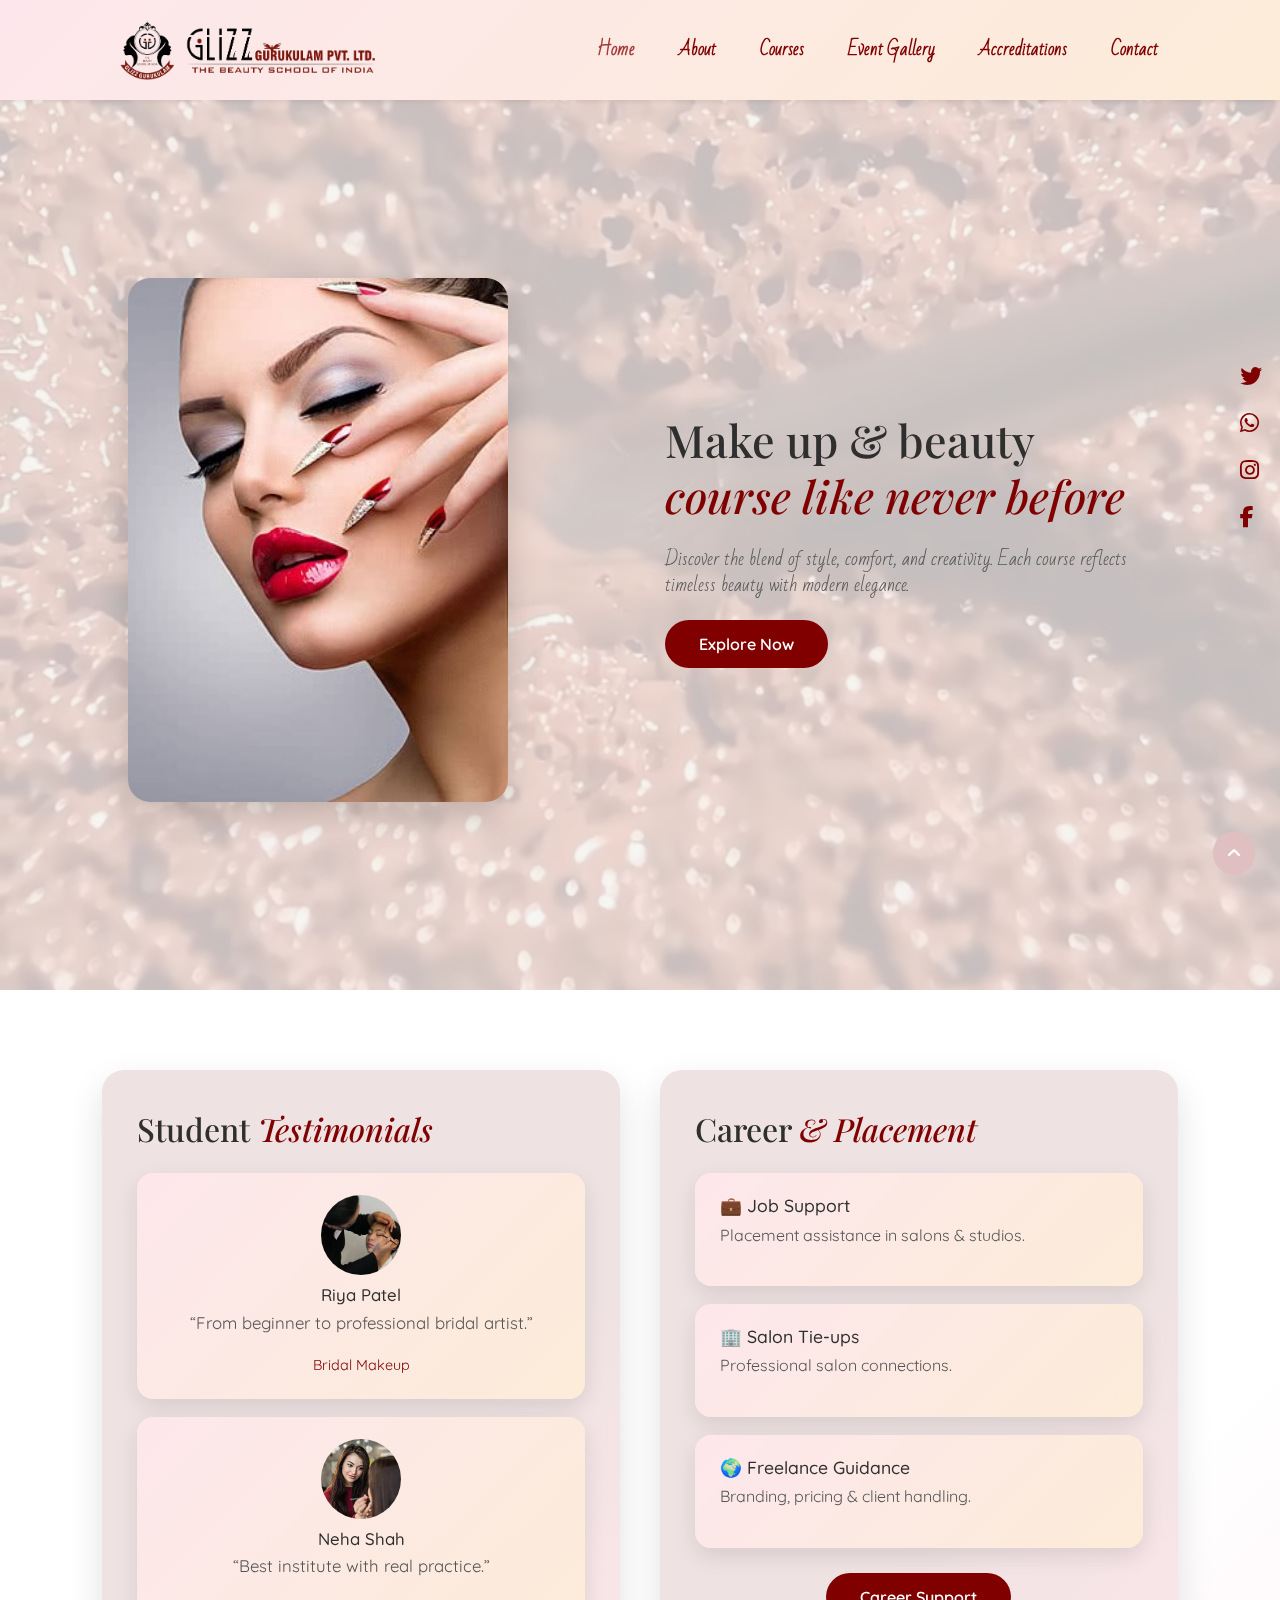
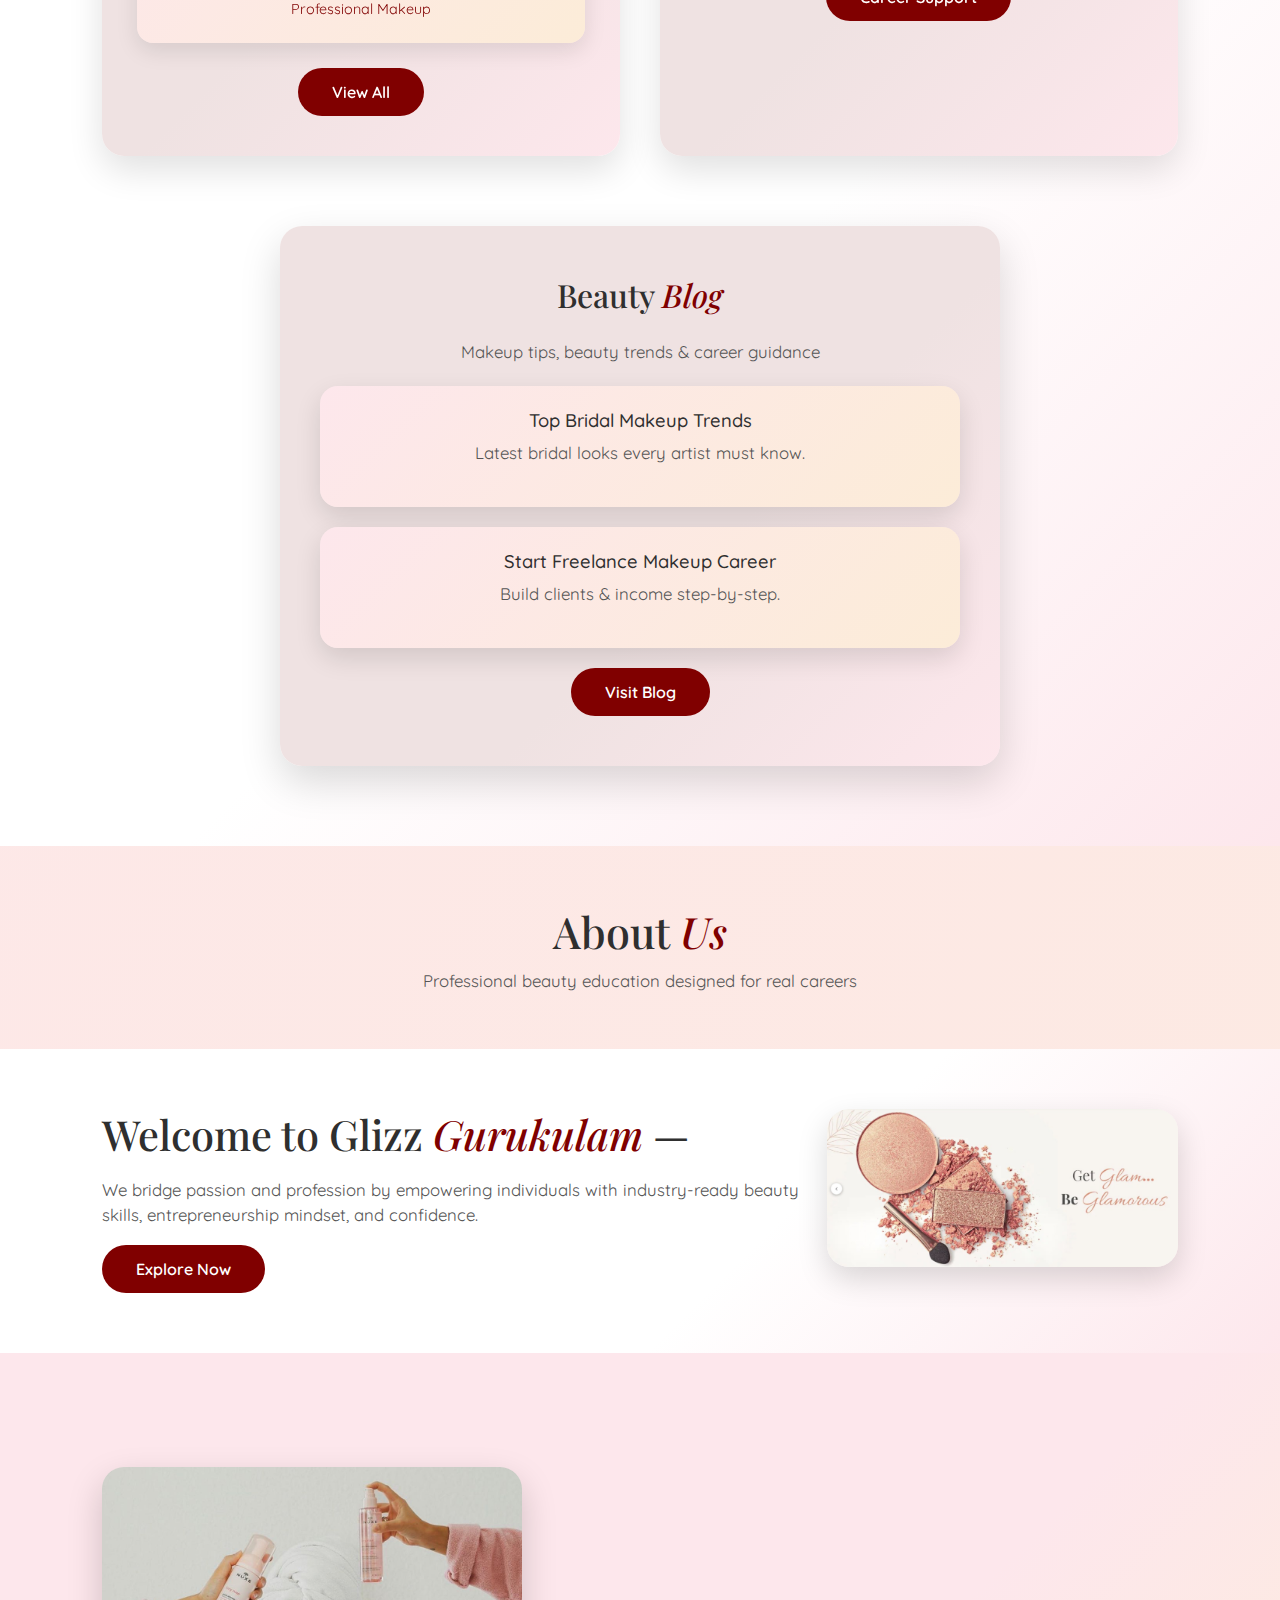
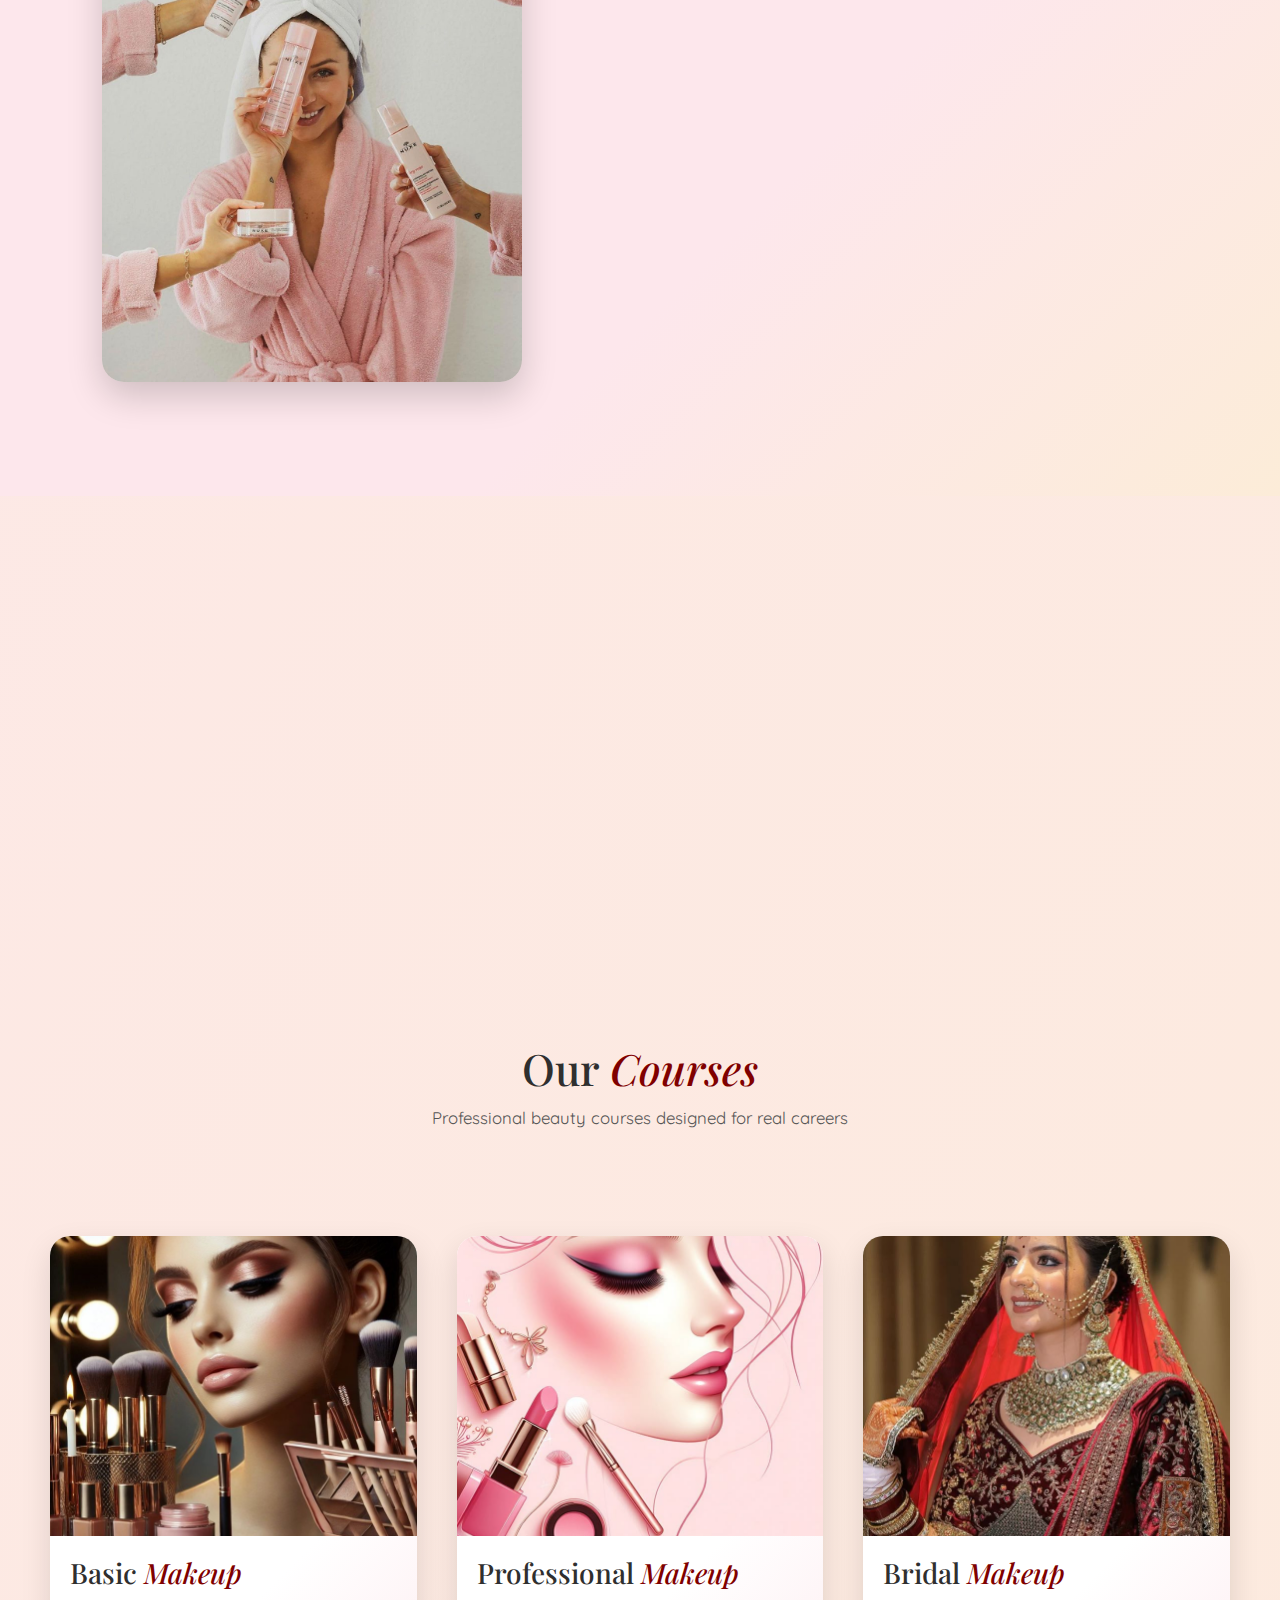
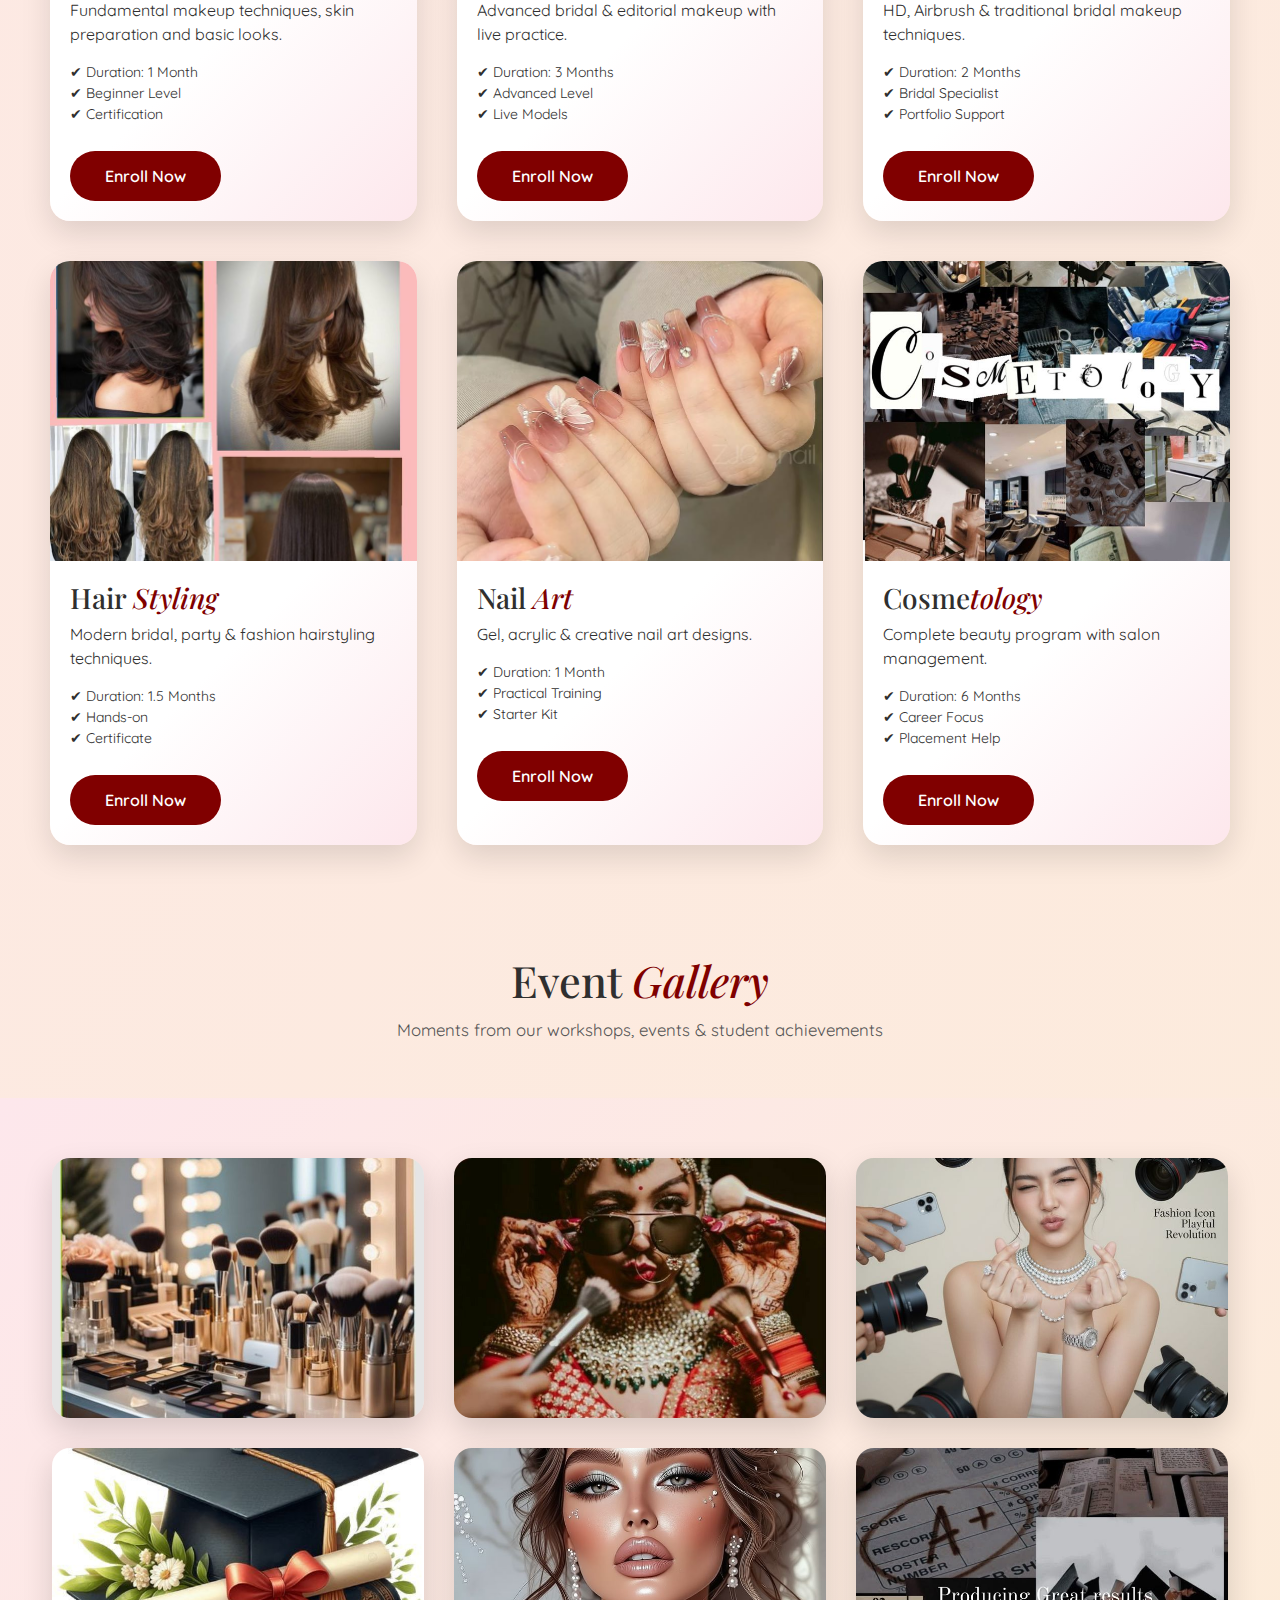
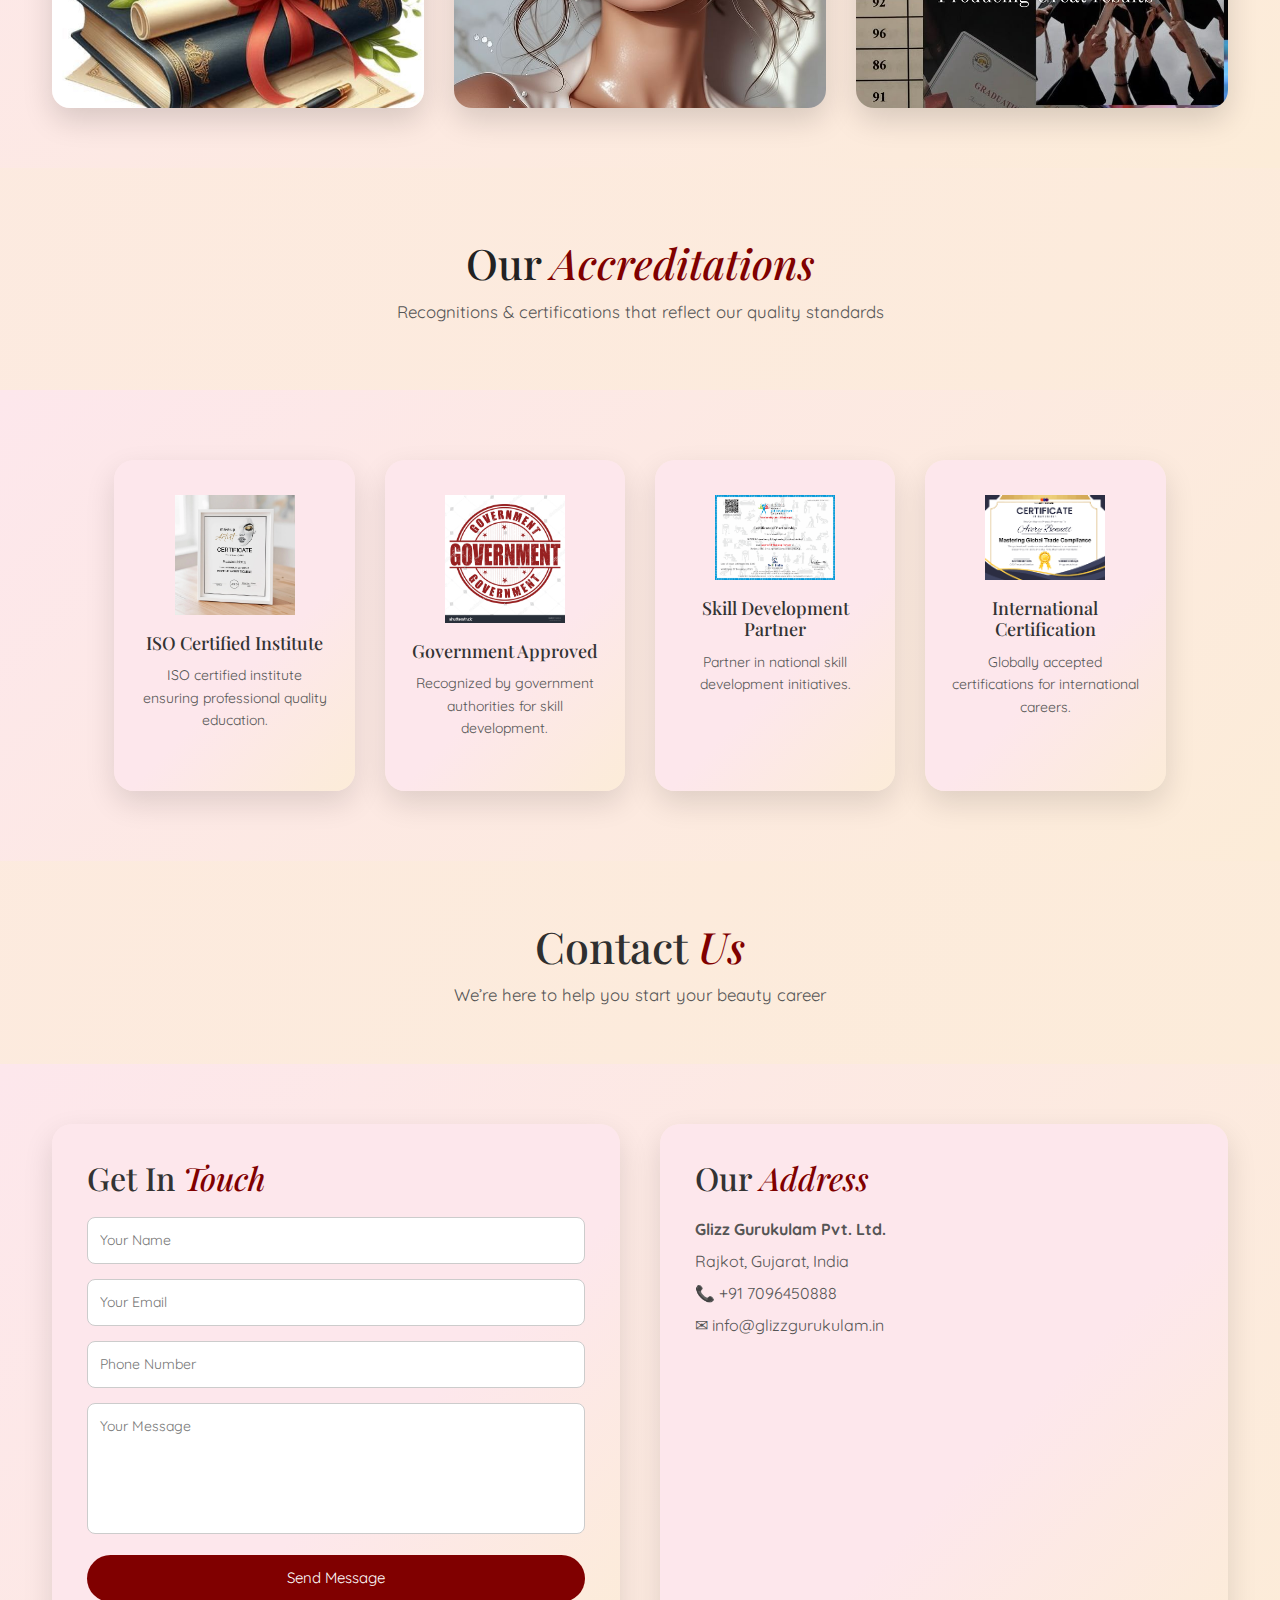
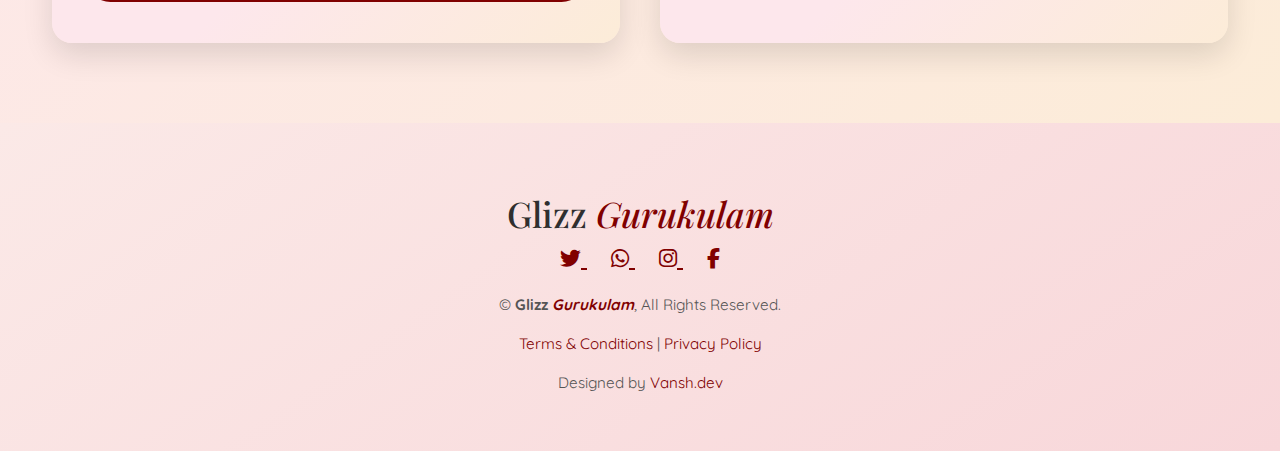
<file: index.html>
<!DOCTYPE html>
<html lang="en">
<head>
  <meta charset="UTF-8" />
  <meta name="viewport" content="width=device-width, initial-scale=1.0" />
  <title>Glizz Gurukulam</title>
  <!-- Social Icons-->
  <link rel="stylesheet" href="https://cdnjs.cloudflare.com/ajax/libs/font-awesome/6.5.0/css/all.min.css">

  <!-- Bootstrap -->
  <link href="https://cdn.jsdelivr.net/npm/bootstrap@5.3.0/dist/css/bootstrap.min.css" rel="stylesheet">

  <!-- Font Awesome -->
  <link rel="stylesheet" href="https://cdnjs.cloudflare.com/ajax/libs/font-awesome/6.5.0/css/all.min.css">

  <!-- Google Fonts -->
  <link href="https://fonts.googleapis.com/css2?family=Playfair+Display:wght@400;600&family=Quicksand:wght@400;500&family=Bad+Script&display=swap" rel="stylesheet">

  <!-- Custom CSS -->
  <link rel="stylesheet" href="beautywebsite.css">
</head>

<body>

<!-- ================= HERO SECTION ================= -->
<div class="hero">

  <!-- Background Video -->
  <video autoplay muted loop playsinline class="bg-video">
    <source src="image/makeup.mp4" type="video/mp4">
  </video>

  
  <!-- ================= NAVBAR ================= -->
  <header class="navbar-wrapper">
    <nav class="navbar navbar-expand-lg shadow-sm">
      <div class="container">
        <a class="navbar-brand" href="#">
          <img src="image/gg_logo.png" alt="Logo">
        </a>

        <button class="navbar-toggler" type="button" data-bs-toggle="collapse" data-bs-target="#navbarNav">
          <span class="navbar-toggler-icon"></span>
        </button>

        <div class="collapse navbar-collapse justify-content-end" id="navbarNav">
          <ul class="navbar-nav nav-one-line">
            <li class="nav-item"><a class="nav-link active" href="#">Home</a></li>
            <li class="nav-item"><a class="nav-link" href="about.html">About</a></li>
            <li class="nav-item"><a class="nav-link" href="course.html">Courses</a></li>
            <li class="nav-item"><a class="nav-link" href="event-gallery.html">Event Gallery</a></li>
            <li class="nav-item"><a class="nav-link" href="accreditations.html">Accreditations</a></li>
            <li class="nav-item"><a class="nav-link" href="contact.html">Contact</a></li>
          </ul>
        </div>
      </div>
    </nav>
  </header>

  <!-- ================= HERO CONTENT ================= -->
  <div class="hero-content">
    <div class="left-image" data-animate>
      <img src="image/model 3.jpg" alt="Model">
    </div>

    <div class="right-text" data-animate>
      <h1>Make up & beauty <br /> <span>course like never before</span></h1>
      <p>
        Discover the blend of style, comfort, and creativity.
        Each course reflects timeless beauty with modern elegance.
      </p>
      <a href="course.html" class="btn-main">Explore Now</a>
    </div>
  </div>
</div>

<!-- ================= SOCIAL LINKS ================= -->
<div class="social-links">
  <a href="https://twitter.com" target="blank">
          <i class="fa-brands fa-twitter"></i>
    </a>

  <a href="https://wa.me/917096450888" target="_blank">
    <i class="fa-brands fa-whatsapp"></i>
  </a>

  <a href="https://www.instagram.com/" target="_blank">
    <i class="fa-brands fa-instagram"></i>
  </a>

  <a href="https://www.facebook.com/" target="_blank">
    <i class="fa-brands fa-facebook-f"></i>
  </a>    
</div>

<!-- ================= EXTRA SECTIONS ================= -->
<section class="extra-sections">

  <!-- ROW 1 -->
  <div class="extra-row">

    <!-- LEFT : TESTIMONIALS -->
    <div class="extra-box">
      <h2>Student <span>Testimonials</span></h2>

      <div class="testimonial-card">
        <img src="image/students.jfif" alt="">
        <h3>Riya Patel</h3>
        <p>“From beginner to professional bridal artist.”</p>
        <span>Bridal Makeup</span>
      </div>

      <div class="testimonial-card">
        <img src="image/students2.jfif" alt="">
        <h3>Neha Shah</h3>
        <p>“Best institute with real practice.”</p>
        <span>Professional Makeup</span>
      </div>

      <div style="text-align:center;margin-top:25px;">
        <a href="testimonials.html" class="btn-main">View All</a>
      </div>
    </div>

    <!-- RIGHT : CAREER -->
    <div class="extra-box">
      <h2>Career <span>& Placement</span></h2>

      <div class="career-card">
        <h3>💼 Job Support</h3>
        <p>Placement assistance in salons & studios.</p>
      </div>

      <div class="career-card">
        <h3>🏢 Salon Tie-ups</h3>
        <p>Professional salon connections.</p>
      </div>

      <div class="career-card">
        <h3>🌍 Freelance Guidance</h3>
        <p>Branding, pricing & client handling.</p>
      </div>

      <div style="text-align:center;margin-top:25px;">
        <a href="career.html" class="btn-main">Career Support</a>
      </div>
    </div>

  </div>

  <!-- ROW 2 : BLOG CENTER -->
  <div class="extra-center">
    <h2>Beauty <span>Blog</span></h2>
    <p>Makeup tips, beauty trends & career guidance</p>

    <div class="blog-card">
      <h3>Top Bridal Makeup Trends</h3>
      <p>Latest bridal looks every artist must know.</p>
      
    </div>

    <div class="blog-card">
      <h3>Start Freelance Makeup Career</h3>
      <p>Build clients & income step-by-step.</p>
      </div>

    <a href="beauty-blog.html" class="btn-main" style="margin-top:20px;">Visit Blog</a>
  </div>

</section>


<!-- ================= ABOUT HEADER ================= -->
<section class="about-header">
  <h1>About <span>Us</span></h1>
  <p>Professional beauty education designed for real careers</p>
</section>

<!-- ================= TOP SECTION ================= -->
<section class="top-section">
  <div>
    <h1 class="headline">Welcome to Glizz <span>Gurukulam</span> —</h1>
    <p class="description">
      We bridge passion and profession by empowering individuals with
      industry-ready beauty skills, entrepreneurship mindset, and confidence.
    </p>
    <a href="#" class="btn-main">Explore Now</a>
  </div>

  <div class="side-media">
    <img src="image/all makeup.png" alt="model"/>
  </div>
</section>

<!-- ================= ABOUT CONTENT ================= -->
<section class="services-section">

  <div class="services-img-holder">
    <img src="image/model.jpg" alt="Glizz Gurukulam Team">
  </div>

  <div class="service-cards">

    <div class="card" data-animate>
      <div class="card-title">
        Why Glizz <span>Gurukulam</span> —
      </div>
      <div class="card-desc">
        Learn directly from certified and experienced makeup artists who have
        worked with top brands, fashion shows, and bridal clients.
      </div>
    </div>

    <div class="card" data-animate>
      <div class="card-title">
        What people say <span>about us</span>
      </div>
      <div class="card-desc">
        Known for turning passion into profession and empowering students
        with confidence and creativity.
      </div>
    </div>

    <div class="card" data-animate>
      <div class="card-title">
        Latest <span>Articles</span> —
      </div>
      <div class="card-desc">
        Glizz Gurukulam, the city’s rising hub for professional makeup education,
        celebrates another successful training milestone.
      
  </div>
</section>

<!-- ================= INTRO / ABOUT SNAPSHOT ================= -->
<section class="about-snapshot" data-animate>
  <div class="about-container">
    
    <h2>About <span>Glizz Gurukulam</span></h2>

    <p class="about-text">
      Glizz Gurukulam is a professional beauty and makeup academy focused on
      transforming passion into successful careers. We provide industry-oriented
      training guided by certified experts and real-world practice.
    </p>

    <div class="mission-vision">
      <div class="mv-box">
        <h4>Our Mission</h4>
        <p>
          To deliver quality beauty education that builds skills, confidence,
          and professional excellence.
        </p>
      </div>

      <div class="mv-box">
        <h4>Our Vision</h4>
        <p>
          To become a trusted center for beauty education and career growth.
        </p>
      </div>
    </div>

  </div>
</section>


<!-- Bootstrap JS -->
<script src="https://cdn.jsdelivr.net/npm/bootstrap@5.3.0/dist/js/bootstrap.bundle.min.js"></script>

<!-- ================= PAGE HEADER ================= -->
<section class="courses-header">
  <h1>Our <span>Courses</span></h1>
  <p>Professional beauty courses designed for real careers</p>
</section>

<!-- ================= COURSES ================= -->
<section class="courses-container">
  <div class="courses-grid">

    <!-- CARD -->
    <div class="course-card">
      <img src="image/basic makeup.jfif" alt="">
      <div class="course-content">
        <h3>Basic <span> Makeup</span></h3>
        <p>Fundamental makeup techniques, skin preparation and basic looks.</p>
        <ul>
          <li>✔ Duration: 1 Month</li>
          <li>✔ Beginner Level</li>
          <li>✔ Certification</li>
        </ul>
        <button class="btn" onclick="openPopup('Basic Makeup')">Enroll Now</button>
      </div>
    </div>

    <div class="course-card">
      <img src="image/Professional Makeup.jfif" alt="">
      <div class="course-content">
        <h3>Professional<span> Makeup</span></h3>
        <p>Advanced bridal & editorial makeup with live practice.</p>
        <ul>
          <li>✔ Duration: 3 Months</li>
          <li>✔ Advanced Level</li>
          <li>✔ Live Models</li>
        </ul>
        <button class="btn" onclick="openPopup('Professional Makeup')">Enroll Now</button>
      </div>
    </div>

    <div class="course-card">
      <img src="image/bridal.jfif" alt="">
      <div class="course-content">
        <h3>Bridal <span> Makeup</span></h3>
        <p>HD, Airbrush & traditional bridal makeup techniques.</p>
        <ul>
          <li>✔ Duration: 2 Months</li>
          <li>✔ Bridal Specialist</li>
          <li>✔ Portfolio Support</li>
        </ul>
        <button class="btn" onclick="openPopup('Bridal Makeup')">Enroll Now</button>
      </div>
    </div>

    <div class="course-card">
      <img src="image/hair.jfif" alt="">
      <div class="course-content">
        <h3>Hair <span> Styling</span></h3>
        <p>Modern bridal, party & fashion hairstyling techniques.</p>
        <ul>
          <li>✔ Duration: 1.5 Months</li>
          <li>✔ Hands-on</li>
          <li>✔ Certificate</li>
        </ul>
        <button class="btn" onclick="openPopup('Hair Styling')">Enroll Now</button>
      </div>
    </div>

    <div class="course-card">
      <img src="image/Nails.jfif" alt="">
      <div class="course-content">
        <h3>Nail <span>Art</span></h3>
        <p>Gel, acrylic & creative nail art designs.</p>
        <ul>
          <li>✔ Duration: 1 Month</li>
          <li>✔ Practical Training</li>
          <li>✔ Starter Kit</li>
        </ul>
        <button class="btn" onclick="openPopup('Nail Art')">Enroll Now</button>
      </div>
    </div>

    <div class="course-card">
      <img src="image/cosmetology.jfif" alt="">
      <div class="course-content">
        <h3>Cosme<span>tology</span></h3>
        <p>Complete beauty program with salon management.</p>
        <ul>
          <li>✔ Duration: 6 Months</li>
          <li>✔ Career Focus</li>
          <li>✔ Placement Help</li>
        </ul>
        <button class="btn" onclick="openPopup('Cosmetology')">Enroll Now</button>
      </div>
    </div>

  </div>
</section>

<!-- ================= POPUP ================= -->
<div class="popup" id="popup">
  <div class="popup-box">
    <span class="close" onclick="closePopup()">×</span>
    <h2>Admission Form</h2>
    <p id="courseName"></p>
    <input type="text" placeholder="Full Name">
    <input type="email" placeholder="Email">
    <input type="tel" placeholder="Phone">
    <button class="btn">Submit</button>
  </div>
</div>

<!-- ================= JS ================= -->
<script>
function openPopup(course) {
  document.getElementById("popup").style.display = "block";
  document.getElementById("courseName").innerText = "Course: " + course;
}
function closePopup() {
  document.getElementById("popup").style.display = "none";
}
</script>

<script src="https://cdn.jsdelivr.net/npm/bootstrap@5.3.0/dist/js/bootstrap.bundle.min.js"></script>

<section class="gallery-page">

  <!-- HEADER -->
  <div class="gallery-header">
    <h1>Event <span>Gallery</span></h1>
    <p>Moments from our workshops, events & student achievements</p>
  </div>

  <!-- GALLERY -->
  <div class="gallery-section">
    <div class="container">
      <div class="gallery-grid">

        <div class="gallery-box">
          <img src="image/download (3).jfif" alt="">
          <div class="overlay"><h3>Makeup Workshop</h3></div>
        </div>

        <div class="gallery-box">
          <img src="image/Wedding poses.jfif" alt="">
          <div class="overlay"><h3>Bridal Training</h3></div>
        </div>

        <div class="gallery-box">
          <img src="image/Paparazzi 0_3.jfif" alt="">
          <div class="overlay"><h3>Live Model Practice</h3></div>
        </div>

        <div class="gallery-box">
          <img src="image/certificat.jfif" alt="">
          <div class="overlay"><h3>Certification Ceremony</h3></div>
        </div>

        <div class="gallery-box">
          <img src="image/fashionmodel.jfif" alt="">
          <div class="overlay"><h3>Fashion Show</h3></div>
        </div>

        <div class="gallery-box">
          <img src="image/Manifesting good grades.jfif" alt="">
          <div class="overlay"><h3>Student Achievement</h3></div>
        </div>

      </div>
    </div>
  </div>

</section>

<section class="accredit-page">

  <!-- HEADER -->
  <div class="accredit-header">
    <h1>Our <span>Accreditations</span></h1>
    <p>Recognitions & certifications that reflect our quality standards</p>
  </div>

  <!-- ACCREDITATIONS -->
  <div class="accredit-section">
    <div class="container">

      <div class="accredit-grid">

        <div class="accredit-card">
          <img src="image/iso.webp" alt="">
          <h3>ISO Certified Institute</h3>
          <p>ISO certified institute ensuring professional quality education.</p>
        </div>

        <div class="accredit-card">
          <img src="image/government.jpg" alt="">
          <h3>Government Approved</h3>
          <p>Recognized by government authorities for skill development.</p>
        </div>

        <div class="accredit-card">
          <img src="image/Skill Development Partner.png" alt="">
          <h3>Skill Development Partner</h3>
          <p>Partner in national skill development initiatives.</p>
        </div>

        <div class="accredit-card">
          <img src="image/International Certification.png" alt="">
          <h3>International Certification</h3>
          <p>Globally accepted certifications for international careers.</p>
        </div>

      </div>

    </div>
  </div>

</section>

<section class="contact-page">

  <!-- HEADER -->
  <div class="contact-header">
    <h1>Contact <span>Us</span></h1>
    <p>We’re here to help you start your beauty career</p>
  </div>

  <!-- CONTACT SECTION -->
  <div class="contact-section">
    <div class="container">

      <div class="contact-row">

        <!-- FORM -->
        <div class="contact-form">
          <h2>Get In <span> Touch</span></h2>

          <form>
            <input type="text" placeholder="Your Name" required>
            <input type="email" placeholder="Your Email" required>
            <input type="tel" placeholder="Phone Number" required>
            <textarea rows="5" placeholder="Your Message" required></textarea>
            <button type="submit">Send Message</button>
          </form>
        </div>

        <!-- INFO -->
        <div class="contact-info">
          <h2>Our<span> Address </span></h2>
          <p><strong>Glizz Gurukulam Pvt. Ltd.</strong></p>
          <p>Rajkot, Gujarat, India</p>
          <p>📞 +91 7096450888</p>
          <p>✉ info@glizzgurukulam.in</p>

          <div class="map-box">
            <iframe 
              src="https://www.google.com/maps/embed?pb=!1m18!1m12!1m3!1d4432.108683799398!2d70.75611798577981!3d22.28474862735002!2m3!1f0!2f0!3f0!3m2!1i1024!2i768!4f13.1!3m3!1m2!1s0x3959cb0d43dee2df%3A0x6f34a17d9fe1fe60!2sGlizz%20Gurukulam%20Pvt.%20Ltd.%20Beauty%20School!5e1!3m2!1sen!2sin!4v1766028452934!5m2!1sen!2sin" width="600" height="450" style="border:0;" allowfullscreen="" loading="lazy" referrerpolicy="no-referrer-when-downgrade"></iframe>
            </iframe>
          </div>
        </div>

      </div>

    </div>
  </div>

</section>


<!-- ================= FOOTER ================= -->
<footer class="footer">
  <h2>Glizz <span> Gurukulam</span></h2>

  <div class="social-icons">
    <a href="https://twitter.com" target="blank">
          <i class="fa-brands fa-twitter"></i>
    </a>

  <a href="https://wa.me/917096450888" target="_blank">
    <i class="fa-brands fa-whatsapp"></i>
  </a>

  <a href="https://www.instagram.com/" target="_blank">
    <i class="fa-brands fa-instagram"></i>
  </a>

  <a href="https://www.facebook.com/" target="_blank">
    <i class="fa-brands fa-facebook-f"></i>
  </a>    

    
  </div>

  <div class="bottom">
    <p>© <strong>Glizz <span> Gurukulam</span></strong>, All Rights Reserved.</p>
    <p>
      <a href="terms.html">Terms & Conditions</a> |
      <a href="privacy.html">Privacy Policy</a>
    </p>
    <p>Designed by <a href="#">Vansh.dev</a></p>
  </div>

  <button class="to-top" onclick="scrollTo()">
    <i class="fa-solid fa-angle-up"></i>
  </button>
</footer>

<!-- ================= SCRIPTS ================= -->
<script>
  // Scroll animation
  const elements = document.querySelectorAll("[data-animate]");
  const observer = new IntersectionObserver(entries => {
    entries.forEach(entry => {
      if (entry.isIntersecting) {
        entry.target.classList.add("show");
      }
    });
  });
  elements.forEach(el => observer.observe(el));

  function scrollToTop() {
    window.scrollTo({ top: 0, behavior: 'smooth' });
  }
</script>

<script src="https://cdn.jsdelivr.net/npm/bootstrap@5.3.0/dist/js/bootstrap.bundle.min.js"></script>

</body>
</html>
</file>
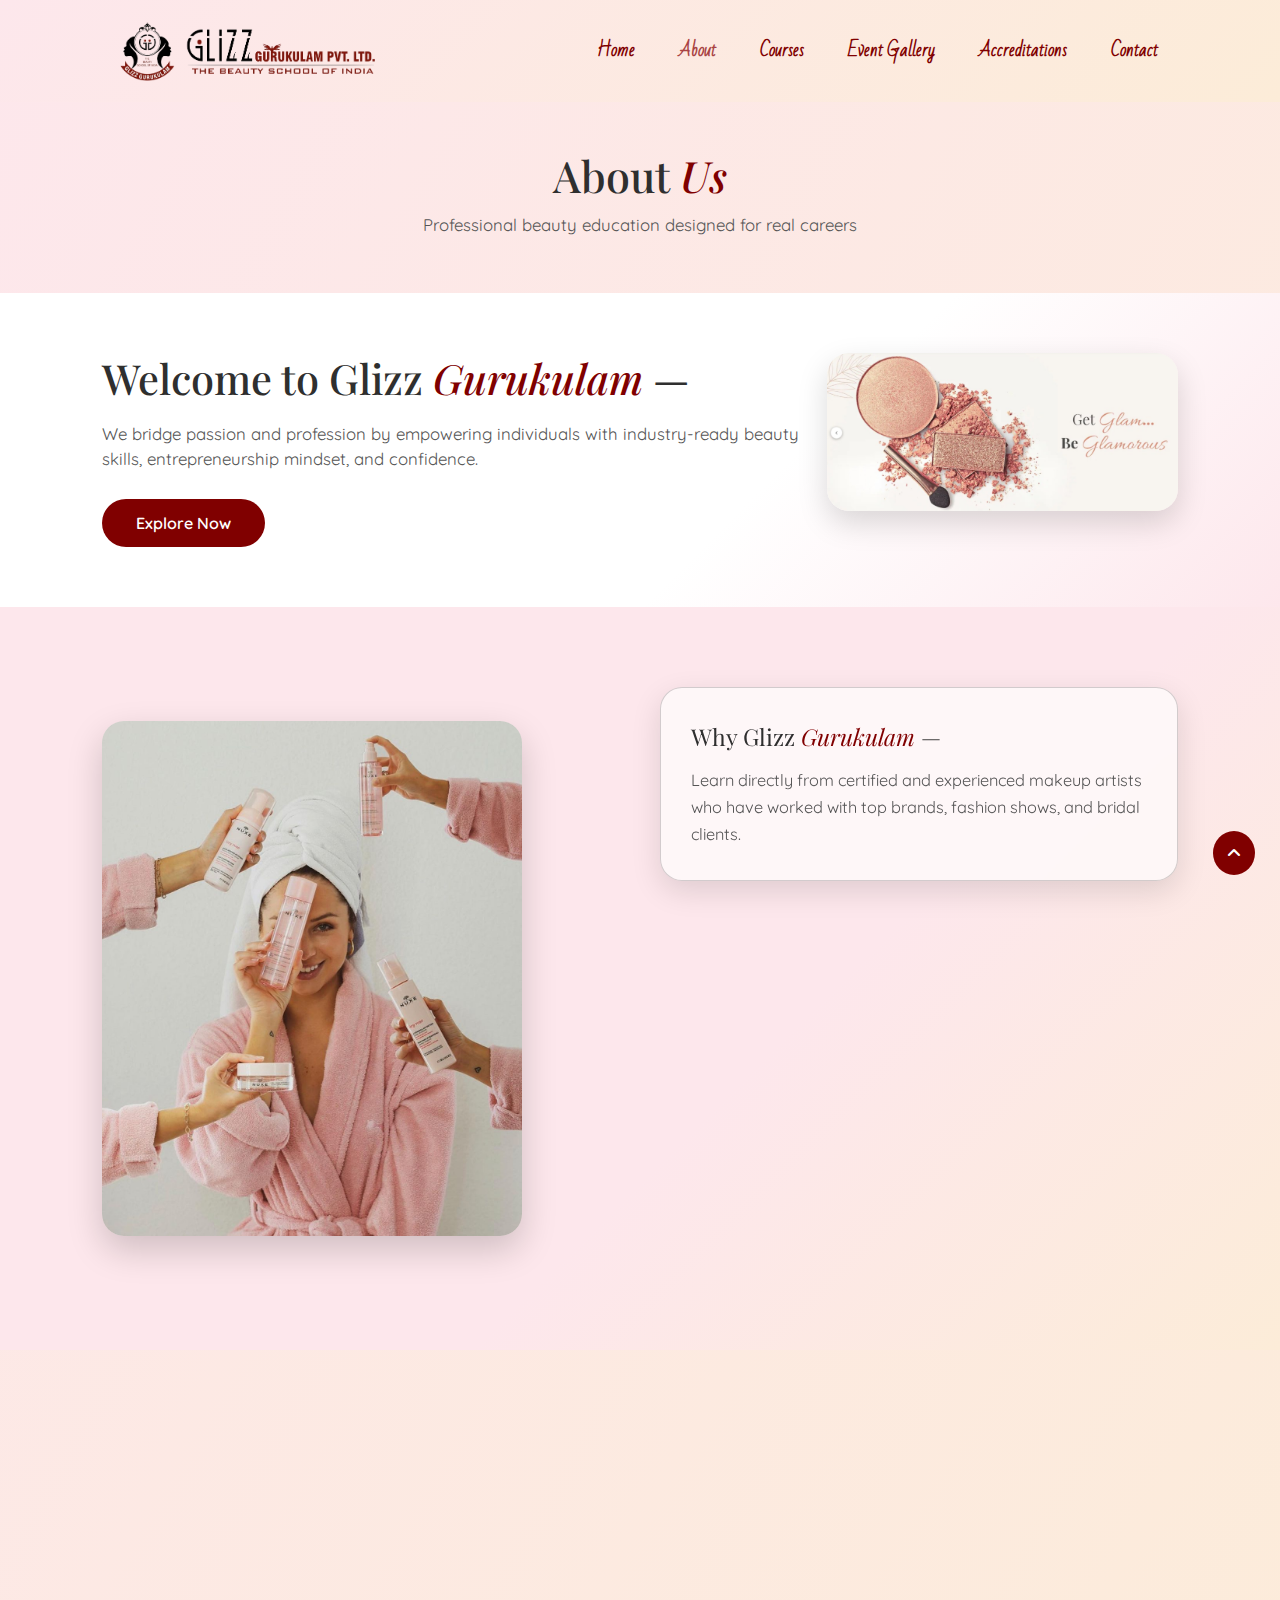
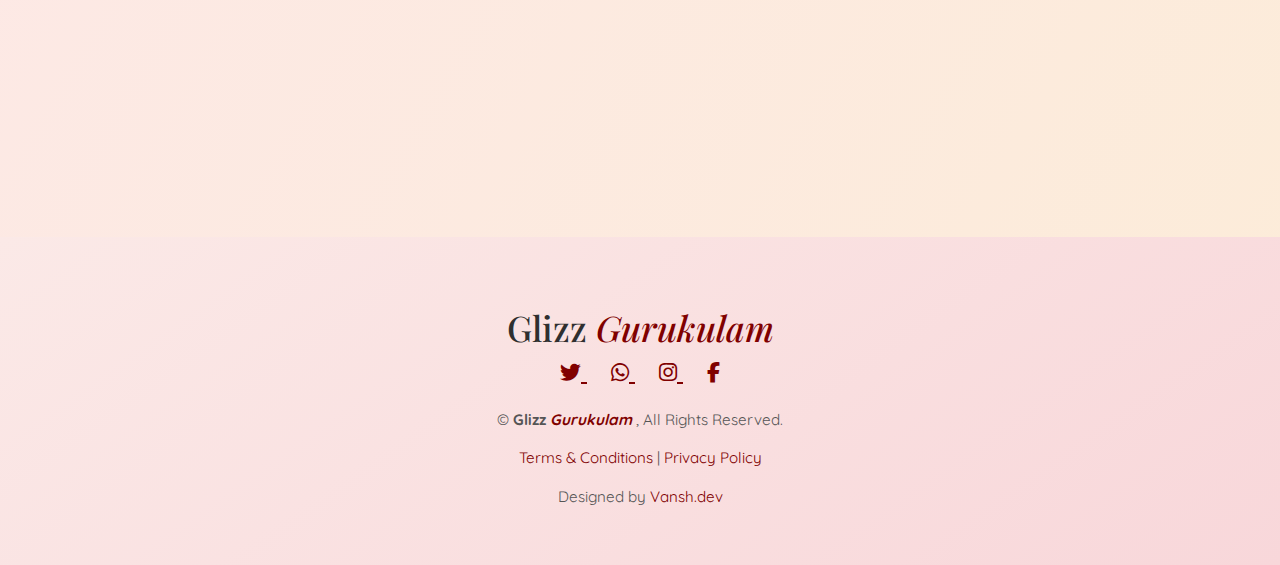
<file: about.html>
<!DOCTYPE html>
<html lang="en">
<head>
  <meta charset="UTF-8">
  <title>About Us | Glizz Gurukulam</title>
  <meta name="viewport" content="width=device-width, initial-scale=1.0">

  <link rel="stylesheet" href="https://cdnjs.cloudflare.com/ajax/libs/font-awesome/6.5.0/css/all.min.css">


  <!-- Bootstrap CSS -->
  <link href="https://cdn.jsdelivr.net/npm/bootstrap@5.3.0/dist/css/bootstrap.min.css" rel="stylesheet">

  <!-- Google Fonts -->
  <link href="https://fonts.googleapis.com/css2?family=Playfair+Display:wght@500;700&family=Quicksand:wght@400;500&family=Bad+Script&display=swap" rel="stylesheet">

  <!-- Custom CSS -->
  <link rel="stylesheet" href="about.css">
</head>

<body>

<!-- ================= NAVBAR ================= -->
<header class="navbar-wrapper">
  <nav class="navbar navbar-expand-lg">
    <div class="container">
      <a class="navbar-brand" href="beautywebsite.html">
        <img src="image/gg_logo.png" alt="Glizz Gurukulam Logo">
      </a>

      <button class="navbar-toggler" type="button" data-bs-toggle="collapse" data-bs-target="#navbarNav">
        <span class="navbar-toggler-icon"></span>
      </button>

      <div class="collapse navbar-collapse justify-content-end" id="navbarNav">
        <ul class="navbar-nav nav-one-line">
          <li class="nav-item"><a class="nav-link" href="index.html">Home</a></li>
          <li class="nav-item"><a class="nav-link active" href="about.html">About</a></li>
          <li class="nav-item"><a class="nav-link" href="course.html">Courses</a></li>
          <li class="nav-item"><a class="nav-link" href="event-gallery.html">Event Gallery</a></li>
          <li class="nav-item"><a class="nav-link" href="accreditations.html">Accreditations</a></li>
          <li class="nav-item"><a class="nav-link" href="contact.html">Contact</a></li>
        </ul>
      </div>
    </div>
  </nav>
</header>

<!-- ================= ABOUT HEADER ================= -->
<section class="about-header">
  <h1>About <span>Us</span></h1>
  <p>Professional beauty education designed for real careers</p>
</section>

<!-- ================= TOP SECTION ================= -->
<section class="top-section">
  <div>
    <h1 class="headline">Welcome to Glizz <span>Gurukulam</span> —</h1>
    <p class="description">
      We bridge passion and profession by empowering individuals with
      industry-ready beauty skills, entrepreneurship mindset, and confidence.
    </p>
    <a href="#" class="btn-main">Explore Now</a>
  </div>

  <div class="side-media">
    <img src="image/all makeup.png" alt="model"/>
  </div>
</section>


<!-- ================= ABOUT CONTENT ================= -->
<section class="services-section">

  <div class="services-img-holder">
    <img src="image/model.jpg" alt="Glizz Gurukulam Team">
  </div>

  <div class="service-cards">

    <div class="card" data-animate>
      <div class="card-title">
        Why Glizz <span>Gurukulam</span> —
      </div>
      <div class="card-desc">
        Learn directly from certified and experienced makeup artists who have
        worked with top brands, fashion shows, and bridal clients.
      </div>
    </div>

    <div class="card" data-animate>
      <div class="card-title">
        What people say <span>about us</span>
      </div>
      <div class="card-desc">
        Known for turning passion into profession and empowering students
        with confidence and creativity.
      </div>
    </div>

    <div class="card" data-animate>
      <div class="card-title">
        Latest <span>Articles</span> —
      </div>
      <div class="card-desc">
        Glizz Gurukulam, the city’s rising hub for professional makeup education,
        celebrates another successful training milestone.
      

  </div>
</section>

<!-- ================= INTRO / ABOUT SNAPSHOT ================= -->
<section class="about-snapshot" data-animate>
  <div class="about-container">
    
    <h2>About <span>Glizz Gurukulam</span></h2>

    <p class="about-text">
      Glizz Gurukulam is a professional beauty and makeup academy focused on
      transforming passion into successful careers. We provide industry-oriented
      training guided by certified experts and real-world practice.
    </p>

    <div class="mission-vision">
      <div class="mv-box">
        <h4>Our Mission</h4>
        <p>
          To deliver quality beauty education that builds skills, confidence,
          and professional excellence.
        </p>
      </div>

      <div class="mv-box">
        <h4>Our Vision</h4>
        <p>
          To become a trusted center for beauty education and career growth.
        </p>
      </div>
    </div>

  </div>
</section>

<!-- ================= FOOTER ================= -->
<footer class="footer">
  <h2>Glizz <span> Gurukulam</span></h2>

  <div class="social-icons">
    <a href="https://twitter.com" target="blank">
          <i class="fa-brands fa-twitter"></i>
    </a>

  <a href="https://wa.me/917096450888" target="_blank">
    <i class="fa-brands fa-whatsapp"></i>
  </a>

  <a href="https://www.instagram.com/" target="_blank">
    <i class="fa-brands fa-instagram"></i>
  </a>

  <a href="https://www.facebook.com/" target="_blank">
    <i class="fa-brands fa-facebook-f"></i>
  </a>    

    
  </div>

  <div class="bottom">
    <p>© <strong>Glizz <span> Gurukulam</span> </strong>, All Rights Reserved.</p>
    <p>
      <a href="#">Terms & Conditions</a> |
      <a href="#">Privacy Policy</a>
    </p>
    <p>Designed by <a href="#">Vansh.dev</a></p>
  </div>

  <button class="to-top" onclick="scrollToTop()">
    <i class="fa-solid fa-angle-up"></i>
  </button>
</footer>

<!-- ================= SCRIPTS ================= -->
<script>
  // Scroll animation
  const elements = document.querySelectorAll("[data-animate]");
  const observer = new IntersectionObserver(entries => {
    entries.forEach(entry => {
      if (entry.isIntersecting) {
        entry.target.classList.add("show");
      }
    });
  });
  elements.forEach(el => observer.observe(el));

  function scrollToTop() {
    window.scrollTo({ top: 0, behavior: 'smooth' });
  }
</script>

<script src="https://cdn.jsdelivr.net/npm/bootstrap@5.3.0/dist/js/bootstrap.bundle.min.js"></script>



<!-- Bootstrap JS -->
<script src="https://cdn.jsdelivr.net/npm/bootstrap@5.3.0/dist/js/bootstrap.bundle.min.js"></script>

</body>
</html>
</file>
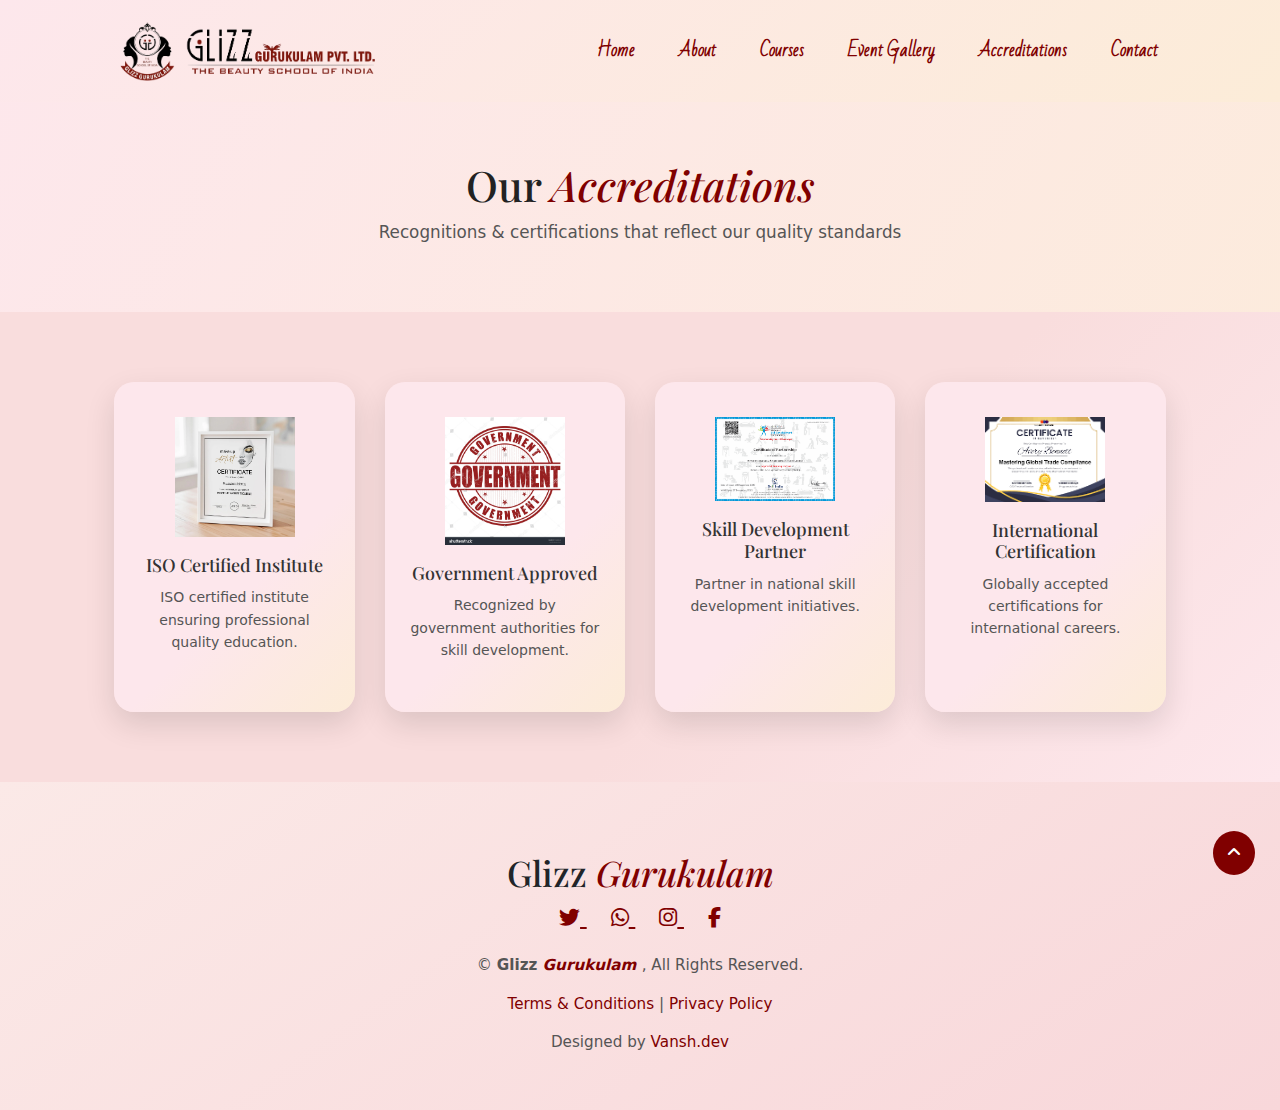
<file: accreditations.html>
<!DOCTYPE html>
<html lang="en">
<head>
  <meta charset="UTF-8">
  <title>Our Accreditations</title>

  <!-- Social Icons-->
  <link rel="stylesheet" href="https://cdnjs.cloudflare.com/ajax/libs/font-awesome/6.5.0/css/all.min.css">


  <!-- CSS -->
  <link rel="stylesheet" href="accreditations.css">

  <!-- Bootstrap -->
  <link href="https://cdn.jsdelivr.net/npm/bootstrap@5.3.0/dist/css/bootstrap.min.css" rel="stylesheet">

  <!-- Fonts -->
  <link href="https://fonts.googleapis.com/css2?family=Playfair+Display:wght@500;700&family=Quicksand:wght@400;500&family=Bad+Script&display=swap" rel="stylesheet">

<body>

  <!-- ================= NAVBAR ================= -->
<header class="navbar-wrapper">
  <nav class="navbar navbar-expand-lg">
    <div class="container">
      <a class="navbar-brand" href="beautywebsite.html">
        <img src="image/gg_logo.png" alt="Glizz Gurukulam Logo">
      </a>

      <button class="navbar-toggler" type="button" data-bs-toggle="collapse" data-bs-target="#navbarNav">
        <span class="navbar-toggler-icon"></span>
      </button>

      <div class="collapse navbar-collapse justify-content-end" id="navbarNav">
        <ul class="navbar-nav nav-one-line">
          <li class="nav-item"><a class="nav-link" href="index.html">Home</a></li>
          <li class="nav-item"><a class="nav-link " href="about.html">About</a></li>
          <li class="nav-item"><a class="nav-link" href="course.html">Courses</a></li>
          <li class="nav-item"><a class="nav-link" href="event-gallery.html">Event Gallery</a></li>
          <li class="nav-item"><a class="nav-link" href="accreditations.html">Accreditations</a></li>
          <li class="nav-item"><a class="nav-link" href="contact.html">Contact</a></li>
        </ul>
      </div>
    </div>
  </nav>
</header>


<section class="accredit-page">

  <!-- HEADER -->
  <div class="accredit-header">
    <h1>Our <span>Accreditations</span></h1>
    <p>Recognitions & certifications that reflect our quality standards</p>
  </div>

  <!-- ACCREDITATIONS -->
  <div class="accredit-section">
    <div class="container">

      <div class="accredit-grid">

        <div class="accredit-card">
          <img src="image/iso.webp" alt="">
          <h3>ISO Certified Institute</h3>
          <p>ISO certified institute ensuring professional quality education.</p>
        </div>

        <div class="accredit-card">
          <img src="image/government.jpg" alt="">
          <h3>Government Approved</h3>
          <p>Recognized by government authorities for skill development.</p>
        </div>

        <div class="accredit-card">
          <img src="image/Skill Development Partner.png" alt="">
          <h3>Skill Development Partner</h3>
          <p>Partner in national skill development initiatives.</p>
        </div>

        <div class="accredit-card">
          <img src="image/International Certification.png" alt="">
          <h3>International Certification</h3>
          <p>Globally accepted certifications for international careers.</p>
        </div>

      </div>

    </div>
  </div>

</section>

<!-- ================= FOOTER ================= -->
<footer class="footer">
  <h2>Glizz <span> Gurukulam</span></h2>

  <div class="social-icons">
    <a href="https://twitter.com" target="blank">
          <i class="fa-brands fa-twitter"></i>
    </a>

  <a href="https://wa.me/917096450888" target="_blank">
    <i class="fa-brands fa-whatsapp"></i>
  </a>

  <a href="https://www.instagram.com/" target="_blank">
    <i class="fa-brands fa-instagram"></i>
  </a>

  <a href="https://www.facebook.com/" target="_blank">
    <i class="fa-brands fa-facebook-f"></i>
  </a>    

    
  </div>

  <div class="bottom">
    <p>© <strong>Glizz <span> Gurukulam</span> </strong>, All Rights Reserved.</p>
    <p>
      <a href="#">Terms & Conditions</a> |
      <a href="#">Privacy Policy</a>
    </p>
    <p>Designed by <a href="#">Vansh.dev</a></p>
  </div>

  <button class="to-top" onclick="scrollToTop()">
    <i class="fa-solid fa-angle-up"></i>
  </button>
</footer>

<!-- ================= SCRIPTS ================= -->
<script>
  // Scroll animation
  const elements = document.querySelectorAll("[data-animate]");
  const observer = new IntersectionObserver(entries => {
    entries.forEach(entry => {
      if (entry.isIntersecting) {
        entry.target.classList.add("show");
      }
    });
  });
  elements.forEach(el => observer.observe(el));

  function scrollToTop() {
    window.scrollTo({ top: 0, behavior: 'smooth' });
  }
</script>

<script src="https://cdn.jsdelivr.net/npm/bootstrap@5.3.0/dist/js/bootstrap.bundle.min.js"></script>

</body>
</html>
</file>
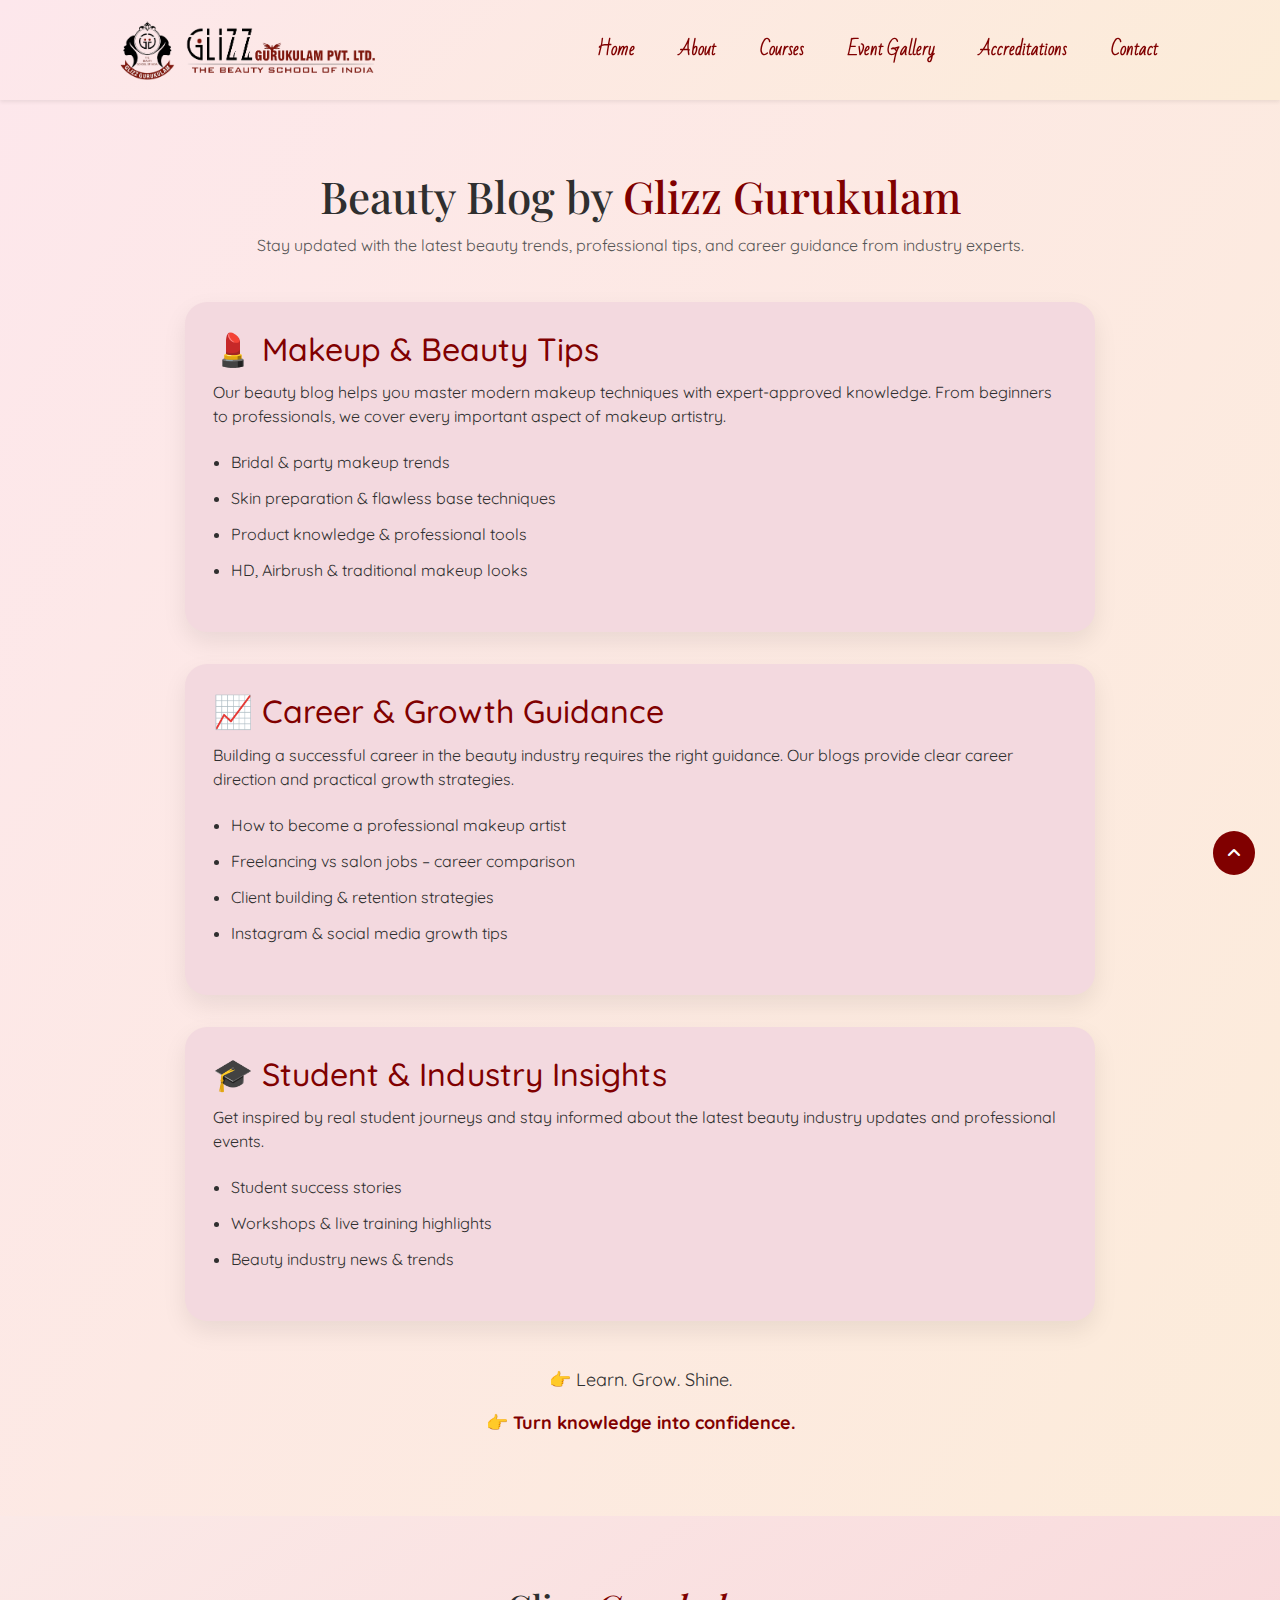
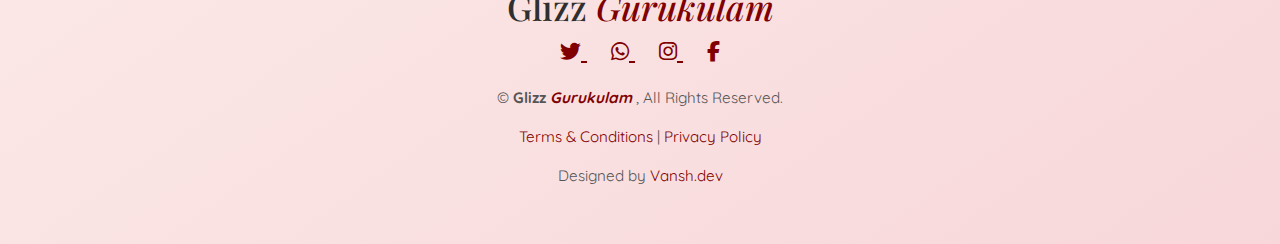
<file: beauty-blog.html>
<!DOCTYPE html>
<html lang="en">
<head>
  <meta charset="UTF-8">
  <title>Beauty Blog | Glizz Gurukulam</title>

  <!-- SEO -->
  <meta name="description" content="Glizz Gurukulam Beauty Blog – Latest makeup trends, professional beauty tips, and career guidance for aspiring makeup artists.">
  <meta name="keywords" content="beauty blog, makeup tips, bridal makeup, makeup career, Glizz Gurukulam">
  <meta name="viewport" content="width=device-width, initial-scale=1.0">

  <!-- Fonts -->
  <link href="https://fonts.googleapis.com/css2?family=Playfair+Display:wght@600&family=Quicksand:wght@400;500&display=swap" rel="stylesheet">

  <!-- Bootstrap -->
  <link href="https://cdn.jsdelivr.net/npm/bootstrap@5.3.0/dist/css/bootstrap.min.css" rel="stylesheet">

  <!-- Font Awesome -->
  <link rel="stylesheet" href="https://cdnjs.cloudflare.com/ajax/libs/font-awesome/6.5.0/css/all.min.css">

  <!-- Google Fonts -->
  <link href="https://fonts.googleapis.com/css2?family=Playfair+Display:wght@400;600&family=Quicksand:wght@400;500&family=Bad+Script&display=swap" rel="stylesheet">


<!-- Social Icons-->
  <link rel="stylesheet" href="https://cdnjs.cloudflare.com/ajax/libs/font-awesome/6.5.0/css/all.min.css">

  <!-- CSS -->
  <link rel="stylesheet" href="beauty-blog.css">
</head>

<body>

  <!-- ================= NAVBAR ================= -->
  <header class="navbar-wrapper">
    <nav class="navbar navbar-expand-lg shadow-sm">
      <div class="container">
        <a class="navbar-brand" href="#">
          <img src="image/gg_logo.png" alt="Logo">
        </a>

        <button class="navbar-toggler" type="button" data-bs-toggle="collapse" data-bs-target="#navbarNav">
          <span class="navbar-toggler-icon"></span>
        </button>

        <div class="collapse navbar-collapse justify-content-end" id="navbarNav">
          <ul class="navbar-nav nav-one-line">
            <li class="nav-item"><a class="nav-link" href="index.html">Home</a></li>
            <li class="nav-item"><a class="nav-link" href="about.html">About</a></li>
            <li class="nav-item"><a class="nav-link" href="course.html">Courses</a></li>
            <li class="nav-item"><a class="nav-link" href="event-gallery.html">Event Gallery</a></li>
            <li class="nav-item"><a class="nav-link" href="accreditations.html">Accreditations</a></li>
            <li class="nav-item"><a class="nav-link" href="contact.html">Contact</a></li>
          </ul>
        </div>
      </div>
    </nav>
  </header>
  

<section class="beauty-blog-info">

  <header class="blog-header">
    <h1>Beauty Blog by <span>Glizz Gurukulam</span></h1>
    <p class="subtitle">
      Stay updated with the latest beauty trends, professional tips,
      and career guidance from industry experts.
    </p>
  </header>

  <!-- MAKEUP -->
  <article class="blog-block">
    <h2>💄 Makeup & Beauty Tips</h2>
    <p>
      Our beauty blog helps you master modern makeup techniques with
      expert-approved knowledge. From beginners to professionals,
      we cover every important aspect of makeup artistry.
    </p>
    <ul>
      <li>Bridal & party makeup trends</li>
      <li>Skin preparation & flawless base techniques</li>
      <li>Product knowledge & professional tools</li>
      <li>HD, Airbrush & traditional makeup looks</li>
    </ul>
  </article>

  <!-- CAREER -->
  <article class="blog-block">
    <h2>📈 Career & Growth Guidance</h2>
    <p>
      Building a successful career in the beauty industry requires
      the right guidance. Our blogs provide clear career direction
      and practical growth strategies.
    </p>
    <ul>
      <li>How to become a professional makeup artist</li>
      <li>Freelancing vs salon jobs – career comparison</li>
      <li>Client building & retention strategies</li>
      <li>Instagram & social media growth tips</li>
    </ul>
  </article>

  <!-- STUDENT -->
  <article class="blog-block">
    <h2>🎓 Student & Industry Insights</h2>
    <p>
      Get inspired by real student journeys and stay informed about
      the latest beauty industry updates and professional events.
    </p>
    <ul>
      <li>Student success stories</li>
      <li>Workshops & live training highlights</li>
      <li>Beauty industry news & trends</li>
    </ul>
  </article>

  <!-- CTA -->
  <div class="blog-cta">
    <p>👉 Learn. Grow. Shine.</p>
    <strong>👉 Turn knowledge into confidence.</strong>
  </div>

</section>

<!-- ================= FOOTER ================= -->
<footer class="footer">
  <h2>Glizz <span> Gurukulam</span></h2>

  <div class="social-icons">
    <a href="https://twitter.com" target="blank">
          <i class="fa-brands fa-twitter"></i>
    </a>

  <a href="https://wa.me/917096450888" target="_blank">
    <i class="fa-brands fa-whatsapp"></i>
  </a>

  <a href="https://www.instagram.com/" target="_blank">
    <i class="fa-brands fa-instagram"></i>
  </a>

  <a href="https://www.facebook.com/" target="_blank">
    <i class="fa-brands fa-facebook-f"></i>
  </a>    

    
  </div>

  <div class="bottom">
    <p>© <strong>Glizz <span> Gurukulam</span> </strong>, All Rights Reserved.</p>
    <p>
      <a href="#">Terms & Conditions</a> |
      <a href="#">Privacy Policy</a>
    </p>
    <p>Designed by <a href="#">Vansh.dev</a></p>
  </div>

  <button class="to-top" onclick="scrollToTop()">
    <i class="fa-solid fa-angle-up"></i>
  </button>
</footer>

<!-- ================= SCRIPTS ================= -->
<script>
  // Scroll animation
  const elements = document.querySelectorAll("[data-animate]");
  const observer = new IntersectionObserver(entries => {
    entries.forEach(entry => {
      if (entry.isIntersecting) {
        entry.target.classList.add("show");
      }
    });
  });
  elements.forEach(el => observer.observe(el));

  function scrollToTop() {
    window.scrollTo({ top: 0, behavior: 'smooth' });
  }
</script>

<script src="https://cdn.jsdelivr.net/npm/bootstrap@5.3.0/dist/js/bootstrap.bundle.min.js"></script>

</body>
</html>
</file>
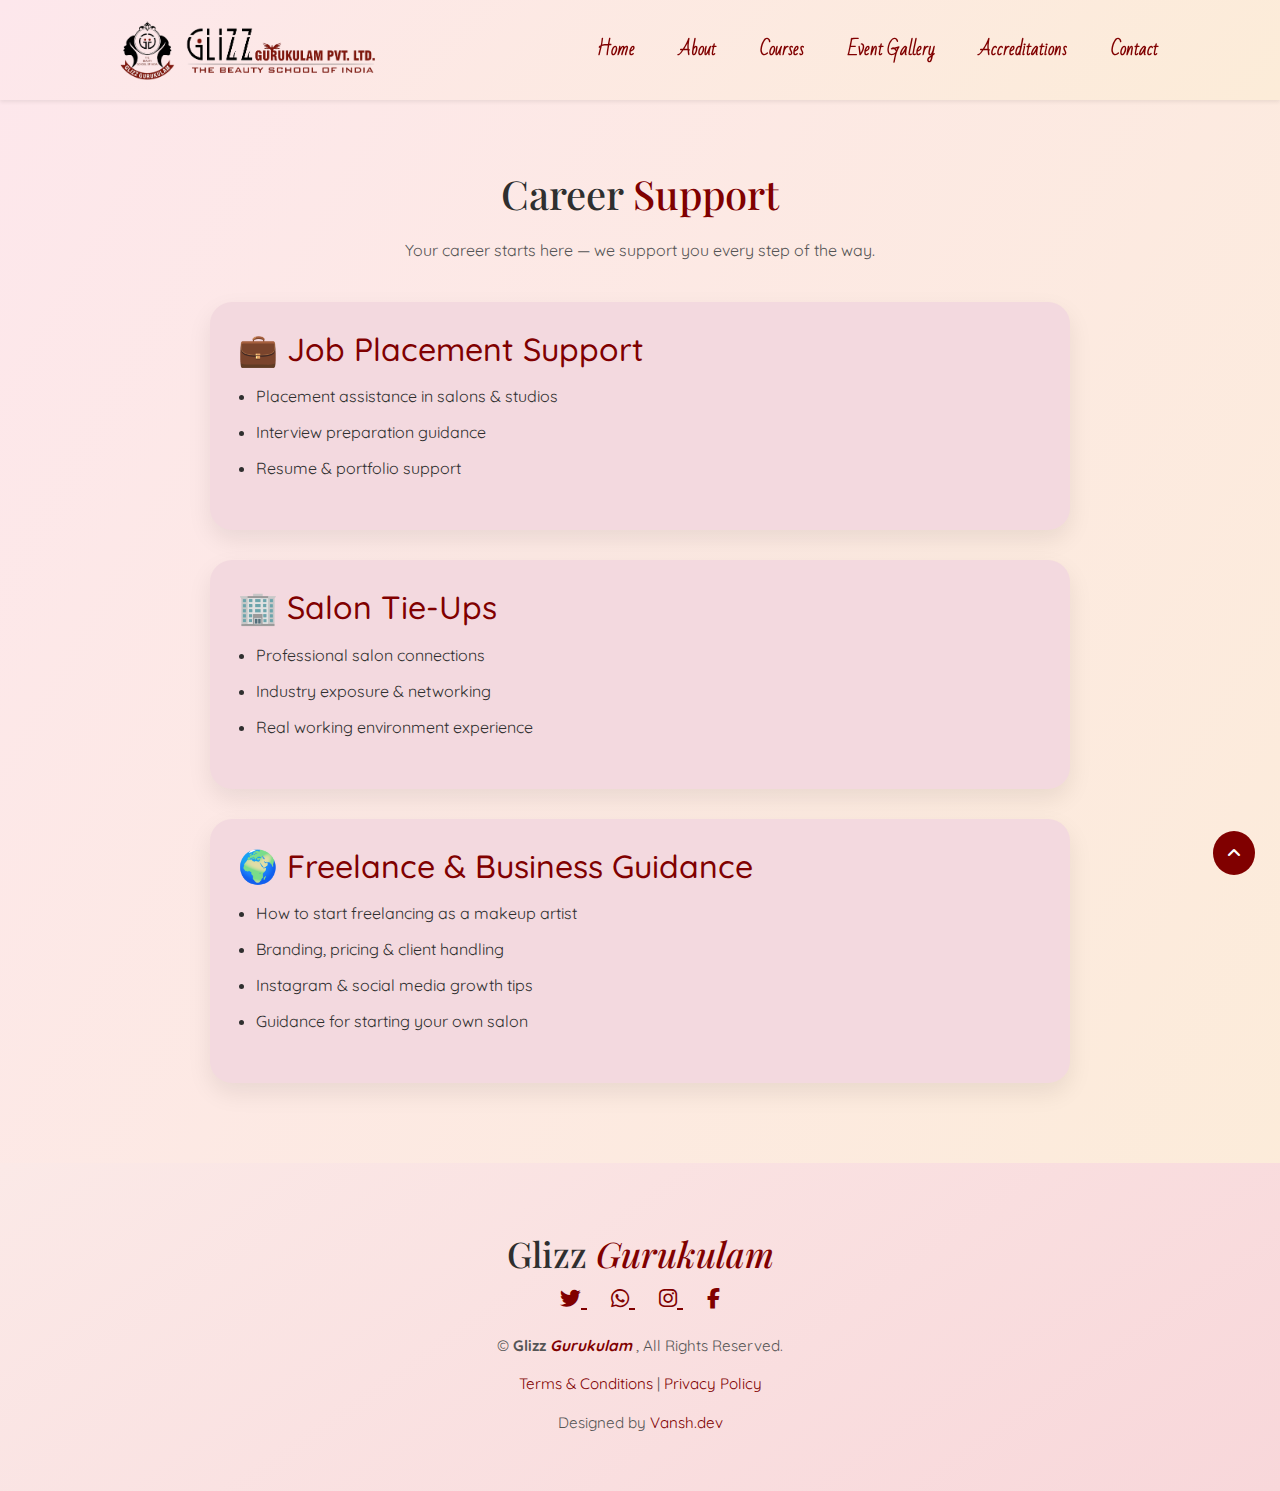
<file: career.html>
<!DOCTYPE html>
<html lang="en">
<head>
<meta charset="UTF-8">
<title>Career Support | Glizz Gurukulam</title>
<meta name="viewport" content="width=device-width, initial-scale=1.0">
<link href="https://fonts.googleapis.com/css2?family=Playfair+Display:wght@600&family=Quicksand:wght@400;500&display=swap" rel="stylesheet">

<!-- Bootstrap -->
  <link href="https://cdn.jsdelivr.net/npm/bootstrap@5.3.0/dist/css/bootstrap.min.css" rel="stylesheet">

  <!-- Font Awesome -->
  <link rel="stylesheet" href="https://cdnjs.cloudflare.com/ajax/libs/font-awesome/6.5.0/css/all.min.css">

  <!-- Google Fonts -->
  <link href="https://fonts.googleapis.com/css2?family=Playfair+Display:wght@400;600&family=Quicksand:wght@400;500&family=Bad+Script&display=swap" rel="stylesheet">


<!-- Social Icons-->
  <link rel="stylesheet" href="https://cdnjs.cloudflare.com/ajax/libs/font-awesome/6.5.0/css/all.min.css">

  <link rel="stylesheet" href="career.css" />

</head>

<body>

<!-- ================= NAVBAR ================= -->
  <header class="navbar-wrapper">
    <nav class="navbar navbar-expand-lg shadow-sm">
      <div class="container">
        <a class="navbar-brand" href="#">
          <img src="image/gg_logo.png" alt="Logo">
        </a>

        <button class="navbar-toggler" type="button" data-bs-toggle="collapse" data-bs-target="#navbarNav">
          <span class="navbar-toggler-icon"></span>
        </button>

        <div class="collapse navbar-collapse justify-content-end" id="navbarNav">
          <ul class="navbar-nav nav-one-line">
            <li class="nav-item"><a class="nav-link" href="index.html">Home</a></li>
            <li class="nav-item"><a class="nav-link" href="about.html">About</a></li>
            <li class="nav-item"><a class="nav-link" href="course.html">Courses</a></li>
            <li class="nav-item"><a class="nav-link" href="event-gallery.html">Event Gallery</a></li>
            <li class="nav-item"><a class="nav-link" href="accreditations.html">Accreditations</a></li>
            <li class="nav-item"><a class="nav-link" href="contact.html">Contact</a></li>
          </ul>
        </div>
      </div>
    </nav>
  </header>
  

<section class="section">
  <h1>Career <span>Support</span></h1>
  <p style="text-align:center;color:#555;margin:20px 0 40px;">
    Your career starts here — we support you every step of the way.
  </p>

  <div class="block">
    <h2>💼 Job Placement Support</h2>
    <ul>
      <li>Placement assistance in salons & studios</li>
      <li>Interview preparation guidance</li>
      <li>Resume & portfolio support</li>
    </ul>
  </div>

  <div class="block">
    <h2>🏢 Salon Tie-Ups</h2>
    <ul>
      <li>Professional salon connections</li>
      <li>Industry exposure & networking</li>
      <li>Real working environment experience</li>
    </ul>
  </div>

  <div class="block">
    <h2>🌍 Freelance & Business Guidance</h2>
    <ul>
      <li>How to start freelancing as a makeup artist</li>
      <li>Branding, pricing & client handling</li>
      <li>Instagram & social media growth tips</li>
      <li>Guidance for starting your own salon</li>
    </ul>
  </div>

</section>

<!-- ================= FOOTER ================= -->
<footer class="footer">
  <h2>Glizz <span> Gurukulam</span></h2>

  <div class="social-icons">
    <a href="https://twitter.com" target="blank">
          <i class="fa-brands fa-twitter"></i>
    </a>

  <a href="https://wa.me/917096450888" target="_blank">
    <i class="fa-brands fa-whatsapp"></i>
  </a>

  <a href="https://www.instagram.com/" target="_blank">
    <i class="fa-brands fa-instagram"></i>
  </a>

  <a href="https://www.facebook.com/" target="_blank">
    <i class="fa-brands fa-facebook-f"></i>
  </a>    

    
  </div>

  <div class="bottom">
    <p>© <strong>Glizz <span> Gurukulam</span> </strong>, All Rights Reserved.</p>
    <p>
      <a href="#">Terms & Conditions</a> |
      <a href="#">Privacy Policy</a>
    </p>
    <p>Designed by <a href="#">Vansh.dev</a></p>
  </div>

  <button class="to-top" onclick="scrollToTop()">
    <i class="fa-solid fa-angle-up"></i>
  </button>
</footer>

<!-- ================= SCRIPTS ================= -->
<script>
  // Scroll animation
  const elements = document.querySelectorAll("[data-animate]");
  const observer = new IntersectionObserver(entries => {
    entries.forEach(entry => {
      if (entry.isIntersecting) {
        entry.target.classList.add("show");
      }
    });
  });
  elements.forEach(el => observer.observe(el));

  function scrollToTop() {
    window.scrollTo({ top: 0, behavior: 'smooth' });
  }
</script>

<script src="https://cdn.jsdelivr.net/npm/bootstrap@5.3.0/dist/js/bootstrap.bundle.min.js"></script>

</body>
</html>
</file>
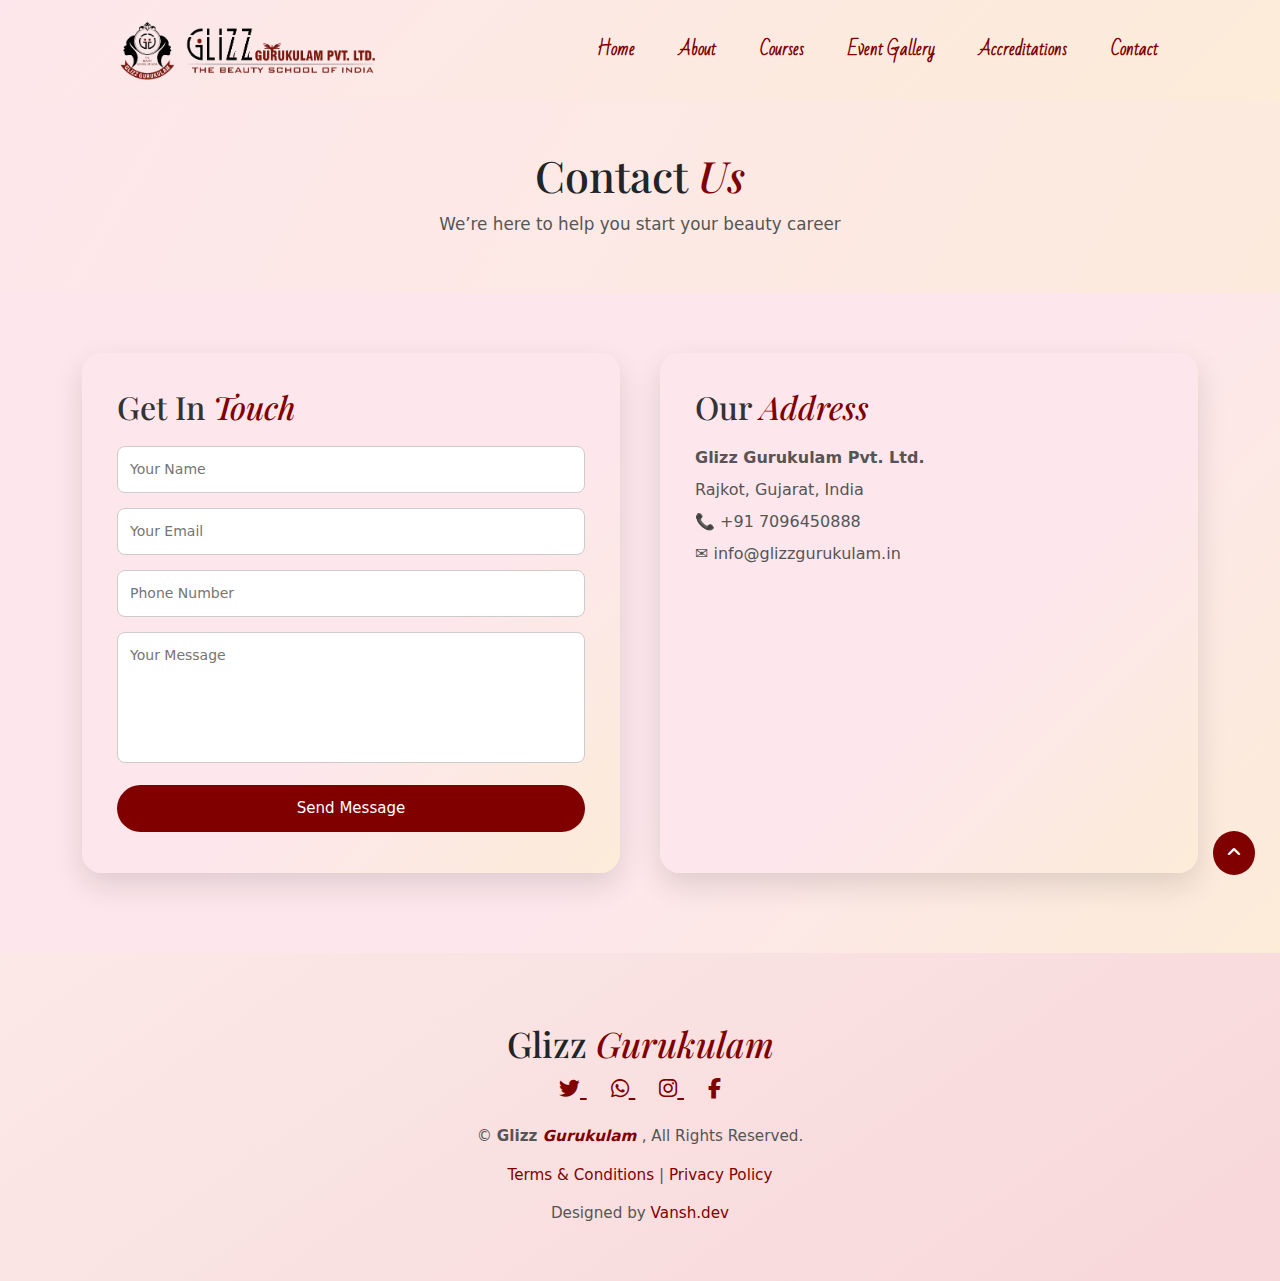
<file: contact.html>
<!DOCTYPE html>
<html lang="en">
<head>
  <meta charset="UTF-8">
  <title>Contact Us</title>

  <!-- Social Icons-->
  <link rel="stylesheet" href="https://cdnjs.cloudflare.com/ajax/libs/font-awesome/6.5.0/css/all.min.css">


  <!-- CSS -->
  <link rel="stylesheet" href="contact.css">

  <!-- Bootstrap -->
  <link href="https://cdn.jsdelivr.net/npm/bootstrap@5.3.0/dist/css/bootstrap.min.css" rel="stylesheet">

  <!-- Fonts -->
  <link href="https://fonts.googleapis.com/css2?family=Playfair+Display:wght@500;700&family=Quicksand:wght@400;500&family=Bad+Script&display=swap" rel="stylesheet">
</head>

<body>

<!-- ================= NAVBAR ================= -->
<header class="navbar-wrapper">
  <nav class="navbar navbar-expand-lg">
    <div class="container">
      <a class="navbar-brand" href="beautywebsite.html">
        <img src="image/gg_logo.png" alt="Glizz Gurukulam Logo">
      </a>

      <button class="navbar-toggler" type="button" data-bs-toggle="collapse" data-bs-target="#navbarNav">
        <span class="navbar-toggler-icon"></span>
      </button>

      <div class="collapse navbar-collapse justify-content-end" id="navbarNav">
        <ul class="navbar-nav nav-one-line">
          <li class="nav-item"><a class="nav-link" href="index.html">Home</a></li>
          <li class="nav-item"><a class="nav-link" href="about.html">About</a></li>
          <li class="nav-item"><a class="nav-link" href="course.html">Courses</a></li>
          <li class="nav-item"><a class="nav-link" href="event-gallery.html">Event Gallery</a></li>
          <li class="nav-item"><a class="nav-link" href="accreditations.html">Accreditations</a></li>
          <li class="nav-item"><a class="nav-link" href="contact.html">Contact</a></li>
        </ul>
      </div>
    </div>
  </nav>
</header>


<section class="contact-page">

  <!-- HEADER -->
  <div class="contact-header">
    <h1>Contact <span>Us</span></h1>
    <p>We’re here to help you start your beauty career</p>
  </div>

  <!-- CONTACT SECTION -->
  <div class="contact-section">
    <div class="container">

      <div class="contact-row">

        <!-- FORM -->
        <div class="contact-form">
          <h2>Get In <span> Touch</span></h2>

          <form>
            <input type="text" placeholder="Your Name" required>
            <input type="email" placeholder="Your Email" required>
            <input type="tel" placeholder="Phone Number" required>
            <textarea rows="5" placeholder="Your Message" required></textarea>
            <button type="submit">Send Message</button>
          </form>
        </div>

        <!-- INFO -->
        <div class="contact-info">
          <h2>Our<span> Address </span></h2>
          <p><strong>Glizz Gurukulam Pvt. Ltd.</strong></p>
          <p>Rajkot, Gujarat, India</p>
          <p>📞 +91 7096450888</p>
          <p>✉ info@glizzgurukulam.in</p>

          <div class="map-box">
            <iframe 
              src="https://www.google.com/maps/embed?pb=!1m18!1m12!1m3!1d4432.108683799398!2d70.75611798577981!3d22.28474862735002!2m3!1f0!2f0!3f0!3m2!1i1024!2i768!4f13.1!3m3!1m2!1s0x3959cb0d43dee2df%3A0x6f34a17d9fe1fe60!2sGlizz%20Gurukulam%20Pvt.%20Ltd.%20Beauty%20School!5e1!3m2!1sen!2sin!4v1766028452934!5m2!1sen!2sin" width="600" height="450" style="border:0;" allowfullscreen="" loading="lazy" referrerpolicy="no-referrer-when-downgrade"></iframe>
            </iframe>
          </div>
        </div>

      </div>

    </div>
  </div>

</section>

<!-- ================= FOOTER ================= -->
<footer class="footer">
  <h2>Glizz <span> Gurukulam</span></h2>

  <div class="social-icons">
    <a href="https://twitter.com" target="blank">
          <i class="fa-brands fa-twitter"></i>
    </a>

  <a href="https://wa.me/917096450888" target="_blank">
    <i class="fa-brands fa-whatsapp"></i>
  </a>

  <a href="https://www.instagram.com/" target="_blank">
    <i class="fa-brands fa-instagram"></i>
  </a>

  <a href="https://www.facebook.com/" target="_blank">
    <i class="fa-brands fa-facebook-f"></i>
  </a>    

    
  </div>

  <div class="bottom">
    <p>© <strong>Glizz <span> Gurukulam</span> </strong>, All Rights Reserved.</p>
    <p>
      <a href="#">Terms & Conditions</a> |
      <a href="#">Privacy Policy</a>
    </p>
    <p>Designed by <a href="#">Vansh.dev</a></p>
  </div>

  <button class="to-top" onclick="scrollToTop()">
    <i class="fa-solid fa-angle-up"></i>
  </button>
</footer>

<!-- ================= SCRIPTS ================= -->
<script>
  // Scroll animation
  const elements = document.querySelectorAll("[data-animate]");
  const observer = new IntersectionObserver(entries => {
    entries.forEach(entry => {
      if (entry.isIntersecting) {
        entry.target.classList.add("show");
      }
    });
  });
  elements.forEach(el => observer.observe(el));

  function scrollToTop() {
    window.scrollTo({ top: 0, behavior: 'smooth' });
  }
</script>

<script src="https://cdn.jsdelivr.net/npm/bootstrap@5.3.0/dist/js/bootstrap.bundle.min.js"></script>

</body>
</html>
</file>
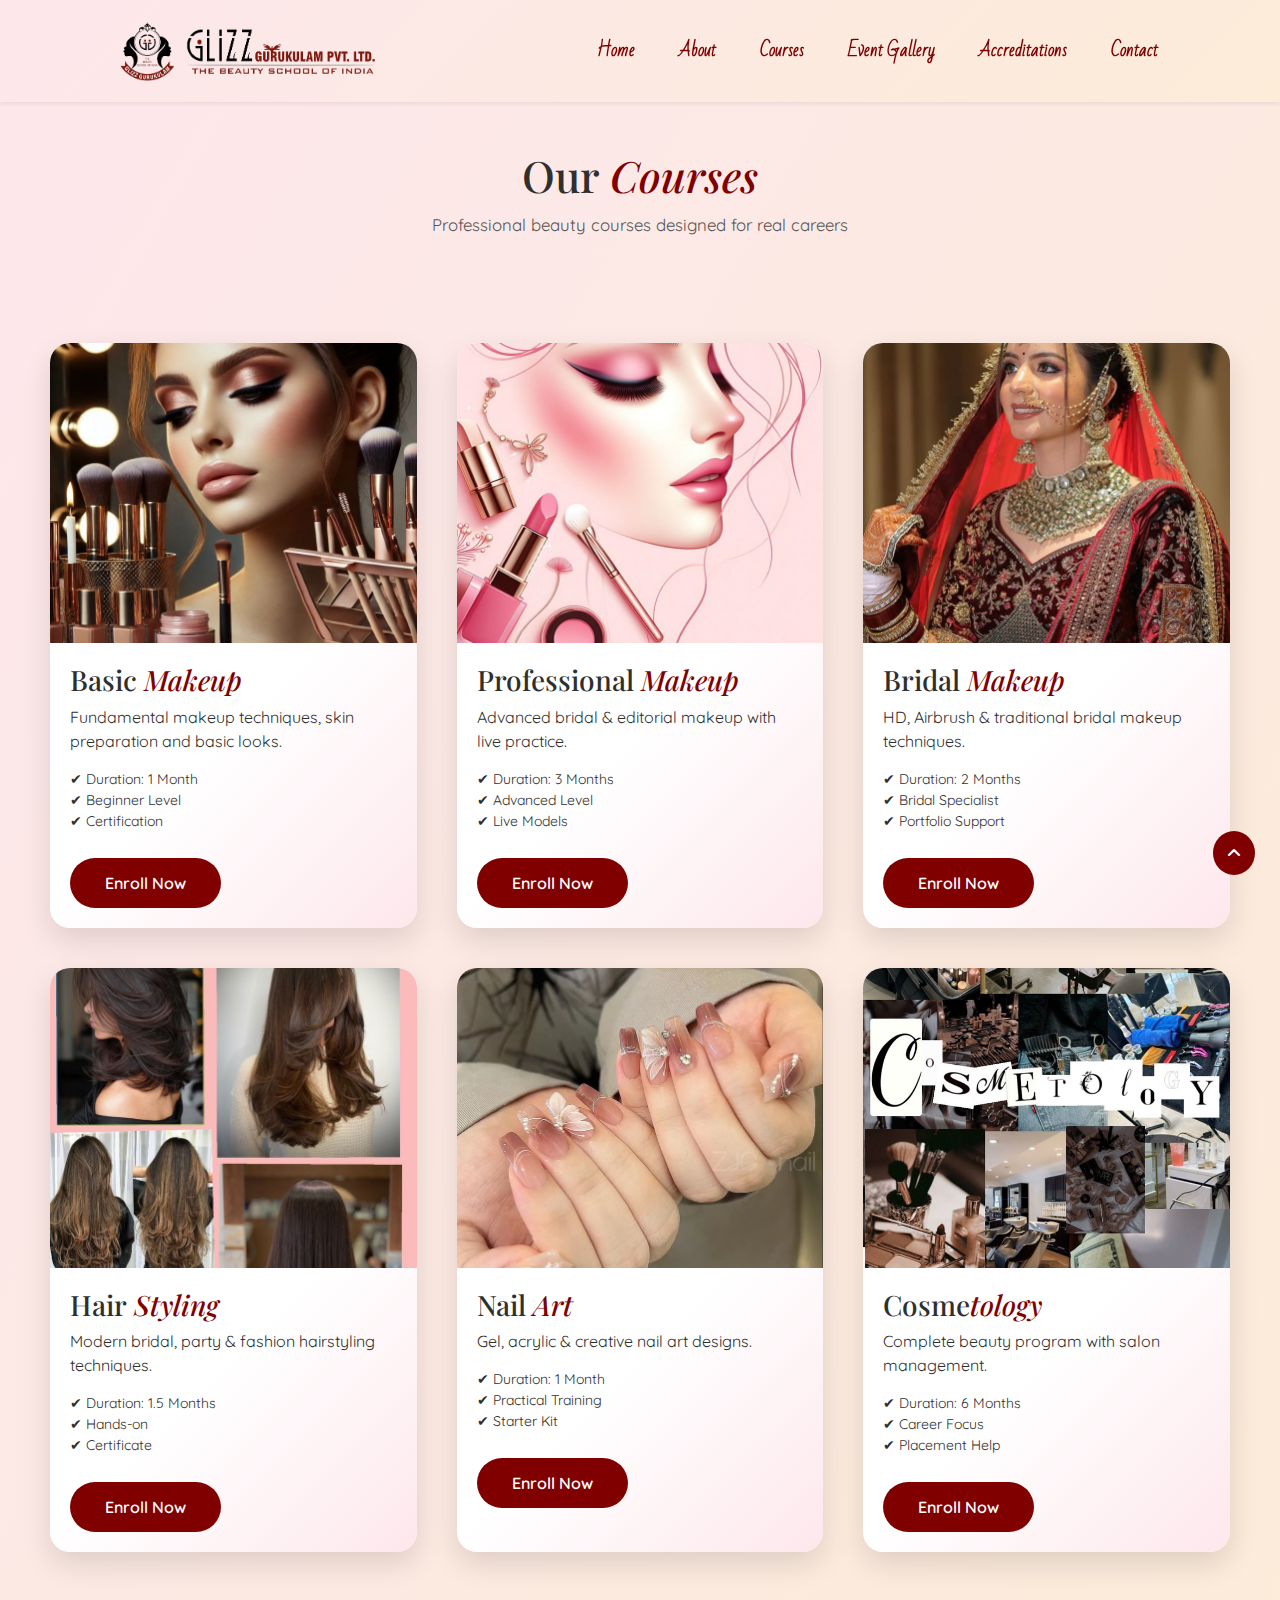
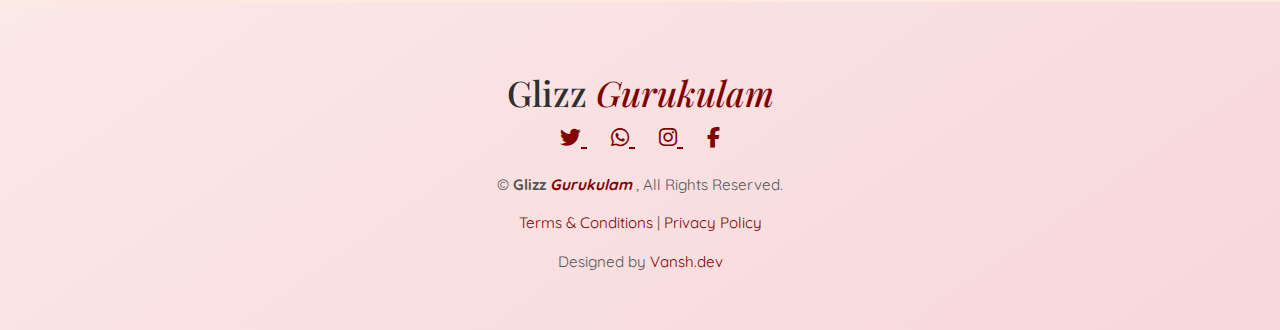
<file: course.html>
<!DOCTYPE html>
<html lang="en">
<head>
  <meta charset="UTF-8">
  <title>Our Courses | Glizz Gurukulam</title>
  <meta name="viewport" content="width=device-width, initial-scale=1.0">

  <!-- Bootstrap -->
  <link href="https://cdn.jsdelivr.net/npm/bootstrap@5.3.0/dist/css/bootstrap.min.css" rel="stylesheet">

  <!-- Font Awesome -->
  <link rel="stylesheet" href="https://cdnjs.cloudflare.com/ajax/libs/font-awesome/6.5.0/css/all.min.css">

  <!-- Google Fonts -->
  <link href="https://fonts.googleapis.com/css2?family=Playfair+Display:wght@500;700&family=Quicksand:wght@400;500&family=Bad+Script&display=swap" rel="stylesheet">

  <!-- Custom CSS -->
  <link rel="stylesheet" href="courses.css">
</head>

<body>

<!-- ================= NAVBAR (SAME AS HOME) ================= -->
<header class="navbar-wrapper">
  <nav class="navbar navbar-expand-lg shadow-sm">
    <div class="container">
      <a class="navbar-brand" href="beautywebsite.html">
        <img src="image/gg_logo.png" alt="Glizz Gurukulam Logo">
      </a>

      <button class="navbar-toggler" type="button" data-bs-toggle="collapse" data-bs-target="#navbarNav">
        <span class="navbar-toggler-icon"></span>
      </button>

      <div class="collapse navbar-collapse justify-content-end" id="navbarNav">
        <ul class="navbar-nav nav-one-line">
          <li class="nav-item"><a class="nav-link" href="index.html">Home</a></li>
          <li class="nav-item"><a class="nav-link" href="about.html">About</a></li>
          <li class="nav-item"><a class="nav-link " href="course.html">Courses</a></li>
          <li class="nav-item"><a class="nav-link" href="event-gallery.html">Event Gallery</a></li>
          <li class="nav-item"><a class="nav-link" href="accreditations.html">Accreditations</a></li>
          <li class="nav-item"><a class="nav-link" href="contact.html">Contact</a></li>
        </ul>
      </div>
    </div>
  </nav>
</header>

<!-- ================= PAGE HEADER ================= -->
<section class="courses-header">
  <h1>Our <span>Courses</span></h1>
  <p>Professional beauty courses designed for real careers</p>
</section>

<!-- ================= COURSES ================= -->
<section class="courses-container">
  <div class="courses-grid">

    <!-- CARD -->
    <div class="course-card">
      <img src="image/basic makeup.jfif" alt="">
      <div class="course-content">
        <h3>Basic<span> Makeup</span> </h3>
        <p>Fundamental makeup techniques, skin preparation and basic looks.</p>
        <ul>
          <li>✔ Duration: 1 Month</li>
          <li>✔ Beginner Level</li>
          <li>✔ Certification</li>
        </ul>
        <button class="btn" onclick="openPopup('Basic Makeup')">Enroll Now</button>
      </div>
    </div>

    <div class="course-card">
      <img src="image/Professional Makeup.jfif" alt="">
      <div class="course-content">
        <h3>Professional<span> Makeup</span></h3>
        <p>Advanced bridal & editorial makeup with live practice.</p>
        <ul>
          <li>✔ Duration: 3 Months</li>
          <li>✔ Advanced Level</li>
          <li>✔ Live Models</li>
        </ul>
        <button class="btn" onclick="openPopup('Professional Makeup')">Enroll Now</button>
      </div>
    </div>

    <div class="course-card">
      <img src="image/bridal.jfif" alt="">
      <div class="course-content">
        <h3>Bridal<span> Makeup</span></h3>
        <p>HD, Airbrush & traditional bridal makeup techniques.</p>
        <ul>
          <li>✔ Duration: 2 Months</li>
          <li>✔ Bridal Specialist</li>
          <li>✔ Portfolio Support</li>
        </ul>
        <button class="btn" onclick="openPopup('Bridal Makeup')">Enroll Now</button>
      </div>
    </div>

    <div class="course-card">
      <img src="image/hair.jfif" alt="">
      <div class="course-content">
        <h3>Hair<span> Styling</span></h3>
        <p>Modern bridal, party & fashion hairstyling techniques.</p>
        <ul>
          <li>✔ Duration: 1.5 Months</li>
          <li>✔ Hands-on</li>
          <li>✔ Certificate</li>
        </ul>
        <button class="btn" onclick="openPopup('Hair Styling')">Enroll Now</button>
      </div>
    </div>

    <div class="course-card">
      <img src="image/Nails.jfif" alt="">
      <div class="course-content">
        <h3>Nail<span> Art</span> </h3>
        <p>Gel, acrylic & creative nail art designs.</p>
        <ul>
          <li>✔ Duration: 1 Month</li>
          <li>✔ Practical Training</li>
          <li>✔ Starter Kit</li>
        </ul>
        <button class="btn" onclick="openPopup('Nail Art')">Enroll Now</button>
      </div>
    </div>

    <div class="course-card">
      <img src="image/cosmetology.jfif" alt="">
      <div class="course-content">
        <h3>Cosme<span>tology</span></h3>
        <p>Complete beauty program with salon management.</p>
        <ul>
          <li>✔ Duration: 6 Months</li>
          <li>✔ Career Focus</li>
          <li>✔ Placement Help</li>
        </ul>
        <button class="btn" onclick="openPopup('Cosmetology')">Enroll Now</button>
      </div>
    </div>

  </div>
</section>

<!-- ================= POPUP ================= -->
<div class="popup" id="popup">
  <div class="popup-box">
    <span class="close" onclick="closePopup()">×</span>
    <h2>Admission Form</h2>
    <p id="courseName"></p>
    <input type="text" placeholder="Full Name">
    <input type="email" placeholder="Email">
    <input type="tel" placeholder="Phone">
    <button class="btn">Submit</button>
  </div>
</div>

<!-- ================= JS ================= -->
<script>
function openPopup(course) {
  document.getElementById("popup").style.display = "block";
  document.getElementById("courseName").innerText = "Course: " + course;
}
function closePopup() {
  document.getElementById("popup").style.display = "none";
}
</script>

<script src="https://cdn.jsdelivr.net/npm/bootstrap@5.3.0/dist/js/bootstrap.bundle.min.js"></script>

<!-- ================= FOOTER ================= -->
<footer class="footer">
  <h2>Glizz <span> Gurukulam</span></h2>

  <div class="social-icons">
    <a href="https://twitter.com" target="blank">
          <i class="fa-brands fa-twitter"></i>
    </a>

  <a href="https://wa.me/917096450888" target="_blank">
    <i class="fa-brands fa-whatsapp"></i>
  </a>

  <a href="https://www.instagram.com/" target="_blank">
    <i class="fa-brands fa-instagram"></i>
  </a>

  <a href="https://www.facebook.com/" target="_blank">
    <i class="fa-brands fa-facebook-f"></i>
  </a>    

    
  </div>

  <div class="bottom">
    <p>© <strong>Glizz <span> Gurukulam</span> </strong>, All Rights Reserved.</p>
    <p>
      <a href="#">Terms & Conditions</a> |
      <a href="#">Privacy Policy</a>
    </p>
    <p>Designed by <a href="#">Vansh.dev</a></p>
  </div>

  <button class="to-top" onclick="scrollToTop()">
    <i class="fa-solid fa-angle-up"></i>
  </button>
</footer>

<!-- ================= SCRIPTS ================= -->
<script>
  // Scroll animation
  const elements = document.querySelectorAll("[data-animate]");
  const observer = new IntersectionObserver(entries => {
    entries.forEach(entry => {
      if (entry.isIntersecting) {
        entry.target.classList.add("show");
      }
    });
  });
  elements.forEach(el => observer.observe(el));

  function scrollToTop() {
    window.scrollTo({ top: 0, behavior: 'smooth' });
  }
</script>

<script src="https://cdn.jsdelivr.net/npm/bootstrap@5.3.0/dist/js/bootstrap.bundle.min.js"></script>

</body>
</html>
</file>
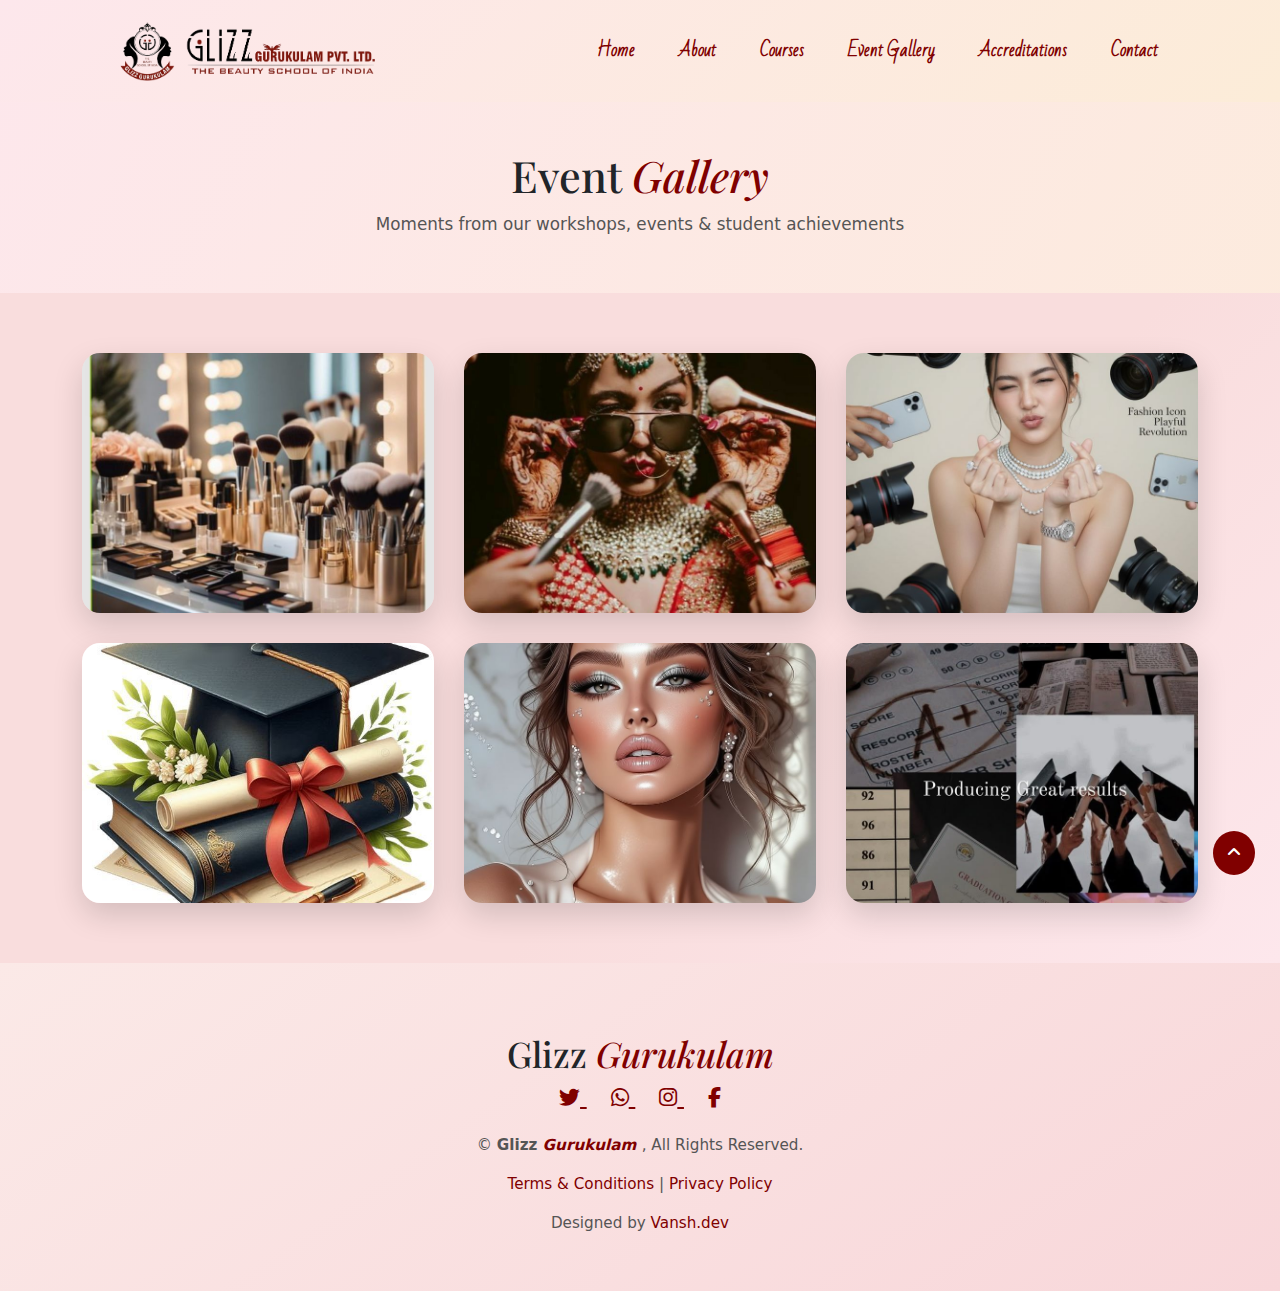
<file: event-gallery.html>
<!DOCTYPE html>
<html lang="en">
<head>
  <meta charset="UTF-8">
  <title>Event Gallery</title>

<!-- Social Icons-->
  <link rel="stylesheet" href="https://cdnjs.cloudflare.com/ajax/libs/font-awesome/6.5.0/css/all.min.css">


  <!-- CSS -->
  <link rel="stylesheet" href="event-gallery.css">

  <!-- Bootstrap -->
  <link href="https://cdn.jsdelivr.net/npm/bootstrap@5.3.0/dist/css/bootstrap.min.css" rel="stylesheet">

  <!-- Fonts -->
  <link href="https://fonts.googleapis.com/css2?family=Playfair+Display:wght@500;700&family=Quicksand:wght@400;500&family=Bad+Script&display=swap" rel="stylesheet">

  <!-- Font Awesome (only one) -->
  <link rel="stylesheet" href="https://cdnjs.cloudflare.com/ajax/libs/font-awesome/6.5.0/css/all.min.css">
</head>

<body>

<!-- ================= NAVBAR ================= -->
<header class="navbar-wrapper">
  <nav class="navbar navbar-expand-lg">
    <div class="container">
      <a class="navbar-brand" href="beautywebsite.html">
        <img src="image/gg_logo.png" alt="Glizz Gurukulam Logo">
      </a>

      <button class="navbar-toggler" type="button" data-bs-toggle="collapse" data-bs-target="#navbarNav">
        <span class="navbar-toggler-icon"></span>
      </button>

      <div class="collapse navbar-collapse justify-content-end" id="navbarNav">
        <ul class="navbar-nav nav-one-line">
          <li class="nav-item"><a class="nav-link" href="index.html">Home</a></li>
          <li class="nav-item"><a class="nav-link " href="about.html">About</a></li>
          <li class="nav-item"><a class="nav-link" href="course.html">Courses</a></li>
          <li class="nav-item"><a class="nav-link" href="event-gallery.html">Event Gallery</a></li>
          <li class="nav-item"><a class="nav-link" href="accreditations.html">Accreditations</a></li>
          <li class="nav-item"><a class="nav-link" href="contact.html">Contact</a></li>
        </ul>
      </div>
    </div>
  </nav>
</header>


<section class="gallery-page">

  <!-- HEADER -->
  <div class="gallery-header">
    <h1>Event <span>Gallery</span></h1>
    <p>Moments from our workshops, events & student achievements</p>
  </div>

  <!-- GALLERY -->
  <div class="gallery-section">
    <div class="container">
      <div class="gallery-grid">

        <div class="gallery-box">
          <img src="image/download (3).jfif" alt="">
          <div class="overlay"><h3>Makeup Workshop</h3></div>
        </div>

        <div class="gallery-box">
          <img src="image/Wedding poses.jfif" alt="">
          <div class="overlay"><h3>Bridal Training</h3></div>
        </div>

        <div class="gallery-box">
          <img src="image/Paparazzi 0_3.jfif" alt="">
          <div class="overlay"><h3>Live Model Practice</h3></div>
        </div>

        <div class="gallery-box">
          <img src="image/certificat.jfif" alt="">
          <div class="overlay"><h3>Certification Ceremony</h3></div>
        </div>

        <div class="gallery-box">
          <img src="image/fashionmodel.jfif" alt="">
          <div class="overlay"><h3>Fashion Show</h3></div>
        </div>

        <div class="gallery-box">
          <img src="image/Manifesting good grades.jfif" alt="">
          <div class="overlay"><h3>Student Achievement</h3></div>
        </div>

      </div>
    </div>
  </div>

</section>

<!-- ================= FOOTER ================= -->
<footer class="footer">
  <h2>Glizz <span> Gurukulam</span></h2>

  <div class="social-icons">
    <a href="https://twitter.com" target="blank">
          <i class="fa-brands fa-twitter"></i>
    </a>

  <a href="https://wa.me/917096450888" target="_blank">
    <i class="fa-brands fa-whatsapp"></i>
  </a>

  <a href="https://www.instagram.com/" target="_blank">
    <i class="fa-brands fa-instagram"></i>
  </a>

  <a href="https://www.facebook.com/" target="_blank">
    <i class="fa-brands fa-facebook-f"></i>
  </a>    

    
  </div>

  <div class="bottom">
    <p>© <strong>Glizz <span> Gurukulam</span> </strong>, All Rights Reserved.</p>
    <p>
      <a href="#">Terms & Conditions</a> |
      <a href="#">Privacy Policy</a>
    </p>
    <p>Designed by <a href="#">Vansh.dev</a></p>
  </div>

  <button class="to-top" onclick="scrollToTop()">
    <i class="fa-solid fa-angle-up"></i>
  </button>
</footer>

<!-- ================= SCRIPTS ================= -->
<script>
  // Scroll animation
  const elements = document.querySelectorAll("[data-animate]");
  const observer = new IntersectionObserver(entries => {
    entries.forEach(entry => {
      if (entry.isIntersecting) {
        entry.target.classList.add("show");
      }
    });
  });
  elements.forEach(el => observer.observe(el));

  function scrollToTop() {
    window.scrollTo({ top: 0, behavior: 'smooth' });
  }
</script>

<script src="https://cdn.jsdelivr.net/npm/bootstrap@5.3.0/dist/js/bootstrap.bundle.min.js"></script>

</body>
</html>
</file>
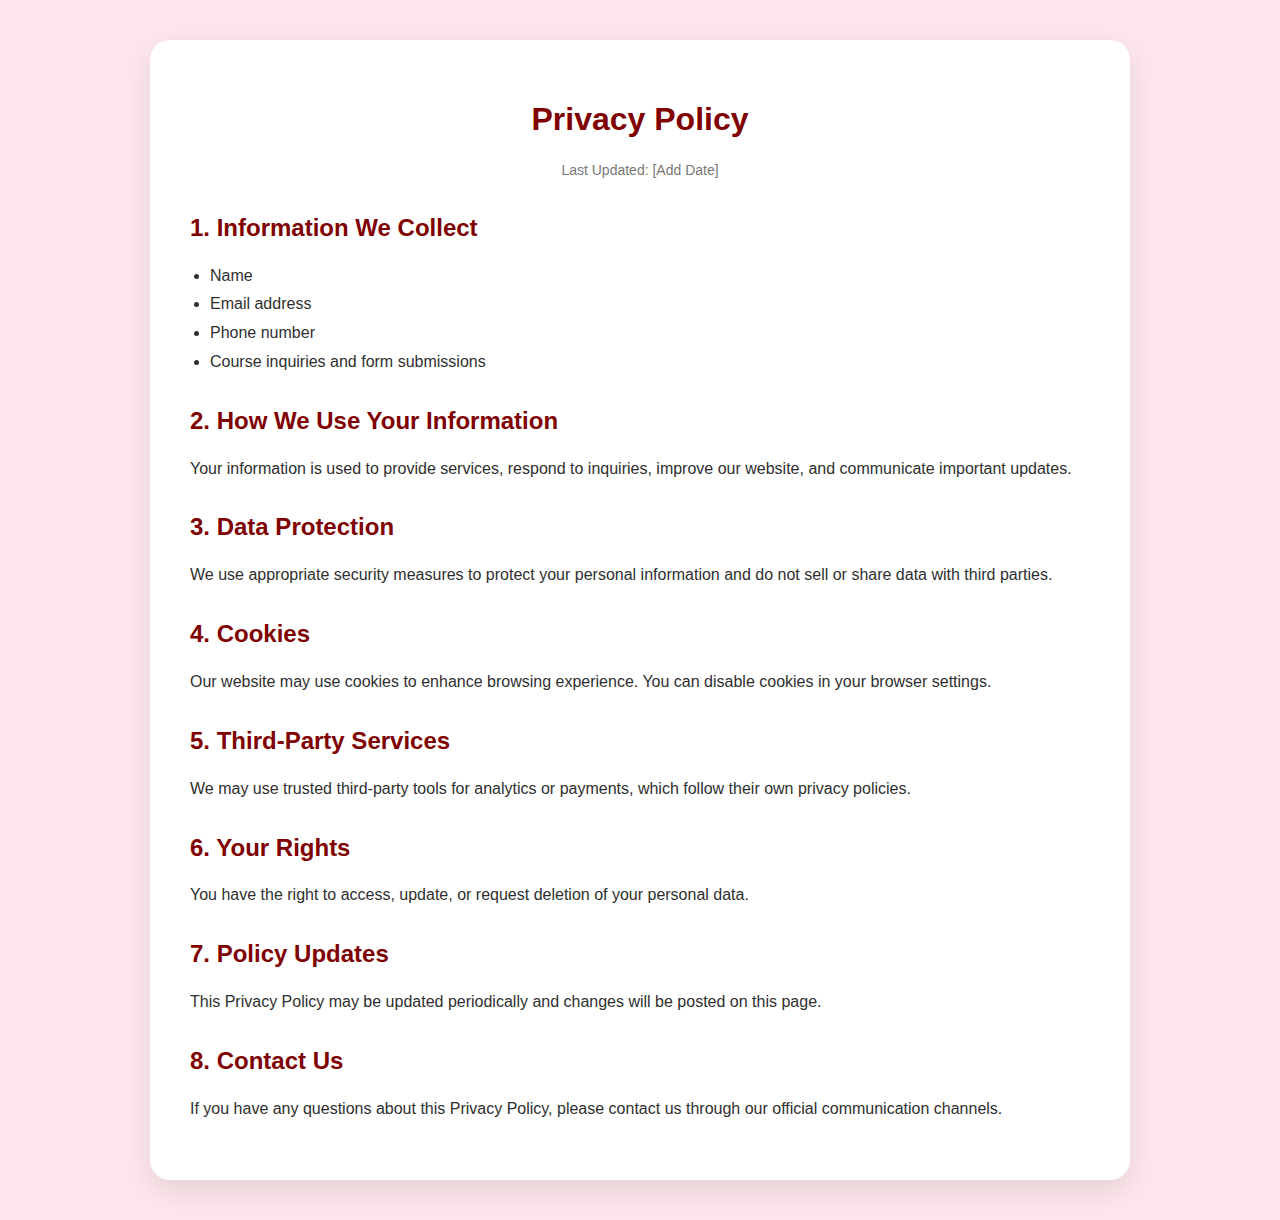
<file: privacy.html>
<!DOCTYPE html>
<html lang="en">
<head>
<meta charset="UTF-8">
<title>Privacy Policy</title>

<style>
body{
  font-family: 'Quicksand', sans-serif;
  background: #fde7ec;
  margin: 0;
  padding: 0;
  color: #2f2f2f;
}

.container{
  max-width: 900px;
  margin: 40px auto;
  background: #ffffff;
  padding: 40px;
  border-radius: 20px;
  box-shadow: 0 10px 30px rgba(0,0,0,0.1);
}

h1{
  text-align: center;
  color: #800000;
  margin-bottom: 20px;
}

h2{
  color: #800000;
  margin-top: 30px;
}

p, li{
  font-size: 16px;
  line-height: 1.8;
}

ul{
  padding-left: 20px;
}

.updated{
  text-align: center;
  font-size: 14px;
  color: #777;
}
</style>
</head>

<body>

<div class="container">
<h1>Privacy Policy</h1>
<p class="updated">Last Updated: [Add Date]</p>

<h2>1. Information We Collect</h2>
<ul>
  <li>Name</li>
  <li>Email address</li>
  <li>Phone number</li>
  <li>Course inquiries and form submissions</li>
</ul>

<h2>2. How We Use Your Information</h2>
<p>Your information is used to provide services, respond to inquiries, improve our website, and communicate important updates.</p>

<h2>3. Data Protection</h2>
<p>We use appropriate security measures to protect your personal information and do not sell or share data with third parties.</p>

<h2>4. Cookies</h2>
<p>Our website may use cookies to enhance browsing experience. You can disable cookies in your browser settings.</p>

<h2>5. Third-Party Services</h2>
<p>We may use trusted third-party tools for analytics or payments, which follow their own privacy policies.</p>

<h2>6. Your Rights</h2>
<p>You have the right to access, update, or request deletion of your personal data.</p>

<h2>7. Policy Updates</h2>
<p>This Privacy Policy may be updated periodically and changes will be posted on this page.</p>

<h2>8. Contact Us</h2>
<p>If you have any questions about this Privacy Policy, please contact us through our official communication channels.</p>
</div>

</body>
</html>
</file>
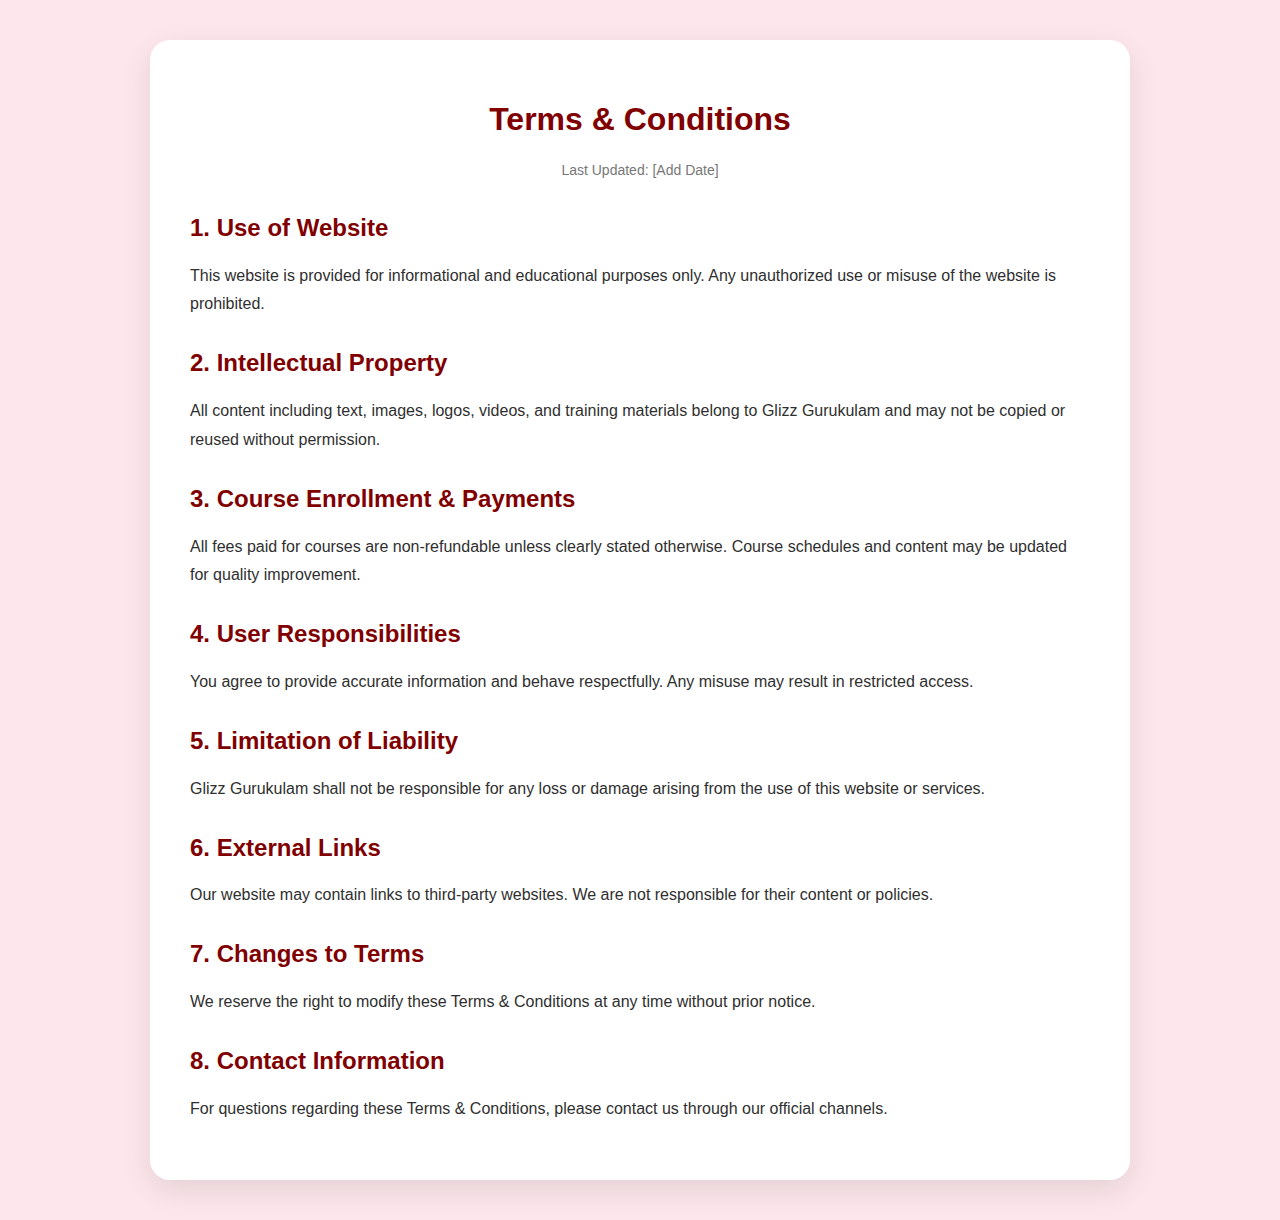
<file: terms.html>
<!DOCTYPE html>
<html lang="en">
<head>
<meta charset="UTF-8">
<title>Terms & Conditions</title>

<style>
body{
  font-family: 'Quicksand', sans-serif;
  background: #fde7ec;
  margin: 0;
  padding: 0;
  color: #2f2f2f;
}

.container{
  max-width: 900px;
  margin: 40px auto;
  background: #ffffff;
  padding: 40px;
  border-radius: 20px;
  box-shadow: 0 10px 30px rgba(0,0,0,0.1);
}

h1{
  text-align: center;
  color: #800000;
  margin-bottom: 20px;
}

h2{
  color: #800000;
  margin-top: 30px;
}

p, li{
  font-size: 16px;
  line-height: 1.8;
}

ul{
  padding-left: 20px;
}

.updated{
  text-align: center;
  font-size: 14px;
  color: #777;
}
</style>
</head>

<body>

<div class="container">
<h1>Terms & Conditions</h1>
<p class="updated">Last Updated: [Add Date]</p>

<h2>1. Use of Website</h2>
<p>This website is provided for informational and educational purposes only. Any unauthorized use or misuse of the website is prohibited.</p>

<h2>2. Intellectual Property</h2>
<p>All content including text, images, logos, videos, and training materials belong to Glizz Gurukulam and may not be copied or reused without permission.</p>

<h2>3. Course Enrollment & Payments</h2>
<p>All fees paid for courses are non-refundable unless clearly stated otherwise. Course schedules and content may be updated for quality improvement.</p>

<h2>4. User Responsibilities</h2>
<p>You agree to provide accurate information and behave respectfully. Any misuse may result in restricted access.</p>

<h2>5. Limitation of Liability</h2>
<p>Glizz Gurukulam shall not be responsible for any loss or damage arising from the use of this website or services.</p>

<h2>6. External Links</h2>
<p>Our website may contain links to third-party websites. We are not responsible for their content or policies.</p>

<h2>7. Changes to Terms</h2>
<p>We reserve the right to modify these Terms & Conditions at any time without prior notice.</p>

<h2>8. Contact Information</h2>
<p>For questions regarding these Terms & Conditions, please contact us through our official channels.</p>
</div>

</body>
</html>
</file>
<file: beauty-blog.css>
/* ==================================================
   ROOT VARIABLES
================================================== */
:root {
  --primary: #800000;
  --primary-soft: #a53a3a;
  --bg-main: #fde7ec;
  --bg-soft: #fcecd8;
  --text-dark: #2f2f2f;
  --text-muted: #555;
  --radius: 22px;
}

/* ==================================================
   BASE
================================================== */
body {
  margin: 0;
  font-family: 'Quicksand', sans-serif;
  background: linear-gradient(120deg, var(--bg-main), var(--bg-soft));
  color: var(--text-dark);
  padding-top: 90px; /* fixed navbar space */
}

/* ==================================================
   NAVBAR
================================================== */
.navbar-wrapper .navbar {
  position: fixed;
  top: 0;
  width: 100%;
  padding: 15px 8%;
  background: linear-gradient(135deg, var(--bg-main), var(--bg-soft));
  z-index: 1000;
}

.navbar-brand img {
  height: 60px;
}

.nav-one-line {
  display: flex;
  gap: 28px;
}

.nav-one-line .nav-link {
  font-family: 'Bad Script', cursive;
  font-size: 1.05rem;
  font-weight: bold;
  color: var(--primary);
  transition: 0.3s;
}

.nav-one-line .nav-link:hover,
.nav-one-line .nav-link.active {
  color: var(--primary-soft);
}

.beauty-blog-info{
  max-width:950px;
  margin:80px auto;
  padding:0 20px;
}

.blog-header{
  text-align:center;
  margin-bottom:45px;
}

.blog-header h1{
  font-family:'Playfair Display', serif;
  font-size:44px;
}

.blog-header span{
  color:#800000;
}

.subtitle{
  color:#555;
  margin-top:10px;
}

.blog-block{
  background:#f3d9df;
  padding:28px;
  border-radius:22px;
  margin-bottom:32px;
  box-shadow:0 10px 25px rgba(0,0,0,0.08);
}

.blog-block h2{
  color:#800000;
  margin-bottom:12px;
}

.blog-block ul{
  margin-top:10px;
  padding-left:18px;
}

.blog-block li{
  padding:6px 0;
}

.blog-cta{
  text-align:center;
  margin-top:45px;
  font-size:18px;
}

.blog-cta strong{
  display:block;
  margin-top:6px;
  color:#800000;
}

/* MOBILE */
@media(max-width:600px){
  .blog-header h1{
    font-size:34px;
  }
}
/* ==================================================
   FOOTER
================================================== */
.footer {
  background: linear-gradient(145deg, #fbe9e7, #f8d7da);
  text-align: center;
  padding: 70px 20px 40px;
}

.footer h2 {
  font-family: 'Playfair Display', serif;
  font-size: 2.2rem;
}
.footer span{
  color: var(--primary);
  font-style: italic;
}
}

.footer .social-icons {
  margin: 20px 0;
}

.footer .social-icons a {
  margin: 0 12px;
  color: var(--primary);
  font-size: 1.3rem;
  transition: 0.3s;
}

.footer .social-icons a:hover {
  transform: translateY(-4px);
}

.footer .bottom {
  margin-top: 20px;
  font-size: 0.95rem;
  color: var(--text-muted);
}
.footer .bottom span{
color: var(--primary);
  font-style: italic;
}

.footer .bottom a {
  color: var(--primary);
  text-decoration: none;
}

.footer .to-top {
  position: absolute;
  right: 25px;
  bottom: 25px;
  border: none;
  background: var(--primary);
  color: #fff;
  padding: 10px 14px;
  border-radius: 50%;
  cursor: pointer;
  transition: 0.3s;
}

.footer .to-top:hover {
  background: var(--primary-soft);
}

/* ==================================================
   ANIMATIONS
================================================== */
[data-animate] {
  opacity: 0;
  transform: translateY(40px);
  transition: all 0.8s ease;
}

[data-animate].show {
  opacity: 1;
  transform: translateY(0);
}

/* ==================================================
   RESPONSIVE
================================================== */
@media (max-width: 900px) {
  .hero-content {
    grid-template-columns: 1fr;
    text-align: center;
  }

  .top-section {
    grid-template-columns: 1fr;
    text-align: center;
  }

  .nav-one-line {
    flex-direction: column;
    gap: 15px;
  }
}
/* ==================================================
   SERVICES / MENU SECTION
================================================== */
.services-section {
  display: grid;
  grid-template-columns: 1fr 1fr;
  gap: 40px;
  padding: 80px 8vw;
  background: linear-gradient(135deg, var(--bg-main) 60%, var(--bg-soft) 100%);
  align-items: center;
}

/* LEFT IMAGE */
.services-img-holder img {
  width: 100%;
  max-width: 420px;
  border-radius: var(--radius);
  box-shadow: 0 14px 35px rgba(0,0,0,0.18);
}

/* RIGHT CARDS */
.service-cards {
  display: flex;
  flex-direction: column;
  gap: 28px;
}

/* CARD */
.card {
  background: rgba(255,255,255,0.65);
  backdrop-filter: blur(6px);
  border-radius: var(--radius);
  padding: 32px 30px;
  box-shadow: 0 10px 30px rgba(0,0,0,0.12);
  transition: transform 0.35s ease, box-shadow 0.35s ease;
}

.card:hover {
  transform: translateY(-6px);
  box-shadow: 0 18px 45px rgba(0,0,0,0.18);
}

/* CARD TITLE */
.card-title {
  font-family: 'Playfair Display', serif;
  font-size: 1.45rem;
  margin-bottom: 12px;
  color: var(--text-dark);
}

.card-title span {
  color: var(--primary);
  font-style: italic;
}

/* CARD DESCRIPTION */
.card-desc {
  font-size: 1.02rem;
  line-height: 1.65;
  color: var(--text-muted);
}

/* LEARN MORE BUTTON */
.learn-more {
  margin-top: 15px;
  background: var(--primary);
  color: #fff;
  border: none;
  padding: 10px 24px;
  border-radius: 999px;
  font-size: 1rem;
  cursor: pointer;
  transition: 0.3s;
}

.learn-more:hover {
  background: var(--primary-soft);
  transform: translateY(-2px);
}

/* ==================================================
   SERVICES RESPONSIVE
================================================== */
@media (max-width: 900px) {
  .services-section {
    grid-template-columns: 1fr;
    text-align: center;
  }

  .services-img-holder img {
    margin: 0 auto;
  }
}
</file>
<file: career.css>
/* ==================================================
   ROOT VARIABLES
================================================== */
:root {
  --primary: #800000;
  --primary-soft: #a53a3a;
  --bg-main: #fde7ec;
  --bg-soft: #fcecd8;
  --text-dark: #2f2f2f;
  --text-muted: #555;
  --radius: 22px;
}

/* ==================================================
   BASE
================================================== */
body {
  margin: 0;
  font-family: 'Quicksand', sans-serif;
  background: linear-gradient(120deg, var(--bg-main), var(--bg-soft));
  color: var(--text-dark);
  padding-top: 90px; /* fixed navbar space */
}

/* ==================================================
   NAVBAR
================================================== */
.navbar-wrapper .navbar {
  position: fixed;
  top: 0;
  width: 100%;
  padding: 15px 8%;
  background: linear-gradient(135deg, var(--bg-main), var(--bg-soft));
  z-index: 1000;
}

.navbar-brand img {
  height: 60px;
}

.nav-one-line {
  display: flex;
  gap: 28px;
}

.nav-one-line .nav-link {
  font-family: 'Bad Script', cursive;
  font-size: 1.05rem;
  font-weight: bold;
  color: var(--primary);
  transition: 0.3s;
}

.nav-one-line .nav-link:hover,
.nav-one-line .nav-link.active {
  color: var(--primary-soft);
}

.section{
  max-width:900px;
  margin:80px auto;
  padding:0 20px;
}
h1{
  font-family:'Playfair Display',serif;
  text-align:center;
}
h1 span{color:#800000;}
.block{
  background:#f3d9df;
  padding:28px;
  border-radius:22px;
  margin-bottom:30px;
  box-shadow:0 10px 25px rgba(0,0,0,0.08);
}
.block h2{color:#800000;margin-bottom:10px;}
.block ul{padding-left:18px;}
.block li{padding:6px 0;}
/* ==================================================
   FOOTER
================================================== */
.footer {
  background: linear-gradient(145deg, #fbe9e7, #f8d7da);
  text-align: center;
  padding: 70px 20px 40px;
}

.footer h2 {
  font-family: 'Playfair Display', serif;
  font-size: 2.2rem;
}
.footer span{
  color: var(--primary);
  font-style: italic;
}
}

.footer .social-icons {
  margin: 20px 0;
}

.footer .social-icons a {
  margin: 0 12px;
  color: var(--primary);
  font-size: 1.3rem;
  transition: 0.3s;
}

.footer .social-icons a:hover {
  transform: translateY(-4px);
}

.footer .bottom {
  margin-top: 20px;
  font-size: 0.95rem;
  color: var(--text-muted);
}
.footer .bottom span{
color: var(--primary);
  font-style: italic;
}

.footer .bottom a {
  color: var(--primary);
  text-decoration: none;
}

.footer .to-top {
  position: absolute;
  right: 25px;
  bottom: 25px;
  border: none;
  background: var(--primary);
  color: #fff;
  padding: 10px 14px;
  border-radius: 50%;
  cursor: pointer;
  transition: 0.3s;
}

.footer .to-top:hover {
  background: var(--primary-soft);
}

/* ==================================================
   ANIMATIONS
================================================== */
[data-animate] {
  opacity: 0;
  transform: translateY(40px);
  transition: all 0.8s ease;
}

[data-animate].show {
  opacity: 1;
  transform: translateY(0);
}

/* ==================================================
   RESPONSIVE
================================================== */
@media (max-width: 900px) {
  .hero-content {
    grid-template-columns: 1fr;
    text-align: center;
  }

  .top-section {
    grid-template-columns: 1fr;
    text-align: center;
  }

  .nav-one-line {
    flex-direction: column;
    gap: 15px;
  }
}
/* ==================================================
   SERVICES / MENU SECTION
================================================== */
.services-section {
  display: grid;
  grid-template-columns: 1fr 1fr;
  gap: 40px;
  padding: 80px 8vw;
  background: linear-gradient(135deg, var(--bg-main) 60%, var(--bg-soft) 100%);
  align-items: center;
}

/* LEFT IMAGE */
.services-img-holder img {
  width: 100%;
  max-width: 420px;
  border-radius: var(--radius);
  box-shadow: 0 14px 35px rgba(0,0,0,0.18);
}

/* RIGHT CARDS */
.service-cards {
  display: flex;
  flex-direction: column;
  gap: 28px;
}

/* CARD */
.card {
  background: rgba(255,255,255,0.65);
  backdrop-filter: blur(6px);
  border-radius: var(--radius);
  padding: 32px 30px;
  box-shadow: 0 10px 30px rgba(0,0,0,0.12);
  transition: transform 0.35s ease, box-shadow 0.35s ease;
}

.card:hover {
  transform: translateY(-6px);
  box-shadow: 0 18px 45px rgba(0,0,0,0.18);
}

/* CARD TITLE */
.card-title {
  font-family: 'Playfair Display', serif;
  font-size: 1.45rem;
  margin-bottom: 12px;
  color: var(--text-dark);
}

.card-title span {
  color: var(--primary);
  font-style: italic;
}

/* CARD DESCRIPTION */
.card-desc {
  font-size: 1.02rem;
  line-height: 1.65;
  color: var(--text-muted);
}

/* LEARN MORE BUTTON */
.learn-more {
  margin-top: 15px;
  background: var(--primary);
  color: #fff;
  border: none;
  padding: 10px 24px;
  border-radius: 999px;
  font-size: 1rem;
  cursor: pointer;
  transition: 0.3s;
}

.learn-more:hover {
  background: var(--primary-soft);
  transform: translateY(-2px);
}

/* ==================================================
   SERVICES RESPONSIVE
================================================== */
@media (max-width: 900px) {
  .services-section {
    grid-template-columns: 1fr;
    text-align: center;
  }

  .services-img-holder img {
    margin: 0 auto;
  }
}
</file>
<file: courses.css>
* {
  margin: 0;
  padding: 0;
  box-sizing: border-box;
}

:root {
  --primary: #800000;
  --primary-soft: #a94444;
  --bg-main: #fde7ec;
  --bg-soft: #fcecd8;
  --card-bg: #f3d9df;
  --text-dark: #2f2f2f;
  --text-muted: #555;
  --radius: 22px;
}


/* BODY */
body {
  font-family: 'Quicksand', sans-serif;
  background: linear-gradient(120deg, var(--bg-main), var(--bg-soft));
  color: var(--text-dark);
  padding-top: 90px; /* fixed navbar space */
}


/* ================= NAVBAR ================= */
.navbar-wrapper .navbar {
  position: fixed;
  top: 0;
  width: 100%;
  padding: 16px 8%;
  background: linear-gradient(135deg, var(--bg-main), var(--bg-soft));
  z-index: 1000;
}

.navbar-brand img {
  height: 60px;
}

.nav-one-line {
  display: flex;
  gap: 28px;
}

.nav-one-line .nav-link {
  font-family: 'Bad Script', cursive;
  font-weight: bold;
  font-size: 1.05rem;
  color: var(--primary);
  transition: 0.3s;
}

.nav-one-line .nav-link:hover,
.nav-one-line .nav-link.active {
  color: var(--primary-soft);
}

/* HEADER */
.courses-header {
  text-align: center;
  padding: 60px 20px 40px;
}

.courses-header h1 {
  font-family: 'Playfair Display', serif;
  font-size: 2.7rem;
}

.courses-header span {
  color: var(--primary);
  font-style: italic;
}

.courses-header p {
  margin-top: 10px;
  font-size: 1.05rem;
  color: var(--text-muted);
}

/* COURSES */
.courses-container {
  padding: 50px;
}

.courses-grid {
  display: grid;
  grid-template-columns: repeat(3, 1fr);
  gap: 40px;
}

/* CARD */
.course-card {
 background: linear-gradient(135deg, #ffffff 60%, var(--bg-main) 100%);
  border-radius: 20px;
  overflow: hidden;
  box-shadow: 0 12px 30px rgba(0,0,0,0.12);
  transition: transform 0.3s;
}
.course-card h3{
  font-family: 'Playfair Display', serif;
  
}
.course-card span{
  color: var(--primary);
  font-style: italic;
}

.course-card:hover {
  transform: translateY(-8px);
}

.course-card img {
  width: 100%;
  height: 300px;
  object-fit: cover;
}

.course-content {
  padding: 20px;
}

.course-content ul {
  list-style: none;
  padding-left: 0;
  font-size: 14px;
}

/* BUTTON */
.btn {
  display: inline-block;
  margin-top: 10px;
  padding: 12px 34px;
  background: var(--primary);
  color: #fff;
  text-decoration: none;
  border-radius: 30px;
  font-weight: 600;
  transition: 0.3s;
}

.btn:hover {
  background: var(--primary-soft);
  transform: translateY(-2px);
}


/* POPUP */
.popup {
  display: none;
  position: fixed;
  inset: 0;
  background: rgba(0,0,0,0.5);
}

.popup-box {
  background: linear-gradient(135deg, #ffffff 60%, var(--bg-main) 100%);
  width: 320px;
  padding: 25px;
  border-radius: 20px;
  margin: 10% auto;
  text-align: center;
}

/* RESPONSIVE */
@media(max-width: 900px){
  .courses-grid { grid-template-columns: repeat(2,1fr); }
}
@media(max-width: 576px){
  .courses-grid { grid-template-columns: 1fr; }
}
/* ==================================================
   FOOTER
================================================== */
.footer {
  background: linear-gradient(145deg, #fbe9e7, #f8d7da);
  text-align: center;
  padding: 70px 20px 40px;
}

.footer h2 {
  font-family: 'Playfair Display', serif;
  font-size: 2.2rem;
}
.footer span{
  color: var(--primary);
  font-style: italic;
}
}

.footer .social-icons {
  margin: 20px 0;
}

.footer .social-icons a {
  margin: 0 12px;
  color: var(--primary);
  font-size: 1.3rem;
  transition: 0.3s;
}

.footer .social-icons a:hover {
  transform: translateY(-4px);
}

.footer .bottom {
  margin-top: 20px;
  font-size: 0.95rem;
  color: var(--text-muted);
}
.footer .bottom span{
color: var(--primary);
  font-style: italic;
}

.footer .bottom a {
  color: var(--primary);
  text-decoration: none;
}

.footer .to-top {
  position: absolute;
  right: 25px;
  bottom: 25px;
  border: none;
  background: var(--primary);
  color: #fff;
  padding: 10px 14px;
  border-radius: 50%;
  cursor: pointer;
  transition: 0.3s;
}

.footer .to-top:hover {
  background: var(--primary-soft);
}

/* ==================================================
   ANIMATIONS
================================================== */
[data-animate] {
  opacity: 0;
  transform: translateY(40px);
  transition: all 0.8s ease;
}

[data-animate].show {
  opacity: 1;
  transform: translateY(0);
}

/* ==================================================
   RESPONSIVE
================================================== */
@media (max-width: 900px) {
  .hero-content {
    grid-template-columns: 1fr;
    text-align: center;
  }

  .top-section {
    grid-template-columns: 1fr;
    text-align: center;
  }

  .nav-one-line {
    flex-direction: column;
    gap: 15px;
  }
}
/* ==================================================
   SERVICES / MENU SECTION
================================================== */
.services-section {
  display: grid;
  grid-template-columns: 1fr 1fr;
  gap: 40px;
  padding: 80px 8vw;
  background: linear-gradient(135deg, var(--bg-main) 60%, var(--bg-soft) 100%);
  align-items: center;
}

/* LEFT IMAGE */
.services-img-holder img {
  width: 100%;
  max-width: 420px;
  border-radius: var(--radius);
  box-shadow: 0 14px 35px rgba(0,0,0,0.18);
}

/* RIGHT CARDS */
.service-cards {
  display: flex;
  flex-direction: column;
  gap: 28px;
}

/* CARD */
.card {
  background: rgba(255,255,255,0.65);
  backdrop-filter: blur(6px);
  border-radius: var(--radius);
  padding: 32px 30px;
  box-shadow: 0 10px 30px rgba(0,0,0,0.12);
  transition: transform 0.35s ease, box-shadow 0.35s ease;
}

.card:hover {
  transform: translateY(-6px);
  box-shadow: 0 18px 45px rgba(0,0,0,0.18);
}

/* CARD TITLE */
.card-title {
  font-family: 'Playfair Display', serif;
  font-size: 1.45rem;
  margin-bottom: 12px;
  color: var(--text-dark);
}

.card-title span {
  color: var(--primary);
  font-style: italic;
}

/* CARD DESCRIPTION */
.card-desc {
  font-size: 1.02rem;
  line-height: 1.65;
  color: var(--text-muted);
}

/* LEARN MORE BUTTON */
.learn-more {
  margin-top: 15px;
  background: var(--primary);
  color: #fff;
  border: none;
  padding: 10px 24px;
  border-radius: 999px;
  font-size: 1rem;
  cursor: pointer;
  transition: 0.3s;
}

.learn-more:hover {
  background: var(--primary-soft);
  transform: translateY(-2px);
}

/* ==================================================
   SERVICES RESPONSIVE
================================================== */
@media (max-width: 900px) {
  .services-section {
    grid-template-columns: 1fr;
    text-align: center;
  }

  .services-img-holder img {
    margin: 0 auto;
  }
}
</file>
<file: beautywebsite.css>
/* ==================================================
   RESET & VARIABLES
================================================== */
* {
  margin: 0;
  padding: 0;
  box-sizing: border-box;
}

:root {
  --primary: #800000;
  --primary-soft: #a53a3a;
  --bg-main: #fde7ec;
  --bg-soft: #fcecd8;
  --card-bg: #f3d9df;
  --text-dark: #2f2f2f;
  --text-muted: #555;
  --radius: 22px;
}

/* ==================================================
   BASE
================================================== */
body {
  font-family: 'Quicksand', sans-serif;
  background: linear-gradient(120deg, var(--bg-main), var(--bg-soft));
  color: var(--text-dark);
  padding-top: 90px;
}

/* ==================================================
   NAVBAR
================================================== */
.navbar-wrapper .navbar {
  position: fixed;
  top: 0;
  width: 100%;
  padding: 15px 8%;
  background: linear-gradient(135deg, var(--bg-main), var(--bg-soft));
  z-index: 1000;
}

.navbar-brand img {
  height: 60px;
}

.nav-one-line {
  display: flex;
  gap: 28px;
}

.nav-one-line .nav-link {
  font-family: 'Bad Script', cursive;
  font-size: 1.05rem;
  font-weight: bold;
  color: var(--primary);
  transition: 0.3s;
}

.nav-one-line .nav-link:hover,
.nav-one-line .nav-link.active {
  color: var(--primary-soft);
}

/* ==================================================
   HERO SECTION
================================================== */
.hero {
  position: relative;
  min-height: 100vh;
  display: flex;
  align-items: center;
  justify-content: center;
  overflow: hidden;
}

.bg-video {
  position: absolute;
  inset: 0;
  width: 100%;
  height: 100%;
  object-fit: cover;
  filter: brightness(0.85);
}

.hero::before {
  content: "";
  position: absolute;
  inset: 0;
  background: rgba(255,255,255,0.75);
  z-index: 1;
}

.hero-content {
  position: relative;
  z-index: 2;
  display: grid;
  grid-template-columns: 1fr 1fr;
  gap: 50px;
  align-items: center;
  width: 100%;
  padding: 0 10%;
}

/* IMAGE */
.left-image img {
  width: 100%;
  max-width: 380px;
  border-radius: var(--radius);
  box-shadow: 0 12px 35px rgba(0,0,0,0.18);
}

/* TEXT */
.right-text h1 {
  font-family: 'Playfair Display', serif;
  font-size: 2.8rem;
  line-height: 1.25;
}

.right-text h1 span {
  color: var(--primary);
  font-style: italic;
}

.right-text p {
  margin: 22px 0;
  font-family: 'Bad Script', cursive;
  font-size: 1.1rem;
  color: var(--text-muted);
}

/* BUTTON */
.btn-main {
  display: inline-block;
  padding: 12px 34px;
  border-radius: 30px;
  background: var(--primary);
  color: #fff;
  text-decoration: none;
  font-weight: 600;
  transition: 0.3s;
}

.btn-main:hover {
  background: var(--primary-soft);
  transform: translateY(-2px);
}

/* ==================================================
   SOCIAL LINKS
================================================== */
.social-links {
  position: fixed;
  right: 18px;
  top: 40%;
  display: flex;
  flex-direction: column;
  gap: 14px;
  z-index: 1000;
}

.social-links a {
  font-size: 22px;
  color: var(--primary);
  transition: 0.3s;
}

.social-links a:hover {
  transform: scale(1.25);
  color: var(--primary-soft);
}
/* ===============================
   EXTRA SECTIONS (Testimonials, Career, Blog)
================================ */

.extra-sections {
  padding: 80px 8vw;
  background: linear-gradient(135deg, #ffffff 60%, var(--bg-main) 100%);
}

/* ROW 1: Testimonials + Career */
.extra-row {
  display: grid;
  grid-template-columns: 1fr 1fr;
  gap: 40px;
  margin-bottom: 70px;
}

/* COMMON BOX STYLE */
.extra-box {
  background: linear-gradient(135deg, #efe2e2 60%, var(--bg-main) 100%);
  backdrop-filter: blur(6px);
  padding: 40px 35px;
  border-radius: var(--radius);
  box-shadow: 0 14px 35px rgba(0,0,0,0.12);
  transition: transform 0.35s ease, box-shadow 0.35s ease;
}

.extra-box:hover {
  transform: translateY(-6px);
  box-shadow: 0 18px 45px #0000002e;
}

/* HEADINGS */
.extra-box h2,
.extra-center h2 {
  font-family: 'Playfair Display', serif;
  font-size: 2rem;
  margin-bottom: 25px;
}

.extra-box h2 span,
.extra-center h2 span {
  color: var(--primary);
  font-style: italic;
}

/* TEXT */
.extra-box p,
.extra-center p {
  font-size: 1.05rem;
  color: var(--text-muted);
  line-height: 1.6;
}

/* ===============================
   TESTIMONIAL CARDS
================================ */

.testimonial-card {
  background: linear-gradient(135deg, var(--bg-main), var(--bg-soft));
  padding: 22px 20px;
  border-radius: 16px;
  margin-bottom: 18px;
  box-shadow: 0 8px 22px rgba(0,0,0,0.1);
  text-align: center;
}

.testimonial-card img {
  width: 80px;
  height: 80px;
  border-radius: 50%;
  object-fit: cover;
  margin-bottom: 10px;
}

.testimonial-card h3 {
  font-size: 1.05rem;
  margin-bottom: 4px;
  color: var(--text-dark);
}

.testimonial-card span {
  font-size: 0.9rem;
  color: var(--primary);
}

/* ===============================
   CAREER CARDS
================================ */

.career-card {
  background: linear-gradient(135deg, var(--bg-main), var(--bg-soft));
  padding: 22px 25px;
  border-radius: 16px;
  margin-bottom: 18px;
  box-shadow: 0 8px 22px rgba(0,0,0,0.1);
}

.career-card h3 {
  font-size: 1.1rem;
  margin-bottom: 6px;
  color: var(--text-dark);
}

.career-card p {
  font-size: 1rem;
  color: var(--text-muted);
}

/* ===============================
   BLOG CENTER SECTION
================================ */

.extra-center {
  max-width: 720px;
  margin: auto;
  text-align: center;
  background: linear-gradient(135deg, #efe2e2 60%, var(--bg-main) 100%);
  padding: 50px 40px;
  border-radius: var(--radius);
  box-shadow: 0 16px 40px rgba(0,0,0,0.15);
}

.blog-card {
  background: linear-gradient(135deg, var(--bg-main), var(--bg-soft));
  padding: 24px;
  border-radius: 18px;
  margin-top: 20px;
  box-shadow: 0 10px 26px rgba(0,0,0,0.12);
}

.blog-card h3 {
  font-size: 1.15rem;
  margin-bottom: 8px;
}

.blog-card a {
  color: var(--primary);
  font-weight: 600;
  text-decoration: none;
}

.blog-card a:hover {
  text-decoration: underline;
}




/* ===============================
   RESPONSIVE
================================ */

@media (max-width: 900px) {
  .extra-row {
    grid-template-columns: 1fr;
  }

  .extra-box,
  .extra-center {
    text-align: center;
  }
}

@media (max-width: 576px) {
  .extra-sections {
    padding: 60px 5vw;
  }

  .extra-box,
  .extra-center {
    padding: 30px 22px;
  }
}



/* ==================================================
   ABOUT HEADER
================================================== */
.about-header {
  text-align: center;
  padding: 60px 20px 40px;
}

.about-header h1 {
  font-family: 'Playfair Display', serif;
  font-size: 2.7rem;
}

.about-header h1 span {
  color: var(--primary);
  font-style: italic;
}

.about-header p {
  margin-top: 10px;
  font-size: 1.05rem;
  color: var(--text-muted);
}


/* ==================================================
   TOP SECTION
================================================== */
.top-section {
  display: grid;
  grid-template-columns: 2fr 1fr;
  gap: 24px;
  padding: 60px 8vw;
  background: linear-gradient(135deg, #ffffff 60%, var(--bg-main) 100%);
}

.headline {
  font-family: 'Playfair Display', serif;
  font-size: 2.6rem;
}

.headline span {
  color: var(--primary);
  font-style: italic;
}

.description {
  margin: 18px 0;
  font-size: 1.05rem;
  color: var(--text-muted);
}

/* =====================================
   IMAGE SIZE FIXES (CURRENT PAGE)
===================================== */

/* HERO LEFT IMAGE */
.left-image img {
  width: 100%;
  max-width: 380px;     /* desktop size */
  height: auto;
  border-radius: var(--radius);
  box-shadow: 0 12px 35px rgba(0,0,0,0.18);
}

/* TOP SECTION RIGHT IMAGE */
.side-media img {
  width: 100%;
  max-width: 420px;     /* control image width */
  height: auto;
  object-fit: cover;
  border-radius: var(--radius);
  box-shadow: 0 12px 30px rgba(0,0,0,0.15);
}

/* SERVICES SECTION IMAGE */
.services-img-holder img {
  width: 100%;
  max-width: 420px;
  height: auto;
  object-fit: cover;
  border-radius: var(--radius);
  box-shadow: 0 14px 35px rgba(0,0,0,0.18);
}

/* =====================================
   RESPONSIVE IMAGE ADJUSTMENTS
===================================== */
@media (max-width: 900px) {
  .left-image img,
  .side-media img,
  .services-img-holder img {
    max-width: 320px;
    margin: 0 auto;
  }
}

@media (max-width: 576px) {
  .left-image img,
  .side-media img,
  .services-img-holder img {
    max-width: 260px;
  }
}

/* ==================================================
   INTRO / ABOUT SNAPSHOT
================================================== */
.about-snapshot {
  padding: 80px 8vw;
  background: linear-gradient(135deg, #ffffff 60%, var(--bg-main) 100%);
  text-align: center;
}

.about-container {
  max-width: 900px;
  margin: auto;
}

.about-snapshot h2 {
  font-family: 'Playfair Display', serif;
  font-size: 2.4rem;
  margin-bottom: 18px;
}

.about-snapshot h2 span {
  color: var(--primary);
  font-style: italic;
}

.about-text {
  font-size: 1.05rem;
  color: var(--text-muted);
  line-height: 1.7;
  margin-bottom: 40px;
}

/* Mission & Vision */
.mission-vision {
  display: grid;
  grid-template-columns: 1fr 1fr;
  gap: 30px;
}

.mv-box {
  background: linear-gradient(135deg, #efe2e2 60%, var(--bg-main) 100%);
  backdrop-filter: blur(6px);
  border-radius: var(--radius);
  padding: 30px;
  box-shadow: 0 10px 30px rgba(0,0,0,0.12);
  transition: 0.3s;
}

.mv-box:hover {
  transform: translateY(-6px);
}

.mv-box h4 {
  font-family: 'Playfair Display', serif;
  color: var(--primary);
  margin-bottom: 10px;
}

.mv-box p {
  font-size: 1rem;
  color: var(--text-muted);
  line-height: 1.6;
}

/* Responsive */
@media (max-width: 768px) {
  .mission-vision {
    grid-template-columns: 1fr;
  }
}

/* COURSES HEADER */
.courses-header {
  text-align: center;
  padding: 60px 20px 40px;
}

.courses-header h1 {
  font-family: 'Playfair Display', serif;
  font-size: 2.7rem;
}

.courses-header span {
  color: var(--primary);
  font-style: italic;
}

.courses-header p {
  margin-top: 10px;
  font-size: 1.05rem;
  color: var(--text-muted);
}

/* COURSES */
.courses-container {
  padding: 50px;
}

.courses-grid {
  display: grid;
  grid-template-columns: repeat(3, 1fr);
  gap: 40px;
}

/* CARD */
.course-card {
 background: linear-gradient(135deg, #ffffff 60%, var(--bg-main) 100%);
  border-radius: 20px;
  overflow: hidden;
  box-shadow: 0 12px 30px rgba(0,0,0,0.12);
  transition: transform 0.3s;
}
.course-card h3{
  font-family: 'Playfair Display', serif;
  
}
.course-card span{
  color: var(--primary);
  font-style: italic;
}

.course-card:hover {
  transform: translateY(-8px);
}

.course-card img {
  width: 100%;
  height: 300px;
  object-fit: cover;
}

.course-content {
  padding: 20px;
}

.course-content ul {
  list-style: none;
  padding-left: 0;
  font-size: 14px;
}

/* BUTTON */
.btn {
  display: inline-block;
  margin-top: 10px;
  padding: 12px 34px;
  background: var(--primary);
  color: #fff;
  text-decoration: none;
  border-radius: 30px;
  font-weight: 600;
  transition: 0.3s;
}

.btn:hover {
  background: var(--primary-soft);
  transform: translateY(-2px);
}


/* POPUP */
.popup {
  display: none;
  position: fixed;
  inset: 0;
  background: rgba(0,0,0,0.5);
}

.popup-box {
  background: linear-gradient(135deg, #ffffff 60%, var(--bg-main) 100%);
  width: 320px;
  padding: 25px;
  border-radius: 20px;
  margin: 10% auto;
  text-align: center;
}

/* RESPONSIVE */
@media(max-width: 900px){
  .courses-grid { grid-template-columns: repeat(2,1fr); }
}
@media(max-width: 576px){
  .courses-grid { grid-template-columns: 1fr; }
}

/* GALLERY HEADER */
.gallery-header {
  text-align: center;
  padding: 60px 20px 40px;
}

.gallery-header h1 {
  font-family: 'Playfair Display', serif;
  font-size: 2.7rem;
}

.gallery-header span {
  color: var(--primary);
  font-style: italic;
}

.gallery-header p {
 margin-top: 10px;
  font-size: 1.05rem;
  color: var(--text-muted);
}

/* SECTION */
.gallery-section {
 background: linear-gradient(135deg, var(--bg-main), var(--bg-soft));
  padding: 60px 0;
}

/* CONTAINER */
.container {
  max-width: 1200px;
}

/* GRID */
.gallery-grid {
  display: grid;
  grid-template-columns: repeat(3, 1fr);
  gap: 30px;
}

/* IMAGE BOX */
.gallery-box {
  position: relative;
  border-radius: 18px;
  overflow: hidden;
  box-shadow: 0 12px 30px rgba(0,0,0,0.15);
  transition: transform 0.35s ease;
}

.gallery-box:hover {
  transform: translateY(-10px);
}

.gallery-box img {
  width: 100%;
  height: 260px;
  object-fit: cover;
  transition: transform 0.4s ease;
}

.gallery-box:hover img {
  transform: scale(1.1);
}

/* OVERLAY */
.overlay {
  position: absolute;
  inset: 0;
  background: rgba(242, 174, 196, 0.65)65);
  display: flex;
  align-items: center;
  justify-content: center;
  opacity: 0;
  transition: 0.4s;
}

.gallery-box:hover .overlay {
  opacity: 1;
}

.overlay h3 {
  color: #fff;
  font-size: 20px;
  text-align: center;
  font-family: 'Playfair Display', serif;
}

/* RESPONSIVE */
@media (max-width: 992px) {
  .gallery-grid {
    grid-template-columns: repeat(2, 1fr);
  }
}

@media (max-width: 576px) {
  .gallery-grid {
    grid-template-columns: 1fr;
  }
}

/* ACCREDIT HEADER */
.accredit-header {
  text-align: center;
  padding: 70px 20px 50px;
}

.accredit-header h1 {
  font-family: 'Playfair Display', serif;
  font-size: 42px;
  color: #222;
}

.accredit-header span {
  color: var(--primary);
  font-style: italic;
}

.accredit-header p {
  margin-top: 10px;
  font-size: 1.05rem;
  color: var(--text-muted);
}

/* SECTION */
.accredit-section {
 background: linear-gradient(135deg, var(--bg-main), var(--bg-soft));
  padding: 70px 8vw;
  text-align: center;
}

/* GRID */
.accredit-grid {
  display: grid;
  grid-template-columns: repeat(4, 1fr);
  gap: 30px;
}

/* CARD */
.accredit-card {
  background: linear-gradient(135deg, var(--bg-main) 60%, var(--bg-soft) 100%);
  padding: 35px 25px;
  text-align: center;
  border-radius: 20px;
  box-shadow: 0 12px 30px rgba(0,0,0,0.12);
  transition: transform 0.35s ease, box-shadow 0.35s ease;
}

.accredit-card:hover {
  transform: translateY(-10px);
  box-shadow: 0 18px 40px rgba(0,0,0,0.18);
}

/* IMAGE */
.accredit-card img {
  width: 120px;
  margin-bottom: 18px;
}

/* TEXT */
.accredit-card h3 {
  font-family: 'Playfair Display', serif;
  font-size: 18px;
  margin-bottom: 10px;
  color: #333;
}

.accredit-card p {
  font-size: 14px;
  color: #555;
  line-height: 1.6;
}

/* RESPONSIVE */
@media (max-width: 992px) {
  .accredit-grid {
    grid-template-columns: repeat(2, 1fr);
  }
}

/* CONTACT HEADER */
.contact-header {
  text-align: center;
  padding: 60px 20px 40px;
}

.contact-header h1 {
 font-family: 'Playfair Display', serif;
  font-size: 2.7rem; 
}

.contact-header span {
  color: var(--primary);
  font-style: italic;
}

.contact-header p {
  margin-top: 10px;
  font-size: 1.05rem;
  color: var(--text-muted);
}

/* SECTION */
.contact-section {
  background: linear-gradient(135deg, var(--bg-main), var(--bg-soft));
  padding: 60px 0;
}

/* LAYOUT */
.contact-row {
  display: flex;
  gap: 40px;
}

/* FORM */
.contact-form,
.contact-info {
  flex: 1;
  background: linear-gradient(135deg, var(--bg-main) 60%, var(--bg-soft) 100%);
  padding: 35px;
  color: var(--text-dark);
  border-radius: 20px;
  box-shadow: 0 12px 30px rgba(0,0,0,0.12);
}

.contact-form h2,
.contact-info h2 {
  font-family: 'Playfair Display', serif;
  margin-bottom: 20px;
  color: #333;
}

.contact-form h2 span,
.contact-info h2 span {
   color: var(--primary);
  font-style: italic;
}

/* INPUTS */
.contact-form input,
.contact-form textarea {
  width: 100%;
  padding: 12px;
  margin-bottom: 15px;
  border-radius: 8px;
  border: 1px solid #ccc;
  outline: none;
  font-size: 14px;
}

/* BUTTON */
.contact-form button {
  width: 100%;
  padding: 12px;
  background: var(--primary);
  color: #fff;
  border: none;
  border-radius: 25px;
  font-size: 15px;
  cursor: pointer;
  transition: 0.3s;
}

.contact-form button:hover {
   background: var(--primary-soft);
  transform: translateY(-2px);
}

/* INFO TEXT */
.contact-info p {
  color: #555;
  margin-bottom: 8px;
}

/* MAP */
.map-box {
  margin-top: 15px;
  border-radius: 15px;
  overflow: hidden;
}

.map-box iframe {
  width: 100%;
  height: 250px;
  border: 0;
}

/* RESPONSIVE */
@media (max-width: 768px) {
  .contact-row {
    flex-direction: column;
  }
}

/* ===============================
   SMALL UI IMPROVEMENTS
================================ */

/* Smooth input focus */
.contact-form input:focus,
.contact-form textarea:focus {
  border-color: var(--primary);
  box-shadow: 0 0 0 2px rgba(128, 0, 0, 0.15);
}

/* Better textarea height */
.contact-form textarea {
  min-height: 120px;
  resize: none;
}

/* Contact info icons (if you add later) */
.contact-info i {
  color: var(--primary);
  margin-right: 6px;
}

/* Section spacing polish */
.contact-section {
  padding-bottom: 80px;
}

/* Mobile padding fix */
@media (max-width: 576px) {
  .contact-form,
  .contact-info {
    padding: 25px 20px;
  }

  .contact-header h1 {
    font-size: 2.2rem;
  }
}


/* ==================================================
   FOOTER
================================================== */
.footer {
  background: linear-gradient(145deg, #fbe9e7, #f8d7da);
  text-align: center;
  padding: 70px 20px 40px;
}

.footer h2 {
  font-family: 'Playfair Display', serif;
  font-size: 2.2rem;
}
.footer span{
  color: var(--primary);
  font-style: italic;
}
}

.footer .social-icons {
  margin: 20px 0;
}

.footer .social-icons a {
  margin: 0 12px;
  color: var(--primary);
  font-size: 1.3rem;
  transition: 0.3s;
}

.footer .social-icons a:hover {
  transform: translateY(-4px);
}

.footer .bottom {
  margin-top: 20px;
  font-size: 0.95rem;
  color: var(--text-muted);
}
.footer .bottom span{
color: var(--primary);
  font-style: italic;
}

.footer .bottom a {
  color: var(--primary);
  text-decoration: none;
}

.footer .to-top {
  position: absolute;
  right: 25px;
  bottom: 25px;
  border: none;
  background: var(--primary);
  color: #fff;
  padding: 10px 14px;
  border-radius: 50%;
  cursor: pointer;
  transition: 0.3s;
}

.footer .to-top:hover {
  background: var(--primary-soft);
}

/* ==================================================
   ANIMATIONS
================================================== */
[data-animate] {
  opacity: 0;
  transform: translateY(40px);
  transition: all 0.8s ease;
}

[data-animate].show {
  opacity: 1;
  transform: translateY(0);
}

/* ==================================================
   RESPONSIVE
================================================== */
@media (max-width: 900px) {
  .hero-content {
    grid-template-columns: 1fr;
    text-align: center;
  }

  .top-section {
    grid-template-columns: 1fr;
    text-align: center;
  }

  .nav-one-line {
    flex-direction: column;
    gap: 15px;
  }
}
/* ==================================================
   SERVICES / MENU SECTION
================================================== */
.services-section {
  display: grid;
  grid-template-columns: 1fr 1fr;
  gap: 40px;
  padding: 80px 8vw;
  background: linear-gradient(135deg, var(--bg-main) 60%, var(--bg-soft) 100%);
  align-items: center;
}

/* LEFT IMAGE */
.services-img-holder img {
  width: 100%;
  max-width: 420px;
  border-radius: var(--radius);
  box-shadow: 0 14px 35px rgba(0,0,0,0.18);
}

/* RIGHT CARDS */
.service-cards {
  display: flex;
  flex-direction: column;
  gap: 28px;
}

/* CARD */
.card {
  background: rgba(255,255,255,0.65);
  backdrop-filter: blur(6px);
  border-radius: var(--radius);
  padding: 32px 30px;
  box-shadow: 0 10px 30px rgba(0,0,0,0.12);
  transition: transform 0.35s ease, box-shadow 0.35s ease;
}

.card:hover {
  transform: translateY(-6px);
  box-shadow: 0 18px 45px rgba(0,0,0,0.18);
}

/* CARD TITLE */
.card-title {
  font-family: 'Playfair Display', serif;
  font-size: 1.45rem;
  margin-bottom: 12px;
  color: var(--text-dark);
}

.card-title span {
  color: var(--primary);
  font-style: italic;
}

/* CARD DESCRIPTION */
.card-desc {
  font-size: 1.02rem;
  line-height: 1.65;
  color: var(--text-muted);
}

/* LEARN MORE BUTTON */
.learn-more {
  margin-top: 15px;
  background: var(--primary);
  color: #fff;
  border: none;
  padding: 10px 24px;
  border-radius: 999px;
  font-size: 1rem;
  cursor: pointer;
  transition: 0.3s;
}

.learn-more:hover {
  background: var(--primary-soft);
  transform: translateY(-2px);
}

/* ==================================================
   SERVICES RESPONSIVE
================================================== */
@media (max-width: 900px) {
  .services-section {
    grid-template-columns: 1fr;
    text-align: center;
  }

  .services-img-holder img {
    margin: 0 auto;
  }
}
</file>
<file: about.css>
/* ==================================================
   RESET & VARIABLES
================================================== */
* {
  margin: 0;
  padding: 0;
  box-sizing: border-box;
}

:root {
  --primary: #800000;
  --primary-soft: #a94444;
  --bg-main: #fde7ec;
  --bg-soft: #fcecd8;
  --card-bg: #f3d9df;
  --text-dark: #2f2f2f;
  --text-muted: #555;
  --radius: 22px;
}

/* ==================================================
   BASE
================================================== */
body {
  font-family: 'Quicksand', sans-serif;
  background: linear-gradient(120deg, var(--bg-main), var(--bg-soft));
  color: var(--text-dark);
  padding-top: 90px; /* fixed navbar space */
}

/* ==================================================
   NAVBAR
================================================== */
.navbar-wrapper .navbar {
  position: fixed;
  top: 0;
  width: 100%;
  padding: 16px 8%;
  background: linear-gradient(135deg, var(--bg-main), var(--bg-soft));
  z-index: 1000;
}

.navbar-brand img {
  height: 60px;
}

.nav-one-line {
  display: flex;
  gap: 28px;
}

.nav-one-line .nav-link {
  font-family: 'Bad Script', cursive;
  font-weight: bold;
  font-size: 1.05rem;
  color: var(--primary);
  transition: 0.3s;
}

.nav-one-line .nav-link:hover,
.nav-one-line .nav-link.active {
  color: var(--primary-soft);
}

/* ==================================================
   ABOUT HEADER
================================================== */
.about-header {
  text-align: center;
  padding: 60px 20px 40px;
}

.about-header h1 {
  font-family: 'Playfair Display', serif;
  font-size: 2.7rem;
}

.about-header h1 span {
  color: var(--primary);
  font-style: italic;
}

.about-header p {
  margin-top: 10px;
  font-size: 1.05rem;
  color: var(--text-muted);
}

/* ==================================================
   TOP SECTION
================================================== */
.top-section {
  display: grid;
  grid-template-columns: 2fr 1fr;
  gap: 24px;
  padding: 60px 8vw;
  background: linear-gradient(135deg, #ffffff 60%, var(--bg-main) 100%);
}

.headline {
  font-family: 'Playfair Display', serif;
  font-size: 2.6rem;
}

.headline span {
  color: var(--primary);
  font-style: italic;
}

.description {
  margin: 18px 0;
  font-size: 1.05rem;
  color: var(--text-muted);
}

/* =====================================
   IMAGE SIZE FIXES (CURRENT PAGE)
===================================== */

/* HERO LEFT IMAGE */
.left-image img {
  width: 100%;
  max-width: 380px;     /* desktop size */
  height: auto;
  border-radius: var(--radius);
  box-shadow: 0 12px 35px rgba(0,0,0,0.18);
}

/* TOP SECTION RIGHT IMAGE */
.side-media img {
  width: 100%;
  max-width: 420px;     /* control image width */
  height: auto;
  object-fit: cover;
  border-radius: var(--radius);
  box-shadow: 0 12px 30px rgba(0,0,0,0.15);
}

/* SERVICES SECTION IMAGE */
.services-img-holder img {
  width: 100%;
  max-width: 420px;
  height: auto;
  object-fit: cover;
  border-radius: var(--radius);
  box-shadow: 0 14px 35px rgba(0,0,0,0.18);
}

/* =====================================
   RESPONSIVE IMAGE ADJUSTMENTS
===================================== */
@media (max-width: 900px) {
  .left-image img,
  .side-media img,
  .services-img-holder img {
    max-width: 320px;
    margin: 0 auto;
  }
}

@media (max-width: 576px) {
  .left-image img,
  .side-media img,
  .services-img-holder img {
    max-width: 260px;
  }
}

/* BUTTON */
.btn-main {
  display: inline-block;
  margin-top: 10px;
  padding: 12px 34px;
  background: var(--primary);
  color: #fff;
  text-decoration: none;
  border-radius: 30px;
  font-weight: 600;
  transition: 0.3s;
}

.btn-main:hover {
  background: var(--primary-soft);
  transform: translateY(-2px);
}

/* ==================================================
   ABOUT SECTION
================================================== */
.services-section {
  display: grid;
  grid-template-columns: 1fr 1fr;
  gap: 40px;
  padding: 80px 8vw;
  background: linear-gradient(135deg, var(--bg-main) 60%, var(--bg-soft) 100%);
  align-items: center;
}

/* LEFT IMAGE */
.services-img-holder img {
  width: 100%;
  max-width: 420px;
  border-radius: var(--radius);
  box-shadow: 0 14px 35px rgba(0,0,0,0.18);
}

/* RIGHT CARDS */
.service-cards {
  display: flex;
  flex-direction: column;
  gap: 28px;
}

/* CARD */
.card {
  background: rgba(255,255,255,0.65);
  backdrop-filter: blur(6px);
  border-radius: var(--radius);
  padding: 32px 30px;
  box-shadow: 0 10px 30px rgba(0,0,0,0.12);
  transition: transform 0.35s ease, box-shadow 0.35s ease;
}

.card:hover {
  transform: translateY(-6px);
  box-shadow: 0 18px 45px rgba(0,0,0,0.18);
}

/* CARD TITLE */
.card-title {
  font-family: 'Playfair Display', serif;
  font-size: 1.45rem;
  margin-bottom: 12px;
  color: var(--text-dark);
}

.card-title span {
  color: var(--primary);
  font-style: italic;
}

/* CARD DESCRIPTION */
.card-desc {
  font-size: 1.02rem;
  line-height: 1.65;
  color: var(--text-muted);
}

/* LEARN MORE BUTTON */
.learn-more {
  margin-top: 15px;
  background: var(--primary);
  color: #fff;
  border: none;
  padding: 10px 24px;
  border-radius: 999px;
  font-size: 1rem;
  cursor: pointer;
  transition: 0.3s;
}

.learn-more:hover {
  background: var(--primary-soft);
  transform: translateY(-2px);
}

/* ==================================================
   SERVICES RESPONSIVE
================================================== */
@media (max-width: 900px) {
  .services-section {
    grid-template-columns: 1fr;
    text-align: center;
  }

  .services-img-holder img {
    margin: 0 auto;
  }
}

/* ==================================================
   RESPONSIVE
================================================== */
@media (max-width: 900px) {
  .about-row {
    flex-direction: column;
    text-align: center;
  }

  .about-image img {
    margin: 0 auto;
  }

  .headline {
    font-size: 2.2rem;
  }

  .nav-one-line {
    flex-direction: column;
    gap: 15px;
  }
}
/* ==================================================
   INTRO / ABOUT SNAPSHOT
================================================== */
.about-snapshot {
  padding: 80px 8vw;
  background: linear-gradient(135deg, #ffffff 60%, var(--bg-main) 100%);
  text-align: center;
}

.about-container {
  max-width: 900px;
  margin: auto;
}

.about-snapshot h2 {
  font-family: 'Playfair Display', serif;
  font-size: 2.4rem;
  margin-bottom: 18px;
}

.about-snapshot h2 span {
  color: var(--primary);
  font-style: italic;
}

.about-text {
  font-size: 1.05rem;
  color: var(--text-muted);
  line-height: 1.7;
  margin-bottom: 40px;
}

/* Mission & Vision */
.mission-vision {
  display: grid;
  grid-template-columns: 1fr 1fr;
  gap: 30px;
}

.mv-box {
  background: linear-gradient(135deg, #efe2e2 60%, var(--bg-main) 100%);
  backdrop-filter: blur(6px);
  border-radius: var(--radius);
  padding: 30px;
  box-shadow: 0 10px 30px rgba(0,0,0,0.12);
  transition: 0.3s;
}

.mv-box:hover {
  transform: translateY(-6px);
}

.mv-box h4 {
  font-family: 'Playfair Display', serif;
  color: var(--primary);
  margin-bottom: 10px;
}

.mv-box p {
  font-size: 1rem;
  color: var(--text-muted);
  line-height: 1.6;
}

/* Responsive */
@media (max-width: 768px) {
  .mission-vision {
    grid-template-columns: 1fr;
  }
}
/* ==================================================
   FOOTER
================================================== */
.footer {
  background: linear-gradient(145deg, #fbe9e7, #f8d7da);
  text-align: center;
  padding: 70px 20px 40px;
}

.footer h2 {
  font-family: 'Playfair Display', serif;
  font-size: 2.2rem;
}
.footer span{
  color: var(--primary);
  font-style: italic;
}
}

.footer .social-icons {
  margin: 20px 0;
}

.footer .social-icons a {
  margin: 0 12px;
  color: var(--primary);
  font-size: 1.3rem;
  transition: 0.3s;
}

.footer .social-icons a:hover {
  transform: translateY(-4px);
}

.footer .bottom {
  margin-top: 20px;
  font-size: 0.95rem;
  color: var(--text-muted);
}
.footer .bottom span{
color: var(--primary);
  font-style: italic;
}

.footer .bottom a {
  color: var(--primary);
  text-decoration: none;
}

.footer .to-top {
  position: absolute;
  right: 25px;
  bottom: 25px;
  border: none;
  background: var(--primary);
  color: #fff;
  padding: 10px 14px;
  border-radius: 50%;
  cursor: pointer;
  transition: 0.3s;
}

.footer .to-top:hover {
  background: var(--primary-soft);
}

/* ==================================================
   ANIMATIONS
================================================== */
[data-animate] {
  opacity: 0;
  transform: translateY(40px);
  transition: all 0.8s ease;
}

[data-animate].show {
  opacity: 1;
  transform: translateY(0);
}

/* ==================================================
   RESPONSIVE
================================================== */
@media (max-width: 900px) {
  .hero-content {
    grid-template-columns: 1fr;
    text-align: center;
  }

  .top-section {
    grid-template-columns: 1fr;
    text-align: center;
  }

  .nav-one-line {
    flex-direction: column;
    gap: 15px;
  }
}
/* ==================================================
   SERVICES / MENU SECTION
================================================== */
.services-section {
  display: grid;
  grid-template-columns: 1fr 1fr;
  gap: 40px;
  padding: 80px 8vw;
  background: linear-gradient(135deg, var(--bg-main) 60%, var(--bg-soft) 100%);
  align-items: center;
}

/* LEFT IMAGE */
.services-img-holder img {
  width: 100%;
  max-width: 420px;
  border-radius: var(--radius);
  box-shadow: 0 14px 35px rgba(0,0,0,0.18);
}

/* RIGHT CARDS */
.service-cards {
  display: flex;
  flex-direction: column;
  gap: 28px;
}

/* CARD */
.card {
  background: rgba(255,255,255,0.65);
  backdrop-filter: blur(6px);
  border-radius: var(--radius);
  padding: 32px 30px;
  box-shadow: 0 10px 30px rgba(0,0,0,0.12);
  transition: transform 0.35s ease, box-shadow 0.35s ease;
}

.card:hover {
  transform: translateY(-6px);
  box-shadow: 0 18px 45px rgba(0,0,0,0.18);
}

/* CARD TITLE */
.card-title {
  font-family: 'Playfair Display', serif;
  font-size: 1.45rem;
  margin-bottom: 12px;
  color: var(--text-dark);
}

.card-title span {
  color: var(--primary);
  font-style: italic;
}

/* CARD DESCRIPTION */
.card-desc {
  font-size: 1.02rem;
  line-height: 1.65;
  color: var(--text-muted);
}

/* LEARN MORE BUTTON */
.learn-more {
  margin-top: 15px;
  background: var(--primary);
  color: #fff;
  border: none;
  padding: 10px 24px;
  border-radius: 999px;
  font-size: 1rem;
  cursor: pointer;
  transition: 0.3s;
}

.learn-more:hover {
  background: var(--primary-soft);
  transform: translateY(-2px);
}

/* ==================================================
   SERVICES RESPONSIVE
================================================== */
@media (max-width: 900px) {
  .services-section {
    grid-template-columns: 1fr;
    text-align: center;
  }

  .services-img-holder img {
    margin: 0 auto;
  }
}
</file>
<file: accreditations.css>
/* ==================================================
   RESET & VARIABLES
================================================== */
* {
  margin: 0;
  padding: 0;
  box-sizing: border-box;
}

:root {
  --primary: #800000;
  --primary-soft: #a94444;
  --bg-main: #fde7ec;
  --bg-soft: #fcecd8;
  --card-bg: #f3d9df;
  --text-dark: #2f2f2f;
  --text-muted: #555;
  --radius: 22px;
}

/* ==================================================
   BASE
================================================== */
body {
  font-family: 'Quicksand', sans-serif;
  background: linear-gradient(120deg, var(--bg-main), var(--bg-soft));
  color: var(--text-dark);
  padding-top: 90px; /* fixed navbar space */
}

/* ==================================================
   NAVBAR
================================================== */
.navbar-wrapper .navbar {
  position: fixed;
  top: 0;
  width: 100%;
  padding: 16px 8%;
  background: linear-gradient(135deg, var(--bg-main), var(--bg-soft));
  z-index: 1000;
}

.navbar-brand img {
  height: 60px;
}

.nav-one-line {
  display: flex;
  gap: 28px;
}

.nav-one-line .nav-link {
  font-family: 'Bad Script', cursive;
  font-weight: bold;
  font-size: 1.05rem;
  color: var(--primary);
  transition: 0.3s;
}

.nav-one-line .nav-link:hover,
.nav-one-line .nav-link.active {
  color: var(--primary-soft);
}
/* HEADER */
.accredit-header {
  text-align: center;
  padding: 70px 20px 50px;
}

.accredit-header h1 {
  font-family: 'Playfair Display', serif;
  font-size: 42px;
  color: #222;
}

.accredit-header span {
  color: var(--primary);
  font-style: italic;
}

.accredit-header p {
  margin-top: 10px;
  font-size: 1.05rem;
  color: var(--text-muted);
}

/* SECTION */
.accredit-section {
  background: linear-gradient(135deg, #f9dddd 60%, var(--bg-main) 100%);
  padding: 70px 8vw;
  text-align: center;
}

/* GRID */
.accredit-grid {
  display: grid;
  grid-template-columns: repeat(4, 1fr);
  gap: 30px;
}

/* CARD */
.accredit-card {
  background: linear-gradient(135deg, var(--bg-main) 60%, var(--bg-soft) 100%);
  padding: 35px 25px;
  text-align: center;
  border-radius: 20px;
  box-shadow: 0 12px 30px rgba(0,0,0,0.12);
  transition: transform 0.35s ease, box-shadow 0.35s ease;
}

.accredit-card:hover {
  transform: translateY(-10px);
  box-shadow: 0 18px 40px rgba(0,0,0,0.18);
}

/* IMAGE */
.accredit-card img {
  width: 120px;
  margin-bottom: 18px;
}

/* TEXT */
.accredit-card h3 {
  font-family: 'Playfair Display', serif;
  font-size: 18px;
  margin-bottom: 10px;
  color: #333;
}

.accredit-card p {
  font-size: 14px;
  color: #555;
  line-height: 1.6;
}

/* RESPONSIVE */
@media (max-width: 992px) {
  .accredit-grid {
    grid-template-columns: repeat(2, 1fr);
  }
}
/* ==================================================
   FOOTER
================================================== */
.footer {
  background: linear-gradient(145deg, #fbe9e7, #f8d7da);
  text-align: center;
  padding: 70px 20px 40px;
}

.footer h2 {
  font-family: 'Playfair Display', serif;
  font-size: 2.2rem;
}
.footer span{
  color: var(--primary);
  font-style: italic;
}
}

.footer .social-icons {
  margin: 20px 0;
}

.footer .social-icons a {
  margin: 0 12px;
  color: var(--primary);
  font-size: 1.3rem;
  transition: 0.3s;
}

.footer .social-icons a:hover {
  transform: translateY(-4px);
}

.footer .bottom {
  margin-top: 20px;
  font-size: 0.95rem;
  color: var(--text-muted);
}
.footer .bottom span{
color: var(--primary);
  font-style: italic;
}

.footer .bottom a {
  color: var(--primary);
  text-decoration: none;
}

.footer .to-top {
  position: absolute;
  right: 25px;
  bottom: 25px;
  border: none;
  background: var(--primary);
  color: #fff;
  padding: 10px 14px;
  border-radius: 50%;
  cursor: pointer;
  transition: 0.3s;
}

.footer .to-top:hover {
  background: var(--primary-soft);
}

/* ==================================================
   ANIMATIONS
================================================== */
[data-animate] {
  opacity: 0;
  transform: translateY(40px);
  transition: all 0.8s ease;
}

[data-animate].show {
  opacity: 1;
  transform: translateY(0);
}

/* ==================================================
   RESPONSIVE
================================================== */
@media (max-width: 900px) {
  .hero-content {
    grid-template-columns: 1fr;
    text-align: center;
  }

  .top-section {
    grid-template-columns: 1fr;
    text-align: center;
  }

  .nav-one-line {
    flex-direction: column;
    gap: 15px;
  }
}
/* ==================================================
   SERVICES / MENU SECTION
================================================== */
.services-section {
  display: grid;
  grid-template-columns: 1fr 1fr;
  gap: 40px;
  padding: 80px 8vw;
  background: linear-gradient(135deg, var(--bg-main) 60%, var(--bg-soft) 100%);
  align-items: center;
}

/* LEFT IMAGE */
.services-img-holder img {
  width: 100%;
  max-width: 420px;
  border-radius: var(--radius);
  box-shadow: 0 14px 35px rgba(0,0,0,0.18);
}

/* RIGHT CARDS */
.service-cards {
  display: flex;
  flex-direction: column;
  gap: 28px;
}

/* CARD */
.card {
  background: rgba(255,255,255,0.65);
  backdrop-filter: blur(6px);
  border-radius: var(--radius);
  padding: 32px 30px;
  box-shadow: 0 10px 30px rgba(0,0,0,0.12);
  transition: transform 0.35s ease, box-shadow 0.35s ease;
}

.card:hover {
  transform: translateY(-6px);
  box-shadow: 0 18px 45px rgba(0,0,0,0.18);
}

/* CARD TITLE */
.card-title {
  font-family: 'Playfair Display', serif;
  font-size: 1.45rem;
  margin-bottom: 12px;
  color: var(--text-dark);
}

.card-title span {
  color: var(--primary);
  font-style: italic;
}

/* CARD DESCRIPTION */
.card-desc {
  font-size: 1.02rem;
  line-height: 1.65;
  color: var(--text-muted);
}

/* LEARN MORE BUTTON */
.learn-more {
  margin-top: 15px;
  background: var(--primary);
  color: #fff;
  border: none;
  padding: 10px 24px;
  border-radius: 999px;
  font-size: 1rem;
  cursor: pointer;
  transition: 0.3s;
}

.learn-more:hover {
  background: var(--primary-soft);
  transform: translateY(-2px);
}

/* ==================================================
   SERVICES RESPONSIVE
================================================== */
@media (max-width: 900px) {
  .services-section {
    grid-template-columns: 1fr;
    text-align: center;
  }

  .services-img-holder img {
    margin: 0 auto;
  }
}
</file>
<file: contact.css>
/* ==================================================
   RESET & VARIABLES
================================================== */
* {
  margin: 0;
  padding: 0;
  box-sizing: border-box;
}

:root {
  --primary: #800000;
  --primary-soft: #a53a3a;
  --bg-main: #fde7ec;
  --bg-soft: #fcecd8;
  --text-dark: #2f2f2f;
  --text-muted: #555;
  --radius: 18px;
}

/* ==================================================
   BASE
================================================== */
body {
  font-family: 'Quicksand', sans-serif;
  background: linear-gradient(120deg, var(--bg-main), var(--bg-soft));
  color: var(--text-dark);
  padding-top: 90px;
}

/* ==================================================
   NAVBAR
================================================== */
.navbar-wrapper .navbar {
  position: fixed;
  top: 0;
  width: 100%;
  padding: 15px 8%;
  background: linear-gradient(135deg, var(--bg-main), var(--bg-soft));
  z-index: 1000;
}

.navbar-brand img {
  height: 60px;
}

.nav-one-line {
  display: flex;
  gap: 28px;
}

.nav-one-line .nav-link {
  font-family: 'Bad Script', cursive;
  font-size: 1.05rem;
  font-weight: bold;
  color: var(--primary);
  transition: 0.3s;
}

.nav-one-line .nav-link:hover,
.nav-one-line .nav-link.active {
  color: var(--primary-soft);
}

/* HEADER */
.contact-header {
  text-align: center;
  padding: 60px 20px 40px;
}

.contact-header h1 {
 font-family: 'Playfair Display', serif;
  font-size: 2.7rem; 
}

.contact-header span {
  color: var(--primary);
  font-style: italic;
}

.contact-header p {
  margin-top: 10px;
  font-size: 1.05rem;
  color: var(--text-muted);
}

/* SECTION */
.contact-section {
   background: linear-gradient(135deg, var(--bg-main) 60%, var(--bg-soft) 100%);
  padding: 60px 0;
}

/* LAYOUT */
.contact-row {
  display: flex;
  gap: 40px;
}

/* FORM */
.contact-form,
.contact-info {
  flex: 1;
  background: linear-gradient(135deg, var(--bg-main) 60%, var(--bg-soft) 100%);
  padding: 35px;
  color: var(--text-dark);
  border-radius: 20px;
  box-shadow: 0 12px 30px rgba(0,0,0,0.12);
}

.contact-form h2,
.contact-info h2 {
  font-family: 'Playfair Display', serif;
  margin-bottom: 20px;
  color: #333;
}

.contact-form h2 span,
.contact-info h2 span {
   color: var(--primary);
  font-style: italic;
}

/* INPUTS */
.contact-form input,
.contact-form textarea {
  width: 100%;
  padding: 12px;
  margin-bottom: 15px;
  border-radius: 8px;
  border: 1px solid #ccc;
  outline: none;
  font-size: 14px;
}

/* BUTTON */
.contact-form button {
  width: 100%;
  padding: 12px;
  background: var(--primary);
  color: #fff;
  border: none;
  border-radius: 25px;
  font-size: 15px;
  cursor: pointer;
  transition: 0.3s;
}

.contact-form button:hover {
   background: var(--primary-soft);
  transform: translateY(-2px);
}

/* INFO TEXT */
.contact-info p {
  color: #555;
  margin-bottom: 8px;
}

/* MAP */
.map-box {
  margin-top: 15px;
  border-radius: 15px;
  overflow: hidden;
}

.map-box iframe {
  width: 100%;
  height: 250px;
  border: 0;
}

/* RESPONSIVE */
@media (max-width: 768px) {
  .contact-row {
    flex-direction: column;
  }
}

/* ===============================
   SMALL UI IMPROVEMENTS
================================ */

/* Smooth input focus */
.contact-form input:focus,
.contact-form textarea:focus {
  border-color: var(--primary);
  box-shadow: 0 0 0 2px rgba(128, 0, 0, 0.15);
}

/* Better textarea height */
.contact-form textarea {
  min-height: 120px;
  resize: none;
}

/* Contact info icons (if you add later) */
.contact-info i {
  color: var(--primary);
  margin-right: 6px;
}

/* Section spacing polish */
.contact-section {
  padding-bottom: 80px;
}

/* Mobile padding fix */
@media (max-width: 576px) {
  .contact-form,
  .contact-info {
    padding: 25px 20px;
  }

  .contact-header h1 {
    font-size: 2.2rem;
  }
}
/* ==================================================
   FOOTER
================================================== */
.footer {
  background: linear-gradient(145deg, #fbe9e7, #f8d7da);
  text-align: center;
  padding: 70px 20px 40px;
}

.footer h2 {
  font-family: 'Playfair Display', serif;
  font-size: 2.2rem;
}
.footer span{
  color: var(--primary);
  font-style: italic;
}
}

.footer .social-icons {
  margin: 20px 0;
}

.footer .social-icons a {
  margin: 0 12px;
  color: var(--primary);
  font-size: 1.3rem;
  transition: 0.3s;
}

.footer .social-icons a:hover {
  transform: translateY(-4px);
}

.footer .bottom {
  margin-top: 20px;
  font-size: 0.95rem;
  color: var(--text-muted);
}
.footer .bottom span{
color: var(--primary);
  font-style: italic;
}

.footer .bottom a {
  color: var(--primary);
  text-decoration: none;
}

.footer .to-top {
  position: absolute;
  right: 25px;
  bottom: 25px;
  border: none;
  background: var(--primary);
  color: #fff;
  padding: 10px 14px;
  border-radius: 50%;
  cursor: pointer;
  transition: 0.3s;
}

.footer .to-top:hover {
  background: var(--primary-soft);
}

/* ==================================================
   ANIMATIONS
================================================== */
[data-animate] {
  opacity: 0;
  transform: translateY(40px);
  transition: all 0.8s ease;
}

[data-animate].show {
  opacity: 1;
  transform: translateY(0);
}

/* ==================================================
   RESPONSIVE
================================================== */
@media (max-width: 900px) {
  .hero-content {
    grid-template-columns: 1fr;
    text-align: center;
  }

  .top-section {
    grid-template-columns: 1fr;
    text-align: center;
  }

  .nav-one-line {
    flex-direction: column;
    gap: 15px;
  }
}
/* ==================================================
   SERVICES / MENU SECTION
================================================== */
.services-section {
  display: grid;
  grid-template-columns: 1fr 1fr;
  gap: 40px;
  padding: 80px 8vw;
  background: linear-gradient(135deg, var(--bg-main) 60%, var(--bg-soft) 100%);
  align-items: center;
}

/* LEFT IMAGE */
.services-img-holder img {
  width: 100%;
  max-width: 420px;
  border-radius: var(--radius);
  box-shadow: 0 14px 35px rgba(0,0,0,0.18);
}

/* RIGHT CARDS */
.service-cards {
  display: flex;
  flex-direction: column;
  gap: 28px;
}

/* CARD */
.card {
  background: rgba(255,255,255,0.65);
  backdrop-filter: blur(6px);
  border-radius: var(--radius);
  padding: 32px 30px;
  box-shadow: 0 10px 30px rgba(0,0,0,0.12);
  transition: transform 0.35s ease, box-shadow 0.35s ease;
}

.card:hover {
  transform: translateY(-6px);
  box-shadow: 0 18px 45px rgba(0,0,0,0.18);
}

/* CARD TITLE */
.card-title {
  font-family: 'Playfair Display', serif;
  font-size: 1.45rem;
  margin-bottom: 12px;
  color: var(--text-dark);
}

.card-title span {
  color: var(--primary);
  font-style: italic;
}

/* CARD DESCRIPTION */
.card-desc {
  font-size: 1.02rem;
  line-height: 1.65;
  color: var(--text-muted);
}

/* LEARN MORE BUTTON */
.learn-more {
  margin-top: 15px;
  background: var(--primary);
  color: #fff;
  border: none;
  padding: 10px 24px;
  border-radius: 999px;
  font-size: 1rem;
  cursor: pointer;
  transition: 0.3s;
}

.learn-more:hover {
  background: var(--primary-soft);
  transform: translateY(-2px);
}

/* ==================================================
   SERVICES RESPONSIVE
================================================== */
@media (max-width: 900px) {
  .services-section {
    grid-template-columns: 1fr;
    text-align: center;
  }

  .services-img-holder img {
    margin: 0 auto;
  }
}
</file>
<file: event-gallery.css>
/* ==================================================
   RESET & VARIABLES
================================================== */
* {
  margin: 0;
  padding: 0;
  box-sizing: border-box;
}

:root {
  --primary: #800000;
  --primary-soft: #a94444;
  --bg-main: #fde7ec;
  --bg-soft: #fcecd8;
  --card-bg: #f3d9df;
  --text-dark: #2f2f2f;
  --text-muted: #555;
  --radius: 22px;
}

/* ==================================================
   BASE
================================================== */
body {
  font-family: 'Quicksand', sans-serif;
  background: linear-gradient(120deg, var(--bg-main), var(--bg-soft));
  color: var(--text-dark);
  padding-top: 90px; /* fixed navbar space */
}

/* ==================================================
   NAVBAR
================================================== */
.navbar-wrapper .navbar {
  position: fixed;
  top: 0;
  width: 100%;
  padding: 16px 8%;
  background: linear-gradient(135deg, var(--bg-main), var(--bg-soft));
  z-index: 1000;
}

.navbar-brand img {
  height: 60px;
}

.nav-one-line {
  display: flex;
  gap: 28px;
}

.nav-one-line .nav-link {
  font-family: 'Bad Script', cursive;
  font-weight: bold;
  font-size: 1.05rem;
  color: var(--primary);
  transition: 0.3s;
}

.nav-one-line .nav-link:hover,
.nav-one-line .nav-link.active {
  color: var(--primary-soft);
}


/* HEADER */
.gallery-header {
  text-align: center;
  padding: 60px 20px 40px;
}

.gallery-header h1 {
  font-family: 'Playfair Display', serif;
  font-size: 2.7rem;
}

.gallery-header span {
  color: var(--primary);
  font-style: italic;
}

.gallery-header p {
 margin-top: 10px;
  font-size: 1.05rem;
  color: var(--text-muted);
}

/* SECTION */
.gallery-section {
  background: linear-gradient(135deg, #f9dddd 60%, var(--bg-main) 100%);
  padding: 60px 0;
}

/* CONTAINER */
.container {
  max-width: 1200px;
}

/* GRID */
.gallery-grid {
  display: grid;
  grid-template-columns: repeat(3, 1fr);
  gap: 30px;
}

/* IMAGE BOX */
.gallery-box {
  position: relative;
  border-radius: 18px;
  overflow: hidden;
  box-shadow: 0 12px 30px rgba(0,0,0,0.15);
  transition: transform 0.35s ease;
}

.gallery-box:hover {
  transform: translateY(-10px);
}

.gallery-box img {
  width: 100%;
  height: 260px;
  object-fit: cover;
  transition: transform 0.4s ease;
}

.gallery-box:hover img {
  transform: scale(1.1);
}

/* OVERLAY */
.overlay {
  position: absolute;
  inset: 0;
  background: rgba(242, 174, 196, 0.65)65);
  display: flex;
  align-items: center;
  justify-content: center;
  opacity: 0;
  transition: 0.4s;
}

.gallery-box:hover .overlay {
  opacity: 1;
}

.overlay h3 {
  color: #fff;
  font-size: 20px;
  text-align: center;
  font-family: 'Playfair Display', serif;
}

/* RESPONSIVE */
@media (max-width: 992px) {
  .gallery-grid {
    grid-template-columns: repeat(2, 1fr);
  }
}

@media (max-width: 576px) {
  .gallery-grid {
    grid-template-columns: 1fr;
  }
}
/* ==================================================
   FOOTER
================================================== */
.footer {
  background: linear-gradient(145deg, #fbe9e7, #f8d7da);
  text-align: center;
  padding: 70px 20px 40px;
}

.footer h2 {
  font-family: 'Playfair Display', serif;
  font-size: 2.2rem;
}
.footer span{
  color: var(--primary);
  font-style: italic;
}
}

.footer .social-icons {
  margin: 20px 0;
}

.footer .social-icons a {
  margin: 0 12px;
  color: var(--primary);
  font-size: 1.3rem;
  transition: 0.3s;
}

.footer .social-icons a:hover {
  transform: translateY(-4px);
}

.footer .bottom {
  margin-top: 20px;
  font-size: 0.95rem;
  color: var(--text-muted);
}
.footer .bottom span{
color: var(--primary);
  font-style: italic;
}

.footer .bottom a {
  color: var(--primary);
  text-decoration: none;
}

.footer .to-top {
  position: absolute;
  right: 25px;
  bottom: 25px;
  border: none;
  background: var(--primary);
  color: #fff;
  padding: 10px 14px;
  border-radius: 50%;
  cursor: pointer;
  transition: 0.3s;
}

.footer .to-top:hover {
  background: var(--primary-soft);
}

/* ==================================================
   ANIMATIONS
================================================== */
[data-animate] {
  opacity: 0;
  transform: translateY(40px);
  transition: all 0.8s ease;
}

[data-animate].show {
  opacity: 1;
  transform: translateY(0);
}

/* ==================================================
   RESPONSIVE
================================================== */
@media (max-width: 900px) {
  .hero-content {
    grid-template-columns: 1fr;
    text-align: center;
  }

  .top-section {
    grid-template-columns: 1fr;
    text-align: center;
  }

  .nav-one-line {
    flex-direction: column;
    gap: 15px;
  }
}
/* ==================================================
   SERVICES / MENU SECTION
================================================== */
.services-section {
  display: grid;
  grid-template-columns: 1fr 1fr;
  gap: 40px;
  padding: 80px 8vw;
  background: linear-gradient(135deg, var(--bg-main) 60%, var(--bg-soft) 100%);
  align-items: center;
}

/* LEFT IMAGE */
.services-img-holder img {
  width: 100%;
  max-width: 420px;
  border-radius: var(--radius);
  box-shadow: 0 14px 35px rgba(0,0,0,0.18);
}

/* RIGHT CARDS */
.service-cards {
  display: flex;
  flex-direction: column;
  gap: 28px;
}

/* CARD */
.card {
  background: rgba(255,255,255,0.65);
  backdrop-filter: blur(6px);
  border-radius: var(--radius);
  padding: 32px 30px;
  box-shadow: 0 10px 30px rgba(0,0,0,0.12);
  transition: transform 0.35s ease, box-shadow 0.35s ease;
}

.card:hover {
  transform: translateY(-6px);
  box-shadow: 0 18px 45px rgba(0,0,0,0.18);
}

/* CARD TITLE */
.card-title {
  font-family: 'Playfair Display', serif;
  font-size: 1.45rem;
  margin-bottom: 12px;
  color: var(--text-dark);
}

.card-title span {
  color: var(--primary);
  font-style: italic;
}

/* CARD DESCRIPTION */
.card-desc {
  font-size: 1.02rem;
  line-height: 1.65;
  color: var(--text-muted);
}

/* LEARN MORE BUTTON */
.learn-more {
  margin-top: 15px;
  background: var(--primary);
  color: #fff;
  border: none;
  padding: 10px 24px;
  border-radius: 999px;
  font-size: 1rem;
  cursor: pointer;
  transition: 0.3s;
}

.learn-more:hover {
  background: var(--primary-soft);
  transform: translateY(-2px);
}

/* ==================================================
   SERVICES RESPONSIVE
================================================== */
@media (max-width: 900px) {
  .services-section {
    grid-template-columns: 1fr;
    text-align: center;
  }

  .services-img-holder img {
    margin: 0 auto;
  }
}
</file>
